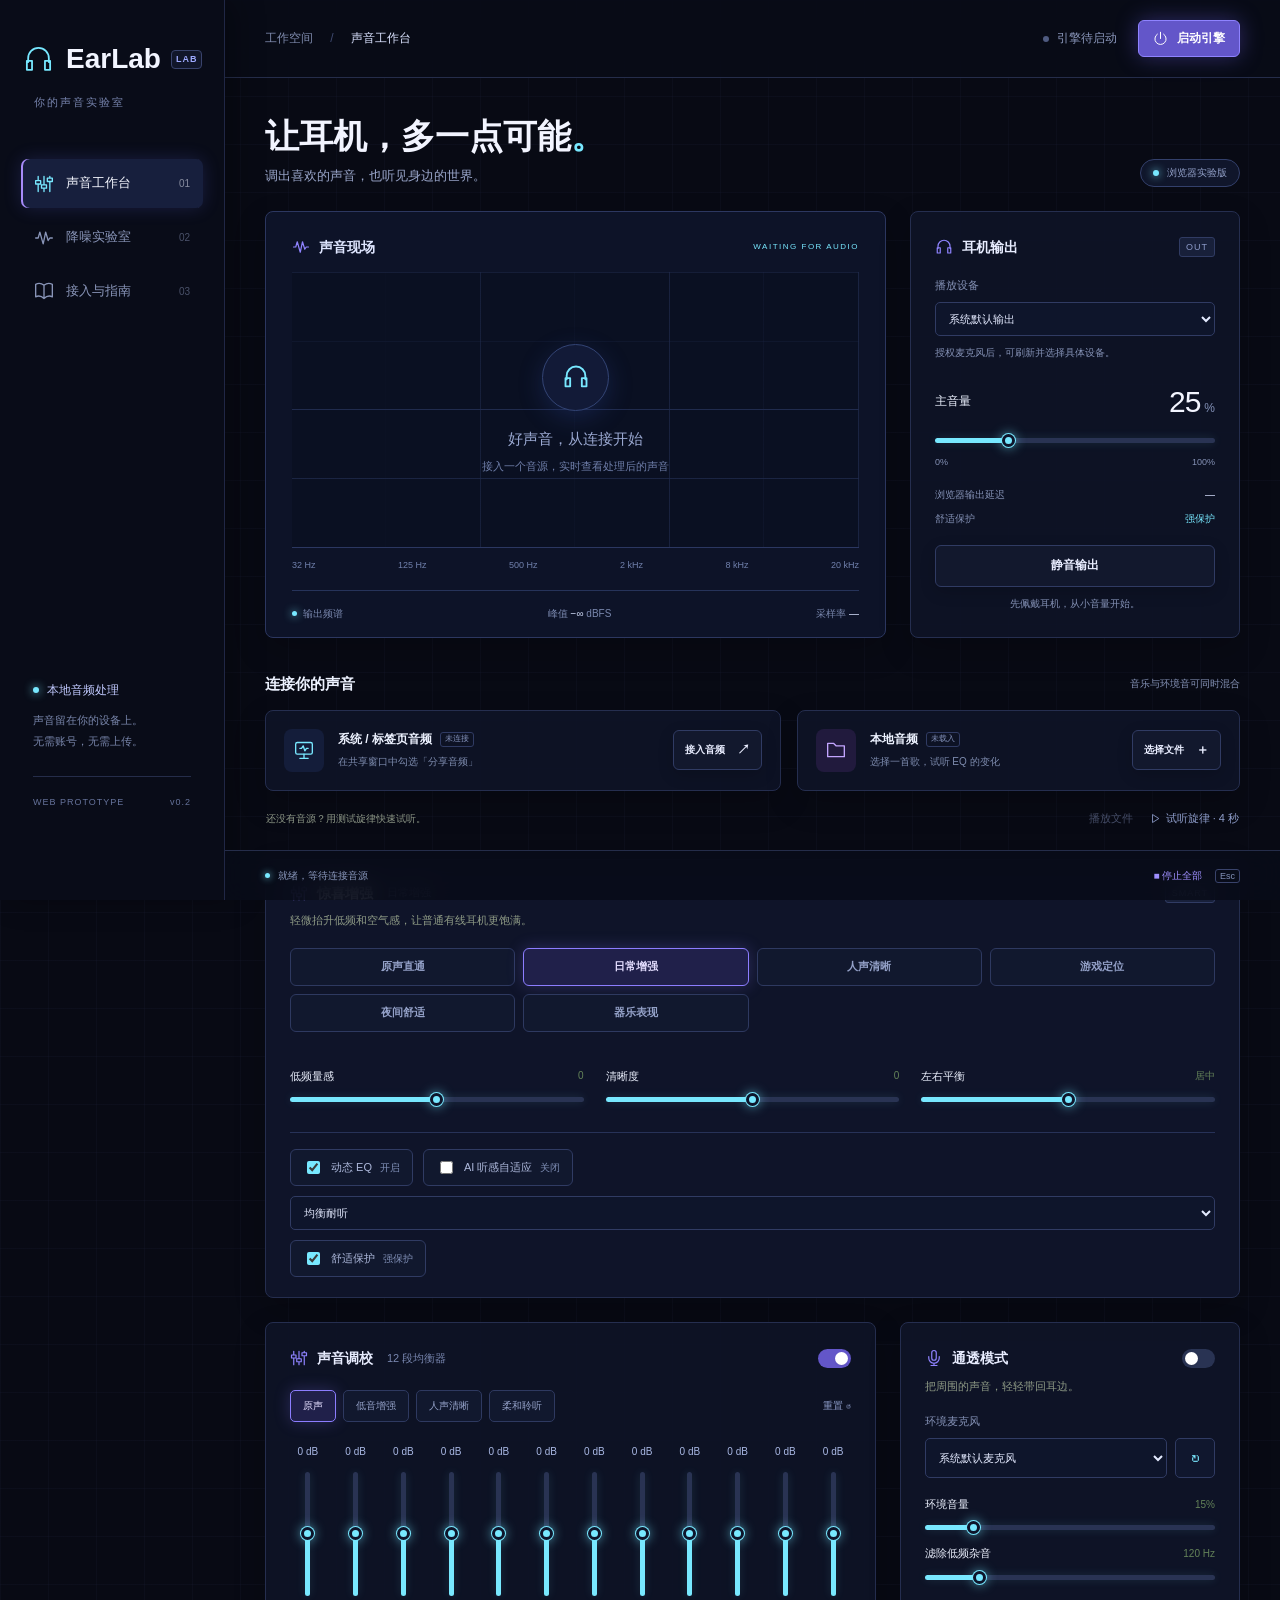
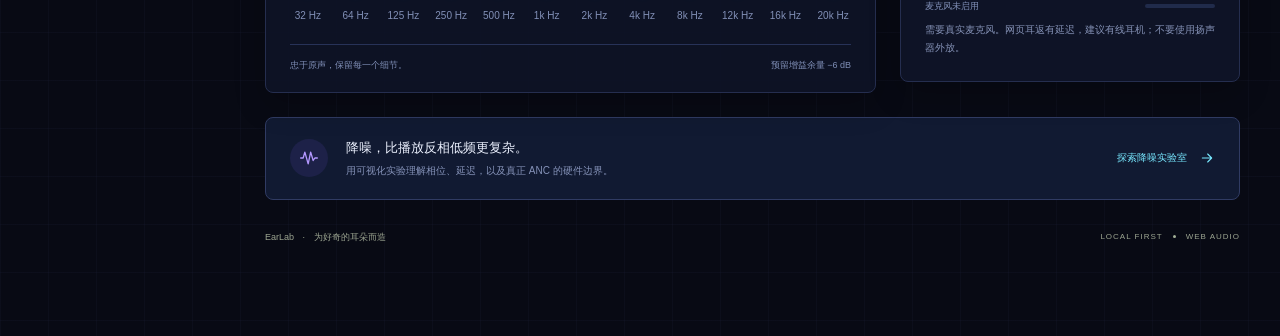
<file: index.html>
<!doctype html>
<html lang="zh-CN">
<head>
  <meta charset="utf-8">
  <meta name="viewport" content="width=device-width,initial-scale=1">
  <meta name="theme-color" content="#f5f6f2">
  <title>EarLab — 让耳机，多一点可能</title>
  <link rel="stylesheet" href="styles.css?v=0.4">
  <script src="app.js?v=0.4" defer></script>
</head>
<body>
<svg class="icon-defs" xmlns="http://www.w3.org/2000/svg" aria-hidden="true"><defs>
  <symbol id="i-headphone" viewBox="0 0 24 24"><path d="M4 14v-3a8 8 0 0 1 16 0v3M4 13H3v7h4v-7H4Zm16 0h1v7h-4v-7h3Z"/></symbol>
  <symbol id="i-sliders" viewBox="0 0 24 24"><path d="M5 3v5m0 4v9M12 3v10m0 4v4M19 3v2m0 4v12M2 8h6v4H2zM9 13h6v4H9zM16 5h6v4h-6z"/></symbol>
  <symbol id="i-wave" viewBox="0 0 24 24"><path d="M2 12h3l2-7 4 14 3-14 3 10 2-3h3"/></symbol>
  <symbol id="i-book" viewBox="0 0 24 24"><path d="M12 5v16M12 5C8 2 4 3 2 4v15c4-2 7-1 10 2 3-3 6-4 10-2V4c-2-1-6-2-10 1Z"/></symbol>
  <symbol id="i-mic" viewBox="0 0 24 24"><rect x="9" y="2" width="6" height="13" rx="3"/><path d="M5 10v2a7 7 0 0 0 14 0v-2M12 19v3m-4 0h8"/></symbol>
  <symbol id="i-screen" viewBox="0 0 24 24"><rect x="2" y="3" width="20" height="14" rx="2"/><path d="M12 17v5m-5 0h10M7 10h2l2-3 2 6 2-3h2"/></symbol>
  <symbol id="i-arrow" viewBox="0 0 24 24"><path d="M5 12h14m-6-6 6 6-6 6"/></symbol>
  <symbol id="i-play" viewBox="0 0 24 24"><path d="m9 5 11 7-11 7Z"/></symbol>
  <symbol id="i-folder" viewBox="0 0 24 24"><path d="M2 7V4h7l3 3h10v13H2V7Z"/></symbol>
  <symbol id="i-power" viewBox="0 0 24 24"><path d="M12 2v10m-5-7a9 9 0 1 0 10 0"/></symbol>
</defs></svg>
<aside class="sidebar">
  <a class="brand" href="#studio"><span class="brand-mark"><svg><use href="#i-headphone"/></svg></span>EarLab<span class="version">LAB</span></a>
  <div class="sidebar-caption">你的声音实验室</div>
  <nav aria-label="主导航">
    <a href="#studio" class="nav-item active" data-page="studio"><svg><use href="#i-sliders"/></svg>声音工作台<span>01</span></a>
    <a href="#anc" class="nav-item" data-page="anc"><svg><use href="#i-wave"/></svg>降噪实验室<span>02</span></a>
    <a href="#guide" class="nav-item" data-page="guide"><svg><use href="#i-book"/></svg>接入与指南<span>03</span></a>
  </nav>
  <div class="sidebar-bottom"><div class="local-indicator"><i></i>本地音频处理</div><p>声音留在你的设备上。<br>无需账号，无需上传。</p><div class="build">WEB PROTOTYPE <span>v0.2</span></div></div>
</aside>
<div class="main-shell">
  <header class="topbar"><div class="breadcrumb">工作空间 <span>/</span> <b id="page-label">声音工作台</b></div><div class="engine-status"><i id="engine-dot"></i><span id="engine-status">引擎待启动</span></div><button id="power" class="button primary small"><svg><use href="#i-power"/></svg>启动引擎</button></header>
  <main>
    <section id="page-studio" class="page">
      <div class="page-heading"><div><div class="eyebrow">A LITTLE MORE FROM YOUR HEADPHONES</div><h1>让耳机，多一点可能<span>。</span></h1><p>调出喜欢的声音，也听见身边的世界。</p></div><span class="outline-pill"><i></i>浏览器实验版</span></div>
      <div id="compat-banner" class="notice" hidden></div>
      <div class="hero-grid">
        <section class="monitor card">
          <div class="panel-heading"><span><svg><use href="#i-wave"/></svg>声音现场</span><span class="tiny-label" id="monitor-state">WAITING FOR AUDIO</span></div>
          <div class="monitor-plot"><canvas id="spectrum" aria-label="实时输出频谱，等待音源"></canvas><div class="monitor-empty" id="monitor-empty"><span class="pulse-ring"><svg><use href="#i-headphone"/></svg></span><b>好声音，从连接开始</b><span>接入一个音源，实时查看处理后的声音</span></div></div>
          <div class="plot-labels"><span>32 Hz</span><span>125 Hz</span><span>500 Hz</span><span>2 kHz</span><span>8 kHz</span><span>20 kHz</span></div>
          <div class="monitor-footer"><span><i class="legend-dot"></i>输出频谱</span><span>峰值 <b id="peak-value">−∞</b> dBFS</span><span>采样率 <b id="sample-rate">—</b></span></div>
        </section>
        <section class="output card">
          <div class="panel-heading"><span><svg><use href="#i-headphone"/></svg>耳机输出</span><span class="tag">OUT</span></div>
          <label class="field-label" for="output-device">播放设备</label><select id="output-device"><option value="">系统默认输出</option></select>
          <p class="field-hint" id="output-hint">请先把系统播放设备设为耳机。</p>
          <div class="volume-heading"><label for="master">主音量</label><strong id="master-value">25<span>%</span></strong></div><input id="master" type="range" min="0" max="100" value="25" aria-label="主音量百分比"><div class="range-ends"><span>0%</span><span>100%</span></div>
          <div class="output-stats"><span>浏览器输出延迟 <b id="latency">—</b></span><span>舒适保护 <b class="green" id="limiter-output-state">强保护</b></span></div>
          <button id="mute" class="button full" aria-pressed="false">静音输出</button>
          <p class="field-hint center">先佩戴耳机，从小音量开始。</p>
        </section>
      </div>
      <div class="section-title"><h2>连接你的声音</h2><span>音乐与环境音可同时混合</span></div>
      <div class="sources-grid">
        <section class="card source-card"><div class="source-icon"><svg><use href="#i-screen"/></svg></div><div class="source-copy"><div class="source-title"><h3>系统 / 标签页音频</h3><span class="status-tag" id="system-state">未连接</span></div><p id="system-description">在共享窗口中勾选「分享音频」</p></div><button id="system-connect" class="button">接入音频 <span>↗</span></button></section>
        <section class="card source-card"><div class="source-icon beige"><svg><use href="#i-folder"/></svg></div><div class="source-copy"><div class="source-title"><h3>本地音频</h3><span class="status-tag" id="file-state">未载入</span></div><p id="file-name">选择一首歌，试听 EQ 的变化</p></div><button id="choose-file" class="button">选择文件 <span>＋</span></button><input type="file" id="audio-file" accept="audio/*,.mp3,.wav,.ogg,.m4a,.flac" hidden></section>
      </div>
      <div class="playback-strip"><span id="source-summary">还没有音源？用测试旋律快速试听。</span><div><button id="file-play" class="text-button" disabled>播放文件</button><button id="test-sound" class="text-button"><svg><use href="#i-play"/></svg>试听旋律 · 4 秒</button></div></div>
      <section class="card enhancement-card" aria-label="惊喜增强组合">
        <div class="panel-heading"><span><svg><use href="#i-sliders"/></svg>惊喜增强 <small id="enhancement-mode">日常增强</small></span><span class="tag">SMART</span></div>
        <p class="section-description" id="enhancement-description">轻微抬升低频和空气感，让普通有线耳机更饱满。</p>
        <div class="scene-row" role="group" aria-label="场景增强模式"><button class="scene" data-scene="raw" aria-pressed="false">原声直通</button><button class="scene active" data-scene="daily" aria-pressed="true">日常增强</button><button class="scene" data-scene="voice" aria-pressed="false">人声清晰</button><button class="scene" data-scene="game" aria-pressed="false">游戏定位</button><button class="scene" data-scene="night" aria-pressed="false">夜间舒适</button><button class="scene" data-scene="instrumental" aria-pressed="false">器乐表现</button></div>
        <div class="enhancement-grid">
          <div><div class="slider-heading"><label for="taste-bass">低频量感</label><b id="taste-bass-value">0</b></div><input id="taste-bass" type="range" min="-3" max="3" value="0" step="1"></div>
          <div><div class="slider-heading"><label for="taste-clarity">清晰度</label><b id="taste-clarity-value">0</b></div><input id="taste-clarity" type="range" min="-3" max="3" value="0" step="1"></div>
          <div><div class="slider-heading"><label for="balance">左右平衡</label><b id="balance-value">居中</b></div><input id="balance" type="range" min="-50" max="50" value="0" step="5"></div>
        </div>
        <div class="enhancement-switches"><label><input type="checkbox" id="dynamic-eq" checked>动态 EQ <span id="dynamic-state">开启</span></label><label><input type="checkbox" id="ai-adaptive">AI 听感自适应 <span id="ai-state">关闭</span></label><select id="ai-mode" aria-label="AI 听感目标"><option value="balanced">均衡耐听</option><option value="vocal">人声优先</option><option value="immersive">沉浸增强</option></select><label><input type="checkbox" id="safe-limit" checked>舒适保护 <span id="protection-state">强保护</span></label></div>
      </section>
      <div class="processing-grid">
        <section class="card eq-card"><div class="panel-heading"><span><svg><use href="#i-sliders"/></svg>声音调校 <small>12 段均衡器</small></span><label class="switch"><input type="checkbox" id="eq-enabled" checked aria-label="启用均衡器"><span></span></label></div><div class="preset-row" role="group" aria-label="均衡器预设"><button class="preset active" data-preset="flat" aria-pressed="true">原声</button><button class="preset" data-preset="bass" aria-pressed="false">低音增强</button><button class="preset" data-preset="vocal" aria-pressed="false">人声清晰</button><button class="preset" data-preset="soft" aria-pressed="false">柔和聆听</button><button id="eq-reset" class="text-button reset">重置 ↺</button></div><div class="equalizer" id="equalizer"></div><div class="eq-footer"><span id="eq-description">忠于原声，保留每一个细节。</span><span>预留增益余量 −6 dB</span></div></section>
        <section class="card transparency"><div class="panel-heading"><span><svg><use href="#i-mic"/></svg>通透模式</span><label class="switch"><input type="checkbox" id="transparency" aria-label="开启通透模式"><span></span></label></div><p class="section-description">把周围的声音，轻轻带回耳边。</p><label for="mic-device" class="field-label">环境麦克风</label><div class="device-row"><select id="mic-device"><option value="">系统默认麦克风</option></select><button id="refresh-devices" class="icon-button" title="刷新音频设备" aria-label="刷新音频设备">↻</button></div><div class="slider-heading"><label for="ambient">环境音量</label><b id="ambient-value">15%</b></div><input id="ambient" type="range" min="0" max="100" value="15"><div class="slider-heading filter-heading"><label for="highpass">滤除低频杂音</label><b id="highpass-value">120 Hz</b></div><input id="highpass" type="range" min="40" max="500" value="120" step="10"><div class="mic-meter"><span id="mic-state">麦克风未启用</span><div><i id="mic-level"></i></div></div><p class="field-hint">需要真实麦克风。网页耳返有延迟，建议有线耳机；不要使用扬声器外放。</p></section>
      </div>
      <a class="anc-teaser" href="#anc"><span class="teaser-icon"><svg><use href="#i-wave"/></svg></span><div><h3>降噪，比播放反相低频更复杂。</h3><p>用可视化实验理解相位、延迟，以及真正 ANC 的硬件边界。</p></div><span class="teaser-link">探索降噪实验室 <svg><use href="#i-arrow"/></svg></span></a>
    </section>
    <section id="page-anc" class="page" hidden>
      <div class="page-heading"><div><div class="eyebrow">THE SCIENCE OF QUIET</div><h1>安静，需要恰好相反<span>。</span></h1><p>调整延迟，看看一次理想的抵消如何失效。</p></div><span class="outline-pill">反相耳返试听 + 数学演示</span></div>
      <div class="notice">可启用下面的反相耳返测试试听。普通麦克风 + 浏览器无法保证耳内降噪，声音也可能增强；请佩戴有线耳机、保持低音量，出现啸叫或不适立即关闭或按 Esc。</div>
      <section class="card guide-card" aria-label="实际反相耳返测试">
        <div class="panel-heading"><span><svg><use href="#i-mic"/></svg>反相耳返测试 · 实际输出</span><button id="anc-live-toggle" class="button primary" aria-pressed="false">启用测试</button></div>
        <p id="anc-live-status" role="status">测试已关闭 · 不输出反相信号</p>
        <p>开启后，采集工作台所选麦克风，将约 40–400 Hz 的低频成分反相送入耳机；再次点击关闭，立即断开测试并释放这一路麦克风。测试与通透模式互斥，音乐可继续播放。</p>
        <div class="sim-result" style="margin-top:14px;padding-top:14px"><div><span>更容易听出差异</span><strong id="anc-tone-state" style="font-size:20px">对比音已停止</strong></div><p>播放固定 160 Hz 测试音。打开反相测试后，会在数字混音中叠加等幅反相信号，理想情况下明显变安静。</p><button id="anc-tone-toggle" class="button">播放对比音</button></div>
        <div class="slider-heading"><label for="anc-live-volume">测试音量</label><b id="anc-live-volume-value">5%</b></div>
        <input id="anc-live-volume" type="range" min="0" max="20" value="5" step="1">
        <p class="field-hint">默认关闭，不自动恢复。下方相位、延迟与幅度控件只控制数学演示，不改变实际测试声音；这里的 5% 是数字增益，不代表降噪强度或实际声压。</p>
      </section>
      <section class="card simulation"><div class="panel-heading"><span><svg><use href="#i-wave"/></svg>相位与延迟实验</span><span class="tag">SIMULATION</span></div><canvas id="anc-canvas" aria-label="外部噪声、反相信号与合成残余的数学曲线"></canvas><div class="sim-legend"><span><i style="background:#819690"></i>原始噪声</span><span><i style="background:#bb9355"></i>延迟后的反相信号</span><span><i style="background:#277c5e"></i>合成残余</span></div><div class="sim-controls"><div><div class="slider-heading"><label for="anc-frequency">噪声频率</label><b id="anc-frequency-value">200 Hz</b></div><input type="range" id="anc-frequency" min="50" max="1000" step="10" value="200"></div><div><div class="slider-heading"><label for="anc-delay">处理延迟</label><b id="anc-delay-value">0.0 ms</b></div><input type="range" id="anc-delay" min="0" max="10" step="0.1" value="0"></div><div><div class="slider-heading"><label for="anc-strength">反相信号幅度</label><b id="anc-strength-value">100%</b></div><input type="range" id="anc-strength" min="0" max="150" step="1" value="100"></div></div><div class="sim-result"><div><span>理想模型中的残余幅度</span><strong id="anc-residual">0%</strong></div><p id="anc-explanation">零延迟、等幅反相时，单频信号在数学模型中完全抵消。</p><button id="anc-reset" class="button">恢复理想条件</button></div><p class="field-hint">模型假设单一纯音、同一测量点与理想声学路径。周期性的“再次抵消”只适用于这个纯音，不代表真实环境降噪有效。</p></section>
      <div class="explain-grid"><article class="card"><span class="step-number">01 / 原理</span><h3>不是任意一束低频</h3><p>抵消需要让反噪声到达耳膜时，与当时的噪声幅度相同、相位相反。延迟、耳塞密封性和耳道形状都会改变结果，甚至使噪声增强。</p></article><article class="card"><span class="step-number">02 / 硬件</span><h3>麦克风的位置很重要</h3><p>真正的 ANC 通常使用耳机外部参考麦克风、耳内误差麦克风和专用低延迟 DSP。电脑或线控麦克风无法直接测量耳膜处的残余噪声。</p></article><article class="card"><span class="step-number">03 / 下一版</span><h3>先软件，再硬件</h3><p>先用桌面音频引擎实现系统路由、EQ 与通透。要实现有效 ANC，需要另行开发带麦克风与 DSP 的耳机或 USB 音频硬件。</p></article></div>
    </section>
    <section id="page-guide" class="page" hidden>
      <div class="page-heading"><div><div class="eyebrow">PLUG IN. TUNE IN.</div><h1>从这里，开始聆听<span>。</span></h1><p>三分钟接入，了解每一段声音的去向。</p></div></div>
      <section class="card guide-card"><h2>快速开始</h2><ol class="steps"><li><b>连接有线耳机</b><p>在 Windows 声音设置中选它作为输出设备，降低系统音量，再点击「启动引擎」。网页音量不是实际声压级。</p></li><li><b>选择一个音乐输入</b><p>优先使用本地文件或测试旋律检查链路。共享音频时，选择其他标签页并勾选「分享标签页音频」。Windows 上的 Chrome / Edge 还可能提供整个屏幕的系统音频共享。</p></li><li><b>调节 EQ，混入环境音</b><p>选择预设或拖动 12 段均衡器。打开通透开关并允许麦克风访问，从较低环境音量开始。切换麦克风会重新请求该设备。</p></li></ol><div class="notice">共享整个系统的声音可能重新捕获 EarLab 自己的输出而产生回路。建议先共享单个其他标签页；不要共享本页。出现重复声或啸叫时按 Esc 停止全部音频。</div></section>
      <section class="card guide-card"><h2>声音如何流动</h2><div class="route"><span>标签页 / 文件 / 测试音</span><b>→</b><span>余量 + 6 段 EQ</span><b>→</b><span>混音 + 峰值压缩</span><b>→</b><span>耳机</span></div><div class="route"><span>环境麦克风</span><b>→</b><span>高通 + 低通 + 环境音量</span><b>↗</b><span>同一混音输出</span></div><p>音乐输入一次启用一种，通透可叠加。EQ 只调节音乐输入；环境监听有独立滤波与音量。电平显示为数字信号 dBFS，输出延迟为浏览器估计，不包含完整麦克风输入、声学路径与硬件延迟。峰值压缩不等于听力保护。</p></section>
      <section class="card guide-card"><h2>HTML 版能做到什么</h2><div class="table-wrap"><table><thead><tr><th>能力</th><th>这一版</th><th>进一步实现</th></tr></thead><tbody><tr><td>音频调节</td><td><span class="green">可用</span> · Web Audio 均衡器与混音</td><td>桌面 DSP 可提供更稳定的后台处理</td></tr><tr><td>系统音频接入</td><td><span class="green">部分可用</span> · 浏览器授权共享</td><td>Windows 虚拟音频驱动 + WASAPI</td></tr><tr><td>虚拟声卡设备</td><td>网页无法安装或注册</td><td>驱动、签名、安装器与设备路由</td></tr><tr><td>通透模式</td><td><span class="green">可用</span> · 麦克风实时耳返</td><td>耳机专用麦克风与低延迟音频引擎</td></tr><tr><td>主动降噪 ANC</td><td>数学演示 + 反相耳返试听，未实现有效 ANC</td><td>声学校准、参考 / 误差麦克风、专用 DSP</td></tr></tbody></table></div></section>
      <section class="card guide-card"><h2>部署与常见问题</h2><details open><summary>如何在本机测试或部署？</summary><p>推荐在项目目录运行 <code>python -m http.server 8765 --bind 127.0.0.1</code>，再访问 <code>http://localhost:8765</code>。远程部署使用 HTTPS 静态托管，保留 index.html、styles.css 和 app.js 的同级关系。直接打开 HTML 可尝试本地播放，但采集权限依浏览器而异。</p></details><details><summary>共享后无声，或者听见两份声音？</summary><p>确认共享对话框勾选音频，且所选来源正在播放。部分系统 / 浏览器不支持系统音频捕获。来源原声可能继续播放，网页无法保证替代原播放路径；需在来源端或系统中正确路由，勿只调低整个系统音量来做处理前后比较。</p></details><details><summary>为什么没有输出设备，或者有蓝牙延迟？</summary><p>设备名称通常在麦克风授权后才显示。输出切换还需要浏览器支持 AudioContext.setSinkId；不支持时请从系统设置切换。蓝牙协议自身引入额外延迟，开启蓝牙麦克风还可能切换到较低音质模式。</p></details><details><summary>网页关闭后会继续录音吗？</summary><p>不会。停止引擎、按 Esc 或离开本页会释放所有采集轨道。音频只在本地内存中处理，本项目没有录制、上传或后台服务。普通网页不是全系统常驻音频驱动，后台运行可能被浏览器暂停。</p></details></section>
    </section>
    <footer><span>EarLab <b>·</b> 为好奇的耳朵而造</span><span>LOCAL FIRST <i></i> WEB AUDIO</span></footer>
  </main>
</div>
<div class="safety-bar"><span><i></i><span id="session-state">就绪，等待连接音源</span></span><button id="stop-all">■ 停止全部 <kbd>Esc</kbd></button></div>
<div id="toast" role="status" aria-live="polite" hidden></div>
</body>
</html>
</file>
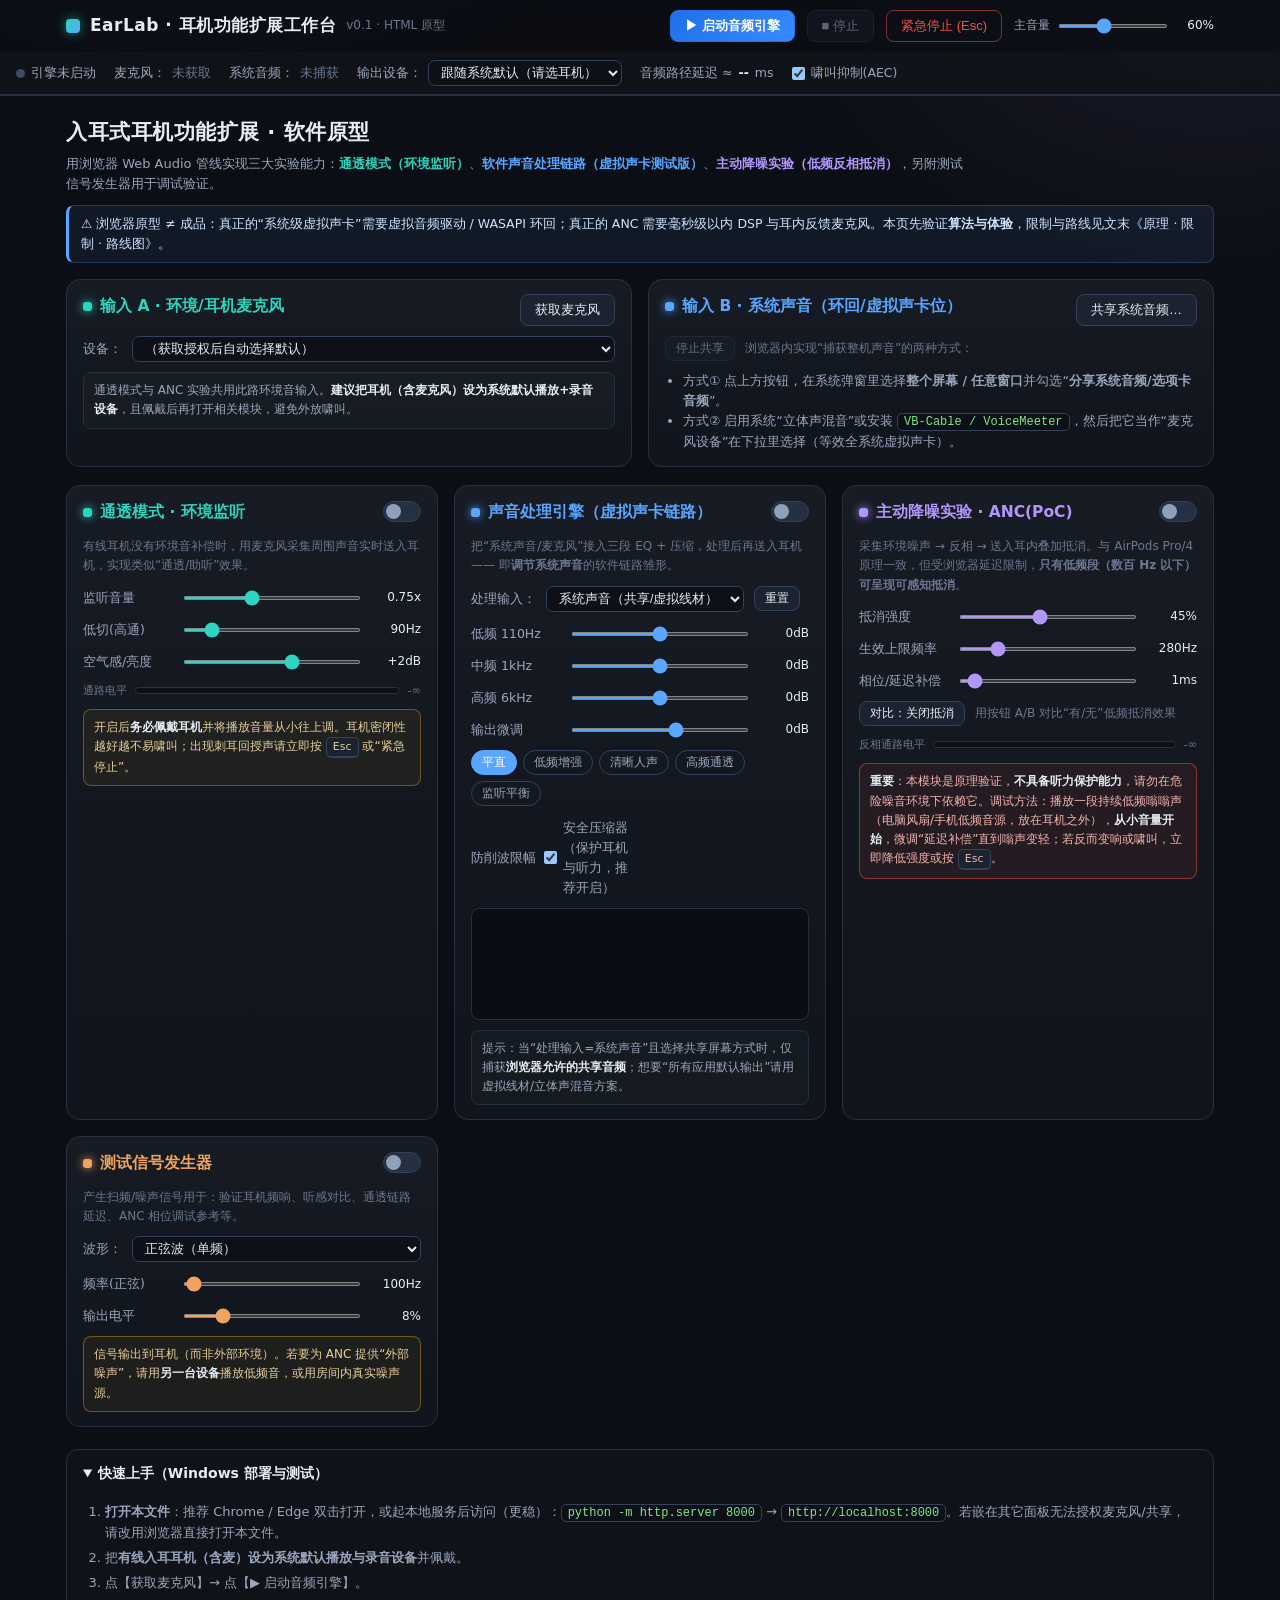
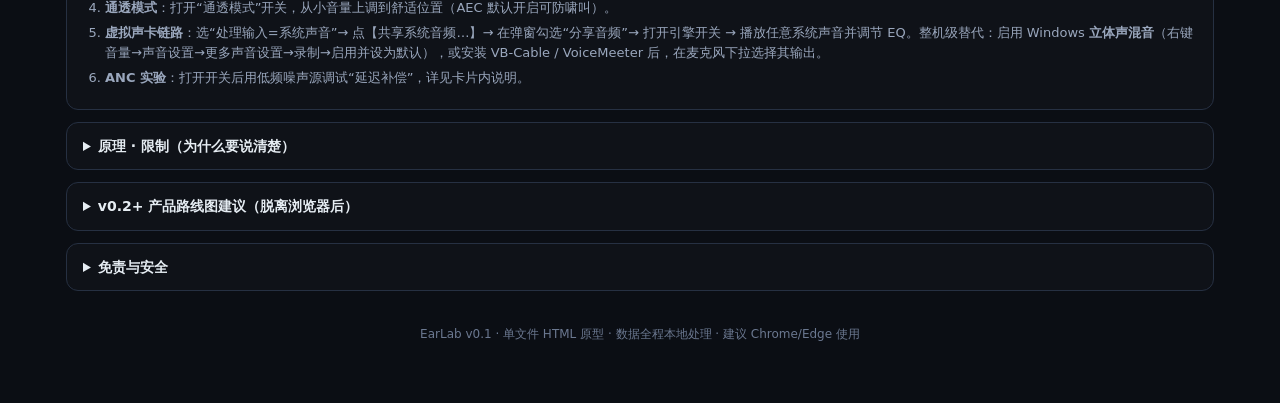
<file: EarLab_v0.1.html>
<!DOCTYPE html>
<html lang="zh-CN">
<head>
<meta charset="UTF-8">
<meta name="viewport" content="width=device-width, initial-scale=1">
<meta name="color-scheme" content="dark">
<title>EarLab · 入耳式耳机功能扩展工作台 v0.1</title>
<style>
:root{
  --bg0:#0b0e14; --bg1:#10141c; --panel:#161b24; --panel2:#1b2230;
  --line:#263042; --line2:#33415a;
  --tx:#e6edf3; --tx2:#9aa7bd; --tx3:#6b7890;
  --ac:#58a6ff; --a2:#2dd4bf; --b2:#58a6ff; --c2:#b197fc; --d2:#f0a35e;
  --ok:#3fb950; --warn:#d29922; --danger:#f85149;
}
*{box-sizing:border-box; margin:0; padding:0;}
html,body{background:var(--bg0); color:var(--tx);
  font-family:"PingFang SC","Microsoft YaHei","Segoe UI",system-ui,sans-serif;
  font-size:14px; line-height:1.6;}
body{background:
  radial-gradient(900px 500px at 15% -10%, rgba(88,166,255,.10), transparent 60%),
  radial-gradient(800px 500px at 95% 0%, rgba(177,151,252,.09), transparent 55%),
  var(--bg0);
  min-height:100vh; padding-bottom:60px;}
.wrap{max-width:1180px; margin:0 auto; padding:0 16px;}

/* ---------- header ---------- */
header{position:sticky; top:0; z-index:20; backdrop-filter:blur(10px);
  background:rgba(11,14,20,.82); border-bottom:1px solid var(--line);}
.hbar{display:flex; align-items:center; gap:12px; flex-wrap:wrap; padding:10px 16px; max-width:1180px; margin:0 auto;}
.logo{display:flex; align-items:center; gap:10px; margin-right:auto;}
.logo .dot{width:14px;height:14px;border-radius:4px;background:linear-gradient(135deg,#2dd4bf,#58a6ff); box-shadow:0 0 12px rgba(45,212,191,.6);}
.logo b{font-size:17px; letter-spacing:.5px;}
.logo span{color:var(--tx3); font-size:12px;}

.btn{border:1px solid var(--line2); background:var(--panel2); color:var(--tx);
  padding:6px 14px; border-radius:8px; cursor:pointer; font-size:13px; transition:.15s;}
.btn:hover{border-color:var(--ac); color:var(--ac);}
.btn:active{transform:translateY(1px);}
.btn.primary{background:linear-gradient(135deg,#1f6feb,#388bfd); border-color:#1f6feb; color:#fff; font-weight:600;}
.btn.primary:hover{filter:brightness(1.1); color:#fff;}
.btn.danger{background:transparent; border-color:rgba(248,81,73,.5); color:var(--danger);}
.btn.danger:hover{background:rgba(248,81,73,.12); border-color:var(--danger);}
.btn:disabled{opacity:.4; cursor:not-allowed;}
.btn small{opacity:.75; font-weight:400;}

/* status strip */
.status{display:flex; gap:10px 18px; flex-wrap:wrap; align-items:center; padding:8px 16px;
  background:rgba(255,255,255,.02); border-bottom:1px solid var(--line); font-size:12.5px; color:var(--tx2);}
.status b{color:var(--tx); font-weight:600;}
.st{display:inline-flex; align-items:center; gap:6px; white-space:nowrap;}
.led{width:9px;height:9px;border-radius:50%; background:#3d4a63; display:inline-block;}
.led.on{background:var(--ok); box-shadow:0 0 8px var(--ok);}
.led.err{background:var(--danger); box-shadow:0 0 8px var(--danger);}
.led.warn{background:var(--warn);}

/* ---------- layout ---------- */
.hero{margin:20px 0 6px;}
.hero h1{font-size:21px; letter-spacing:.5px;}
.hero p{color:var(--tx2); font-size:13px; margin-top:4px; max-width:900px;}
.tip{background:rgba(88,166,255,.08); border:1px solid rgba(88,166,255,.25); border-left:3px solid var(--ac);
  padding:8px 12px; border-radius:8px; font-size:12.5px; color:#cfe4ff; margin-top:10px;}

.grid{display:grid; grid-template-columns:repeat(auto-fit,minmax(330px,1fr)); gap:16px; margin:18px 0 8px;}
.card{background:linear-gradient(180deg,var(--panel),var(--bg1)); border:1px solid var(--line);
  border-radius:14px; padding:14px 16px; display:flex; flex-direction:column; gap:10px;}
.card .ch{display:flex; align-items:flex-start; gap:10px;}
.card h3{font-size:15.5px; display:flex; align-items:center; gap:8px;}
.card h3 .tick{width:9px;height:9px;border-radius:3px;display:inline-block;box-shadow:0 0 10px currentColor;}
.card .desc{color:var(--tx3); font-size:12px; margin-top:2px;}
.c-a h3{color:var(--a2);} .c-a{--ac:var(--a2);}
.c-b h3{color:var(--b2);} .c-b{--ac:var(--b2);}
.c-c h3{color:var(--c2);} .c-c{--ac:var(--c2);}
.c-d h3{color:var(--d2);} .c-d{--ac:var(--d2);}

/* switch */
.sw{position:relative; width:38px; height:21px; flex:0 0 auto; margin-top:1px;}
.sw input{opacity:0; width:0; height:0;}
.sw i{position:absolute; inset:0; border-radius:20px; background:#263043; cursor:pointer; transition:.18s; border:1px solid var(--line2);}
.sw i::after{content:""; position:absolute; width:15px;height:15px; border-radius:50%;
  background:#8fa0bb; top:2px; left:2px; transition:.18s;}
.sw input:checked + i{background:var(--ac); border-color:var(--ac);}
.sw input:checked + i::after{left:18px; background:#fff;}

.row{display:flex; align-items:center; gap:10px; flex-wrap:wrap;}
.rctl{display:flex; align-items:center; gap:8px; width:100%; margin-top:2px;}
.rctl label{width:92px; color:var(--tx2); font-size:12.5px; flex:0 0 auto;}
.rctl input[type=range]{flex:1; min-width:0;}
.rctl .val{width:52px; text-align:right; color:var(--tx); font-size:12px; font-variant-numeric:tabular-nums;}
input[type=range]{accent-color:var(--ac); height:4px; cursor:pointer;}
select,input[type=text]{background:#0d1117; color:var(--tx); border:1px solid var(--line2); border-radius:7px; padding:4px 8px; font-size:12.5px; max-width:100%;}
select:focus{outline:1px solid var(--ac);}
.chips{display:flex; gap:6px; flex-wrap:wrap;}
.chip{font-size:12px; padding:3px 10px; border-radius:20px; border:1px solid var(--line2); background:transparent; color:var(--tx2); cursor:pointer;}
.chip:hover{border-color:var(--ac); color:var(--ac);}
.chip.on{background:var(--ac); border-color:var(--ac); color:#fff;}

.meter{height:7px; background:#0d1117; border:1px solid var(--line); border-radius:6px; overflow:hidden;}
.meter i{display:block; height:100%; width:0%; background:linear-gradient(90deg,#3fb950,#d29922,#f85149); transition:none;}
.mrow{display:flex; align-items:center; gap:8px; font-size:11px; color:var(--tx3);}
.mrow .meter{flex:1;}
.note{font-size:12px; padding:8px 10px; border-radius:8px; border:1px solid var(--line); background:rgba(255,255,255,.02); color:var(--tx2);}
.note.warn{border-color:rgba(210,153,34,.45); background:rgba(210,153,34,.07); color:#e8cf9a;}
.note.danger{border-color:rgba(248,81,73,.5); background:rgba(248,81,73,.08); color:#f4b5b1;}
.note b{color:var(--tx);}

canvas.spec{width:100%; height:112px; background:#0a0e14; border:1px solid var(--line); border-radius:8px; display:block;}
.kbd{display:inline-block; border:1px solid var(--line2); border-bottom-width:2px; padding:0 6px; border-radius:5px; font-size:11px; background:var(--panel2);}

/* details */
.sec{margin-top:22px;}
details{border:1px solid var(--line); border-radius:12px; background:rgba(255,255,255,.015); margin-bottom:12px; overflow:hidden;}
summary{cursor:pointer; padding:12px 16px; font-weight:600; color:var(--tx); user-select:none;}
summary:hover{color:var(--ac);}
details .bd{padding:2px 18px 16px; color:var(--tx2); font-size:13px;}
details .bd h4{color:var(--tx); margin:12px 0 6px; font-size:13.5px;}
details .bd ul{margin-left:20px;}
details .bd li{margin:4px 0;}
details table{border-collapse:collapse; width:100%; margin:8px 0; font-size:12.5px;}
details th,details td{border:1px solid var(--line); padding:6px 10px; text-align:left;}
details th{background:var(--panel2); color:var(--tx);}
code{background:#0d1117; border:1px solid var(--line2); padding:1px 6px; border-radius:5px; font-size:12px; color:#7ee787;}
footer{color:var(--tx3); font-size:12px; text-align:center; margin-top:34px;}

#toast{position:fixed; left:50%; bottom:22px; transform:translateX(-50%); z-index:99;
  background:#1b2230; border:1px solid var(--ac); color:var(--tx); padding:9px 18px; border-radius:10px;
  font-size:13px; box-shadow:0 8px 30px rgba(0,0,0,.5); opacity:0; transition:.25s; pointer-events:none; max-width:80vw;}
#toast.show{opacity:1; transform:translateX(-50%) translateY(-4px);}
#toast.err{border-color:var(--danger); color:#ffc9c7;}

.grow{flex:1;}
.hr{height:1px;background:var(--line); margin:2px 0;}
@media (max-width:760px){ .grid{grid-template-columns:1fr;} }
</style>
</head>
<body>

<header>
  <div class="hbar">
    <div class="logo"><span class="dot"></span><b>EarLab · 耳机功能扩展工作台</b><span>v0.1 · HTML 原型</span></div>
    <button id="btnEngine" class="btn primary">▶ 启动音频引擎</button>
    <button id="btnStop" class="btn" disabled>■ 停止</button>
    <button id="btnPanic" class="btn danger" title="立即静音并断开所有音频链路（Esc）">紧急停止 (Esc)</button>
    <div style="display:flex;align-items:center;gap:8px;font-size:12px;color:var(--tx2);">
      <span style="white-space:nowrap">主音量</span>
      <input id="masterVol" type="range" min="0" max="1.5" step="0.01" value="0.6" style="width:110px;accent-color:var(--ac)">
      <span id="masterVolV" style="width:38px;color:var(--tx);text-align:right">60%</span>
    </div>
  </div>
  <div class="status">
    <span class="st"><span id="ledEngine" class="led"></span><span id="stEngine">引擎未启动</span></span>
    <span class="st">麦克风：<span id="stMic" class="" style="color:var(--tx3)">未获取</span></span>
    <span class="st">系统音频：<span id="stSys" style="color:var(--tx3)">未捕获</span></span>
    <span class="st">输出设备：
      <select id="outDeviceSel" style="width:auto;max-width:200px"><option value="">跟随系统默认（请选耳机）</option></select>
    </span>
    <span class="st">音频路径延迟 ≈ <b id="latLabel">--</b> ms</span>
    <label class="st" style="cursor:pointer" title="浏览器级回音消除，可减少耳返/通透模式啸叫，需重新获取麦克风后生效">
      <input type="checkbox" id="chkAec" checked> 啸叫抑制(AEC)
    </label>
  </div>
</header>

<div class="wrap">

  <div class="hero">
    <h1>入耳式耳机功能扩展 · 软件原型</h1>
    <p>用浏览器 Web Audio 管线实现三大实验能力：<b style="color:var(--a2)">通透模式（环境监听）</b>、<b style="color:var(--b2)">软件声音处理链路（虚拟声卡测试版）</b>、<b style="color:var(--c2)">主动降噪实验（低频反相抵消）</b>，另附测试信号发生器用于调试验证。</p>
    <div class="tip">⚠ 浏览器原型 ≠ 成品：真正的“系统级虚拟声卡”需要虚拟音频驱动 / WASAPI 环回；真正的 ANC 需要毫秒级以内 DSP 与耳内反馈麦克风。本页先验证<b>算法与体验</b>，限制与路线见文末《原理 · 限制 · 路线图》。</div>
  </div>

  <!-- 输入源 -->
  <div class="grid" style="grid-template-columns:1fr 1fr;margin-top:16px">
    <div class="card c-a">
      <div class="ch"><h3><span class="tick" style="background:var(--a2);color:var(--a2)"></span>输入 A · 环境/耳机麦克风</h3><div class="grow"></div><button id="btnMic" class="btn">获取麦克风</button></div>
      <div class="row" style="align-items:center">
        <label style="font-size:12.5px;color:var(--tx2)">设备：</label>
        <select id="micDeviceSel" style="flex:1"><option value="">（获取授权后自动选择默认）</option></select>
      </div>
      <div class="note">通透模式与 ANC 实验共用此路环境音输入。<b>建议把耳机（含麦克风）设为系统默认播放+录音设备</b>，且佩戴后再打开相关模块，避免外放啸叫。</div>
    </div>
    <div class="card c-b">
      <div class="ch"><h3><span class="tick" style="background:var(--b2);color:var(--b2)"></span>输入 B · 系统声音（环回/虚拟声卡位）</h3><div class="grow"></div><button id="btnSys" class="btn">共享系统音频…</button></div>
      <div class="row">
        <button id="btnSysStop" class="btn" style="font-size:12px;padding:3px 10px" disabled>停止共享</button>
        <span style="font-size:12px;color:var(--tx3)">浏览器内实现“捕获整机声音”的两种方式：</span>
      </div>
      <ul style="margin-left:18px;color:var(--tx2);font-size:12.5px">
        <li>方式① 点上方按钮，在系统弹窗里选择<b>整个屏幕 / 任意窗口</b>并勾选“<b>分享系统音频/选项卡音频</b>”。</li>
        <li>方式② 启用系统“立体声混音”或安装 <code>VB-Cable / VoiceMeeter</code>，然后把它当作“麦克风设备”在下拉里选择（等效全系统虚拟声卡）。</li>
      </ul>
    </div>
  </div>

  <!-- 模块卡片 -->
  <div class="grid">
    <!-- A 通透模式 -->
    <div class="card c-a">
      <div class="ch">
        <h3><span class="tick" style="background:var(--a2);color:var(--a2)"></span>通透模式 · 环境监听</h3>
        <div class="grow"></div>
        <label class="sw"><input type="checkbox" id="chkA"><i></i></label>
      </div>
      <div class="desc">有线耳机没有环境音补偿时，用麦克风采集周围声音实时送入耳机，实现类似“通透/助听”效果。</div>
      <div class="rctl"><label>监听音量</label><input id="aVol" type="range" min="0" max="2" step="0.01" value="0.75"><span class="val" id="aVolV">0.75x</span></div>
      <div class="rctl"><label>低切(高通)</label><input id="aLow" type="range" min="30" max="500" step="5" value="90"><span class="val" id="aLowV">90Hz</span></div>
      <div class="rctl"><label>空气感/亮度</label><input id="aBright" type="range" min="-8" max="8" step="0.5" value="2"><span class="val" id="aBrightV">+2dB</span></div>
      <div class="mrow"><span>通路电平</span><span class="meter"><i id="meterA"></i></span><span id="dBA">-∞</span></div>
      <div class="note warn">开启后<b>务必佩戴耳机</b>并将播放音量从小往上调。耳机密闭性越好越不易啸叫；出现刺耳回授声请立即按 <span class="kbd">Esc</span> 或“紧急停止”。</div>
    </div>

    <!-- B 声音处理引擎 -->
    <div class="card c-b">
      <div class="ch">
        <h3><span class="tick" style="background:var(--b2);color:var(--b2)"></span>声音处理引擎（虚拟声卡链路）</h3>
        <div class="grow"></div>
        <label class="sw"><input type="checkbox" id="chkB"><i></i></label>
      </div>
      <div class="desc">把“系统声音/麦克风”接入三段 EQ + 压缩，处理后再送入耳机 —— 即<b>调节系统声音</b>的软件链路雏形。</div>
      <div class="row">
        <label style="font-size:12.5px;color:var(--tx2)">处理输入：</label>
        <select id="selBIn">
          <option value="sys">系统声音（共享/虚拟线材）</option>
          <option value="mic">环境麦克风</option>
        </select>
        <button id="btnBReset" class="btn" style="font-size:12px;padding:3px 10px">重置</button>
      </div>
      <div class="rctl"><label>低频 110Hz</label><input id="bLow" type="range" min="-12" max="12" step="0.5" value="0"><span class="val" id="bLowV">0dB</span></div>
      <div class="rctl"><label>中频 1kHz</label><input id="bMid" type="range" min="-12" max="12" step="0.5" value="0"><span class="val" id="bMidV">0dB</span></div>
      <div class="rctl"><label>高频 6kHz</label><input id="bHigh" type="range" min="-12" max="12" step="0.5" value="0"><span class="val" id="bHighV">0dB</span></div>
      <div class="rctl"><label>输出微调</label><input id="bTrim" type="range" min="-18" max="12" step="0.5" value="0"><span class="val" id="bTrimV">0dB</span></div>
      <div class="chips" id="bPresets">
        <button class="chip on" data-p="flat">平直</button>
        <button class="chip" data-p="bass">低频增强</button>
        <button class="chip" data-p="vocal">清晰人声</button>
        <button class="chip" data-p="bright">高频通透</button>
        <button class="chip" data-p="mon">监听平衡</button>
      </div>
      <div class="rctl" style="margin-top:2px"><label style="width:auto">防削波限幅</label>
        <label style="display:flex;align-items:center;gap:6px;font-size:12.5px;color:var(--tx2);cursor:pointer">
          <input type="checkbox" id="chkLim" checked> 安全压缩器（保护耳机与听力，推荐开启）
        </label></div>
      <canvas class="spec" id="cvSpec"></canvas>
      <div class="note">提示：当“处理输入=系统声音”且选择共享屏幕方式时，仅捕获<b>浏览器允许的共享音频</b>；想要“所有应用默认输出”请用虚拟线材/立体声混音方案。</div>
    </div>

    <!-- C ANC -->
    <div class="card c-c">
      <div class="ch">
        <h3><span class="tick" style="background:var(--c2);color:var(--c2)"></span>主动降噪实验 · ANC(PoC)</h3>
        <div class="grow"></div>
        <label class="sw"><input type="checkbox" id="chkC"><i></i></label>
      </div>
      <div class="desc">采集环境噪声 → 反相 → 送入耳内叠加抵消。与 AirPods Pro/4 原理一致，但受浏览器延迟限制，<b>只有低频段（数百 Hz 以下）可呈现可感知抵消</b>。</div>
      <div class="rctl"><label>抵消强度</label><input id="cStr" type="range" min="0" max="100" step="1" value="45"><span class="val" id="cStrV">45%</span></div>
      <div class="rctl"><label>生效上限频率</label><input id="cCut" type="range" min="60" max="1200" step="10" value="280"><span class="val" id="cCutV">280Hz</span></div>
      <div class="rctl"><label>相位/延迟补偿</label><input id="cDel" type="range" min="0" max="20" step="0.5" value="1"><span class="val" id="cDelV">1ms</span></div>
      <div class="row" style="align-items:center">
        <button id="btnCBypass" class="btn" style="font-size:12px;padding:3px 10px">对比：关闭抵消</button>
        <span style="font-size:12px;color:var(--tx3)">用按钮 A/B 对比“有/无”低频抵消效果</span>
      </div>
      <div class="mrow"><span>反相通路电平</span><span class="meter"><i id="meterC"></i></span><span id="dBC">-∞</span></div>
      <div class="note danger"><b>重要</b>：本模块是原理验证，<b>不具备听力保护能力</b>，请勿在危险噪音环境下依赖它。调试方法：播放一段持续低频嗡嗡声（电脑风扇/手机低频音源，放在耳机之外），<b>从小音量开始</b>，微调“延迟补偿”直到嗡声变轻；若反而变响或啸叫，立即降低强度或按 <span class="kbd">Esc</span>。</div>
    </div>

    <!-- D 信号发生器 -->
    <div class="card c-d">
      <div class="ch">
        <h3><span class="tick" style="background:var(--d2);color:var(--d2)"></span>测试信号发生器</h3>
        <div class="grow"></div>
        <label class="sw"><input type="checkbox" id="chkD"><i></i></label>
      </div>
      <div class="desc">产生扫频/噪声信号用于：验证耳机频响、听感对比、通透链路延迟、ANC 相位调试参考等。</div>
      <div class="row">
        <label style="font-size:12.5px;color:var(--tx2)">波形：</label>
        <select id="selDWave" style="flex:1">
          <option value="sine">正弦波（单频）</option>
          <option value="square">方波（奇数谐波多）</option>
          <option value="sawtooth">锯齿波（全谐波）</option>
          <option value="noise">白噪声（全频测试）</option>
          <option value="pink">粉红噪声（听感平坦）</option>
        </select>
      </div>
      <div class="rctl"><label>频率(正弦)</label><input id="dFreq" type="range" min="20" max="4000" step="5" value="100"><span class="val" id="dFreqV">100Hz</span></div>
      <div class="rctl"><label>输出电平</label><input id="dVol" type="range" min="0" max="0.4" step="0.005" value="0.08"><span class="val" id="dVolV">8%</span></div>
      <div class="note warn">信号输出到耳机（而非外部环境）。若要为 ANC 提供“外部噪声”，请用<b>另一台设备</b>播放低频音，或用房间内真实噪声源。</div>
    </div>
  </div>

  <!-- 说明 -->
  <div class="sec">
    <details open>
      <summary>快速上手（Windows 部署与测试）</summary>
      <div class="bd">
        <ol style="margin-left:20px">
          <li><b>打开本文件</b>：推荐 Chrome / Edge 双击打开，或起本地服务后访问（更稳）：<code>python -m http.server 8000</code> → <code>http://localhost:8000</code>。若嵌在其它面板无法授权麦克风/共享，请改用浏览器直接打开本文件。</li>
          <li>把<b>有线入耳耳机（含麦）设为系统默认播放与录音设备</b>并佩戴。</li>
          <li>点【获取麦克风】→ 点【▶ 启动音频引擎】。</li>
          <li><b>通透模式</b>：打开“通透模式”开关，从小音量上调到舒适位置（AEC 默认开启可防啸叫）。</li>
          <li><b>虚拟声卡链路</b>：选“处理输入=系统声音”→ 点【共享系统音频…】→ 在弹窗勾选“分享音频”→ 打开引擎开关 → 播放任意系统声音并调节 EQ。整机级替代：启用 Windows <b>立体声混音</b>（右键音量→声音设置→更多声音设置→录制→启用并设为默认），或安装 VB-Cable / VoiceMeeter 后，在麦克风下拉选择其输出。</li>
          <li><b>ANC 实验</b>：打开开关后用低频噪声源调试“延迟补偿”，详见卡片内说明。</li>
        </ol>
      </div>
    </details>

    <details>
      <summary>原理 · 限制（为什么要说清楚）</summary>
      <div class="bd">
        <h4>1) 虚拟声卡：页面里能做到什么</h4>
        <p>网页无法注册操作系统级音频设备。真正的虚拟声卡 = 一个“虚拟播放设备”，让所有应用默认输出到它，再由程序处理后转发给物理耳机。浏览器只能通过两条近似路线：</p>
        <ul>
          <li>屏幕共享回环（本页已实现，需每次授权）；</li>
          <li>系统“立体声混音”/ VB-Cable 之类<b>虚拟线材</b>把整机声音呈现为一个麦克风（本页可直接选用，最接近虚拟声卡体验）。</li>
        </ul>
        <h4>2) ANC：浏览器为何做不出完整版</h4>
        <p>噪声抵消要求在噪声到达鼓膜前，发出精确反相的声波。关键指标是<b>端到端延迟</b>：</p>
        <table>
          <tr><th>频率</th><th>波长</th><th>浏览器链路 ~30ms 造成的相位误差</th><th>能否抵消</th></tr>
          <tr><td>100 Hz</td><td>3.4 m</td><td>≈3 个周期内约 11% 相位差</td><td>可部分抵消（低频嗡嗡声变轻）</td></tr>
          <tr><td>1 kHz</td><td>0.34 m</td><td>≈30 个周期，相位基本随机</td><td>不能，可能反而增强</td></tr>
        </table>
        <p>因此本模块把反相信号限制在 <b>300Hz 以下</b>做演示。AirPods 级 ANC 之所以可行，是因为专用 DSP（<b>亚毫秒</b>延迟）+ 耳内反馈麦克风 + 密闭腔体，三者缺一不可——那是硬件方案，不是软件可以替代的。</p>
        <h4>3) 通透模式：最适合网页实现</h4>
        <p>麦克风→耳机直通，几十毫秒延迟在人声/环境监听中可接受，配合低切、压缩与 AEC 即得到可用的监听链路。这正是本原型里最“成品化”的一个模块。</p>
      </div>
    </details>

    <details>
      <summary>v0.2+ 产品路线图建议（脱离浏览器后）</summary>
      <div class="bd">
        <ul>
          <li><b>v0.2 · Electron 桌面版</b>：Windows 用 <code>WASAPI Loopback</code> 直捕整机声音（免共享弹窗、免虚拟线材），打包成常驻托盘应用，实现真正的“开机即用的软件虚拟声卡 + 全局 EQ”；麦克风侧增加低延迟 ASIO/WASAPI Exclusive 模式。</li>
          <li><b>v0.3 · 专用 DSP 硬件（ANC 真正的路）</b>：有线耳机线控盒里集成低延迟降噪 DSP（如支持 ANC 的音频 Codec/DSP 芯片），做<b>前馈+反馈双麦克风闭环</b>；或用带 DSP 的 USB 音频方案（XMOS 类）承载 ANC、通透、EQ 三种模式并支持手机直插。</li>
          <li><b>模式统一入口</b>：通透 / 降噪 / EQ 三种处理在硬件上共享同一条 DSP 管线，用户按场景切换或混合。</li>
        </ul>
      </div>
    </details>

    <details>
      <summary>免责与安全</summary>
      <div class="bd">
        <p>本页为实验性软件原型，不构成助听器、听力保护或医疗设备。请始终保持合理音量（建议不超过 85dB 长时间听音），佩戴耳机调试 ANC/通透时从小音量开始，出现不适或啸叫立即停止。麦克风权限与屏幕共享均在本地处理，不上传任何音频数据。</p>
      </div>
    </details>
  </div>

  <footer>EarLab v0.1 · 单文件 HTML 原型 · 数据全程本地处理 · 建议 Chrome/Edge 使用</footer>
</div>

<div id="toast"></div>

<script>
"use strict";
function g(id){ return document.getElementById(id); }
function toast(msg, isErr){ const t=g('toast'); t.textContent=msg; t.className=isErr?'err show':'show';
  clearTimeout(t._tm); t._tm=setTimeout(()=>{ t.className=''; }, 3200); }

var state={ ctx:null, master:null, running:false,
  micStream:null, micSrc:null, micDeviceId:'',
  sysStream:null, sysSrc:null,
  aec:true,
  A:null, B:null, C:null, D:null, raf:0 };

/* ---------- 工具 ---------- */
function setBtn(id,on,txt){ const b=g(id); b.disabled=!on; if(txt!==undefined) b.textContent=txt; }
function led(id,cls){ g(id).className='led '+cls; }
function toDb(v){ return v>1e-8 ? (20*Math.log10(v)).toFixed(1) : '-∞'; }
function smoothSet(p,v,t){ t=t||0.02; p.setTargetAtTime(v, state.ctx.currentTime, t); }

/* ---------- 引擎 ---------- */
async function bootEngine(){
  if(state.ctx) return;
  try{
    var AC=window.AudioContext||window.webkitAudioContext;
    var ctx=new AC({ latencyHint:'interactive' });
    await ctx.resume();
    state.ctx=ctx;
    var m={};
    m.head=ctx.createGain(); m.head.gain.value=1;
    m.comp=ctx.createDynamicsCompressor();
    m.comp.threshold.value=-6; m.comp.knee.value=0; m.comp.ratio.value=20;
    m.comp.attack.value=0.003; m.comp.release.value=0.12;
    m.gain=ctx.createGain(); m.gain.gain.value=parseFloat(g('masterVol').value);
    m.ana=ctx.createAnalyser(); m.ana.fftSize=2048; m.ana.smoothingTimeConstant=0.65;
    m.rms=ctx.createAnalyser(); m.rms.fftSize=2048; m.rms.smoothingTimeConstant=0.4;
    m.head.connect(m.comp); m.comp.connect(m.gain); m.gain.connect(ctx.destination);
    m.head.connect(m.ana); m.gain.connect(m.rms);
    state.master=m;
    state.running=true;
    led('ledEngine','on'); g('stEngine').textContent='引擎运行中';
    setBtn('btnEngine',false,'● 引擎已启动');
    setBtn('btnStop',true); setBtn('btnPanic',true);
    refreshOutputList();
    startLoop();
    toast('音频引擎已启动');
  }catch(e){ console.error(e); toast('引擎启动失败：'+e.message, true); }
}
async function fullStop(quiet){
  stopA(); stopB(); stopC(); stopD();
  releaseMicCapture(false); releaseSysCapture(false);
  if(state.ctx){ try{ await state.ctx.close(); }catch(e){} }
  state.ctx=null; state.master=null; state.running=false;
  cancelAnimationFrame(state.raf);
  clearMeters();
  led('ledEngine',''); g('stEngine').textContent='引擎未启动';
  setBtn('btnEngine',true,'▶ 启动音频引擎'); setBtn('btnStop',false); setBtn('btnPanic',false);
  g('latLabel').textContent='--';
  g('btnMic').textContent='获取麦克风'; g('stMic').textContent='未获取'; g('stMic').style.color='var(--tx3)';
  g('btnSys').disabled=false; g('btnSys').textContent='共享系统音频…'; g('btnSysStop').disabled=true;
  g('stSys').textContent='未捕获'; g('stSys').style.color='var(--tx3)';
  g('chkA').checked=false; g('chkB').checked=false; g('chkC').checked=false; g('chkD').checked=false;
  if(!quiet) toast('已全部停止');
}

/* ---------- 主电平 / 频谱循环 ---------- */
function levelFrom(ana){
  var d=new Float32Array(ana.fftSize);
  ana.getFloatTimeDomainData(d);
  var s=0; for(var i=0;i<d.length;i++) s+=d[i]*d[i];
  return Math.sqrt(s/d.length);
}
function paintMeter(el, dbEl, rms){
  var pct=Math.max(0, Math.min(100, (rms+66)/66*100 ));
  if(el) el.style.width=pct+'%';
  if(dbEl) dbEl.textContent=toDb(rms);
}
function clearMeters(){ ['meterA','meterC'].forEach(function(id){ g(id).style.width='0%'; }); g('dBA').textContent='-∞'; g('dBC').textContent='-∞'; }
function startLoop(){
  cancelAnimationFrame(state.raf);
  function loop(){
    if(!state.ctx||!state.master){ return; }
    var m=state.master;
    var lat=(ctxOut()*1000);
    g('latLabel').textContent=lat.toFixed(0);
    if(state.A) paintMeter(g('meterA'), g('dBA'), levelFrom(state.A.ana));
    if(state.C) paintMeter(g('meterC'), g('dBC'), levelFrom(state.C.ana));
    if(state.B) drawSpec();
    else if(!state.B && state._specCleared!==true){ drawSpecEmpty(); }
    state.raf=requestAnimationFrame(loop);
  }
  state.raf=requestAnimationFrame(loop);
}
function ctxOut(){ var c=state.ctx; if(!c) return 0;
  return (c.baseLatency||0)+(c.outputLatency||0)+(c.mozAudioFrames?c.mozAudioFrames/48000:0); }
function drawSpecEmpty(){ var c=g('cvSpec'); var cc=c.getContext('2d'); c.width=c.clientWidth||640; c.height=112; cc.fillStyle='#0a0e14'; cc.fillRect(0,0,c.width,c.height); }
function drawSpec(){
  var c=g('cvSpec'); var cc=c.getContext('2d');
  var W=c.width=c.clientWidth||640; c.height=112; var H=c.height;
  cc.clearRect(0,0,W,H);
  var bins=new Uint8Array(state.master.ana.frequencyBinCount);
  state.master.ana.getByteFrequencyData(bins);
  var N=Math.min(bins.length, Math.floor(W/2));
  var maxFreq=state.ctx.sampleRate/2;
  var grad=cc.createLinearGradient(0,0,W,0);
  grad.addColorStop(0,'#58a6ff'); grad.addColorStop(.55,'#2dd4bf'); grad.addColorStop(1,'#b197fc');
  cc.strokeStyle=grad; cc.lineWidth=1.4; cc.beginPath();
  var x0=0, freqStep=maxFreq/bins.length;
  for(var i=0;i<N;i++){
    var f=i*freqStep;
    var x=Math.log10(1+f/20)/Math.log10(maxFreq/20)*W;
    var y=H-(bins[i]/255)*H;
    if(i===0) cc.moveTo(x,y); else cc.lineTo(x,y);
  }
  cc.stroke();
  cc.fillStyle='rgba(154,167,189,.5)'; cc.font='9px sans-serif';
  [100,1000,10000].forEach(function(f){
    var x=Math.log10(1+f/20)/Math.log10(maxFreq/20)*W;
    cc.fillText((f>=1000?(f/1000)+'k':f), x+2, H-3);
  });
}

/* ---------- 设备列表 / 输出 ---------- */
async function refreshOutputList(){
  try{
    var devs=await navigator.mediaDevices.enumerateDevices();
    var outs=devs.filter(function(d){ return d.kind==='audiooutput'; });
    var sel=g('outDeviceSel'); var cur=sel.value;
    sel.innerHTML='<option value="">跟随系统默认（请选耳机）</option>';
    outs.forEach(function(d){ if(d.deviceId){ var o=document.createElement('option'); o.value=d.deviceId; o.textContent=d.label||('输出 '+outs.indexOf(d)); sel.appendChild(o); } });
    if(cur) sel.value=cur;
  }catch(e){}
}
function bindOutput(){
  var sel=g('outDeviceSel');
  sel.onchange=function(){
    if(state.ctx && state.ctx.setSinkId && sel.value){
      state.ctx.setSinkId(sel.value).then(function(){ toast('输出已切到所选设备'); })
        .catch(function(e){ toast('切换输出失败（继续用系统默认）', true); });
    } else { toast('此浏览器不支持热切输出设备，请在系统里把默认播放设备设为耳机'); }
  };
}

/* ---------- 麦克风捕获 ---------- */
async function grabMic(autoFirst){
  if(state.micStream) return true;
  if(!state.ctx) await bootEngine();
  var audio={ echoCancellation:state.aec, noiseSuppression:false, autoGainControl:false };
  if(state.micDeviceId) audio.deviceId={ exact:state.micDeviceId };
  try{
    var st=await navigator.mediaDevices.getUserMedia({ audio:audio });
    state.micStream=st;
    state.micSrc=state.ctx.createMediaStreamSource(st);
    var tr=st.getAudioTracks()[0];
    if(tr) tr.onended=function(){ releaseMicCapture(true); };
    g('stMic').textContent=tr?tr.label:'已获取'; g('stMic').style.color='var(--ok)';
    setBtn('btnMic',true,'释放麦克风');
    await fillMicList(st);
    if(autoFirst){ enableA(true); enableC(true); } else { rebuildAllUsing('mic'); }
    toast('麦克风已就绪：'+(tr?tr.label:''));
    return true;
  }catch(e){
    console.error(e);
    uncheckMicMods();
    toast('获取麦克风失败：'+(e&&e.message?e.message:e), true);
    return false;
  }
}
async function fillMicList(st){
  try{
    var devs=await navigator.mediaDevices.enumerateDevices();
    var ins=devs.filter(function(d){ return d.kind==='audioinput'; });
    var sel=g('micDeviceSel'); var cur=state.micDeviceId;
    sel.innerHTML='';
    ins.forEach(function(d){ var o=document.createElement('option'); o.value=d.deviceId; o.textContent=d.label||'麦克风'; sel.appendChild(o); });
    if(cur && sel.querySelector('option[value="'+cur+'"]')) sel.value=cur;
  }catch(e){}
}
function uncheckMicMods(){
  g('chkA').checked=false; g('chkC').checked=false;
  if(g('selBIn').value==='mic') g('chkB').checked=false;
}
function releaseMicCapture(notify){
  stopUsing('mic');
  if(state.micStream){ state.micStream.getTracks().forEach(function(t){ t.stop(); }); }
  state.micStream=null; state.micSrc=null;
  if(notify){ g('stMic').textContent='未获取'; g('stMic').style.color='var(--tx3)'; setBtn('btnMic',true,'获取麦克风'); uncheckMicMods(); toast('麦克风已释放'); }
}
function regrabMic(){
  var oldAEC=state.aec;
  releaseMicCapture(false);
  state.aec=oldAEC;
  grabMic(false).then(function(ok){ if(!ok) toast('重新获取麦克风失败', true); });
}

/* ---------- 系统声音捕获 ---------- */
async function grabSys(){
  if(state.sysStream) return true;
  if(!state.ctx) await bootEngine();
  try{
    var st=await navigator.mediaDevices.getDisplayMedia({
      video:{ frameRate:{ ideal:1 } }, audio:{ echoCancellation:false, noiseSuppression:false }
    });
    var vt=st.getVideoTracks();
    vt.forEach(function(t){ t.enabled=false; }); // 仅留音频，避免画面采集
    var at=st.getAudioTracks()[0];
    if(!at){ toast('未能获得系统音频（请勾选“分享音频”）', true); return false; }
    state.sysStream=st;
    state.sysSrc=state.ctx.createMediaStreamSource(st);
    at.onended=function(){ releaseSysCapture(true); };
    g('stSys').textContent=at.label||'已捕获'; g('stSys').style.color='var(--ok)';
    g('btnSys').disabled=true; g('btnSys').textContent='共享中…';
    g('btnSysStop').disabled=false;
    toast('系统声音已接入（若无声请确认共享弹窗勾选了音频）');
    rebuildUsing('sys');
    return true;
  }catch(e){
    if(e && e.name!=='NotAllowedError') toast('共享失败：'+e.message, true);
    return false;
  }
}
function releaseSysCapture(notify){
  if(state.B && state.B.from==='sys') stopB();
  if(state.sysStream){ state.sysStream.getTracks().forEach(function(t){ t.stop(); }); }
  state.sysStream=null; state.sysSrc=null;
  if(notify){ g('stSys').textContent='未捕获'; g('stSys').style.color='var(--tx3)'; g('btnSys').disabled=false; g('btnSys').textContent='共享系统音频…'; g('btnSysStop').disabled=true; if(g('selBIn').value==='sys') g('chkB').checked=false; }
}

/* ---------- 模块 A 通透 ---------- */
function stopA(){ if(state.A){ var a=state.A;
  if(state.micSrc){ try{ state.micSrc.disconnect(a.head); }catch(e){} }
  try{ a.head.disconnect(); }catch(e){}
  state.A=null; g('meterA').style.width='0%'; g('dBA').textContent='-∞';
} }
function buildA(){
  if(!state.micSrc){ toast('请先获取麦克风', true); g('chkA').checked=false; return false; }
  var ctx=state.ctx;
  var hp=ctx.createBiquadFilter(); hp.type='highpass'; hp.Q.value=0.9;
  hp.frequency.value=parseFloat(g('aLow').value);
  var hs=ctx.createBiquadFilter(); hs.type='highshelf'; hs.frequency.value=5200;
  hs.gain.value=parseFloat(g('aBright').value);
  var vol=ctx.createGain(); vol.gain.value=parseFloat(g('aVol').value);
  var lim=ctx.createDynamicsCompressor(); lim.threshold.value=-9; lim.knee.value=4;
  lim.ratio.value=14; lim.attack.value=0.004; lim.release.value=0.18;
  var ana=ctx.createAnalyser(); ana.fftSize=2048; ana.smoothingTimeConstant=0.35;
  state.micSrc.connect(hp); hp.connect(hs); hs.connect(vol); vol.connect(lim);
  lim.connect(state.master.head); lim.connect(ana);
  state.A={ head:hp, ana:ana };
  toast('通透模式已开启：先从小音量试听');
  return true;
}
function enableA(on){
  if(on){ if(!state.ctx){ bootEngine().then(function(){ enableA(true); }); return; }
    grabMic(false).then(function(ok){ if(!ok) return;
      if(buildA()){ g('chkA').checked=true; } });
  } else { stopA(); g('chkA').checked=false; }
}
function rebuildA(){ if(g('chkA').checked){ stopA(); buildA(); } }

/* ---------- 模块 B EQ ---------- */
var BPRESETS={ flat:[0,0,0], bass:[9,0,0], vocal:[-2,6,2], bright:[0,-1,7], mon:[3,0,2] };
function stopB(){ if(state.B){ var b=state.B;
  if(b.src){ try{ b.src.disconnect(b.head); }catch(e){} }
  try{ b.head.disconnect(); }catch(e){}
  state.B=null; drawSpecEmpty();
} }
function buildB(){
  var useSys=(g('selBIn').value==='sys');
  var src=useSys?state.sysSrc:state.micSrc;
  if(!src){ toast(useSys?'请先捕获系统声音（共享或虚拟线材）':'请先获取麦克风', true); g('chkB').checked=false; return false; }
  var ctx=state.ctx;
  var hp=ctx.createBiquadFilter(); hp.type='highpass'; hp.frequency.value=18; hp.Q.value=0.7;
  var ls=ctx.createBiquadFilter(); ls.type='lowshelf'; ls.frequency.value=110;
  ls.gain.value=parseFloat(g('bLow').value);
  var pk=ctx.createBiquadFilter(); pk.type='peaking'; pk.frequency.value=1000; pk.Q.value=1.0;
  pk.gain.value=parseFloat(g('bMid').value);
  var hs=ctx.createBiquadFilter(); hs.type='highshelf'; hs.frequency.value=6000;
  hs.gain.value=parseFloat(g('bHigh').value);
  var trim=ctx.createGain(); trim.gain.value=db2lin(parseFloat(g('bTrim').value));
  var nodes=[hp,ls,pk,hs,trim];
  var tail=nodes[nodes.length-1];
  if(g('chkLim').checked){
    var lim=ctx.createDynamicsCompressor(); lim.threshold.value=-4; lim.knee.value=2;
    lim.ratio.value=18; lim.attack.value=0.003; lim.release.value=0.14;
    nodes.push(lim); tail=lim;
  }
  src.connect(nodes[0]);
  for(var i=0;i<nodes.length-1;i++) nodes[i].connect(nodes[i+1]);
  tail.connect(state.master.head);
  state.B={ head:nodes[0], tail:tail, from:useSys?'sys':'mic', src:src };
  return true;
}
function db2lin(db){ return Math.pow(10, db/20); }
function enableB(on){
  if(on){ if(!state.ctx){ bootEngine().then(function(){ enableB(true); }); return; }
    var useSys=(g('selBIn').value==='sys');
    var need = useSys ? grabSys() : grabMic(false);
    Promise.resolve(need).then(function(ok){ if(!ok) return;
      if(buildB()){ g('chkB').checked=true; } });
  } else { stopB(); g('chkB').checked=false; }
}
function rebuildB(){ if(g('chkB').checked){ stopB(); buildB(); } }

/* ---------- 模块 C ANC ---------- */
var cBypass=false;
function stopC(){ if(state.C){ var c=state.C;
  if(state.micSrc){ try{ state.micSrc.disconnect(c.head); }catch(e){} }
  try{ c.head.disconnect(); }catch(e){}
  state.C=null; g('meterC').style.width='0%'; g('dBC').textContent='-∞';
  g('btnCBypass').textContent='对比：关闭抵消'; cBypass=false;
} }
function buildC(){
  if(!state.micSrc){ toast('请先获取麦克风', true); g('chkC').checked=false; return false; }
  var ctx=state.ctx;
  var hp=ctx.createBiquadFilter(); hp.type='highpass'; hp.frequency.value=24; hp.Q.value=0.7;
  var lp=ctx.createBiquadFilter(); lp.type='lowpass'; lp.Q.value=0.9;
  lp.frequency.value=parseFloat(g('cCut').value);
  var dl=ctx.createDelay(0.05); dl.delayTime.value=parseFloat(g('cDel').value)/1000;
  var inv=ctx.createGain();
  var out=ctx.createGain(); out.gain.value=1;
  var ana=ctx.createAnalyser(); ana.fftSize=2048; ana.smoothingTimeConstant=0.35;
  state.micSrc.connect(hp); hp.connect(lp); lp.connect(dl); dl.connect(inv);
  inv.connect(out); out.connect(state.master.head); out.connect(ana);
  var nodes=[hp,lp,dl,inv,out];
  var c={ head:hp, inv:inv, ana:ana };
  state.C=c;
  applyCStrength();
  return true;
}
function applyCStrength(){
  if(!state.C) return;
  var mag=(parseFloat(g('cStr').value)/100)*0.6;
  var val=cBypass?0:-mag;
  smoothSet(state.C.inv.gain, val, 0.03);
}
function enableC(on){
  if(on){ if(!state.ctx){ bootEngine().then(function(){ enableC(true); }); return; }
    grabMic(false).then(function(ok){ if(!ok) return;
      if(buildC()){ g('chkC').checked=true; toast('ANC 实验开启：请小音量开始，用低频噪声调试'); } });
  } else { stopC(); g('chkC').checked=false; }
}
function rebuildC(){ if(g('chkC').checked){ stopC(); buildC(); } }

/* ---------- 模块 D 发生器 ---------- */
var noiseBuf=null;
function buildNoiseBuf(ctx,type){
  var len=ctx.sampleRate*2;
  var buf=ctx.createBuffer(1,len,ctx.sampleRate);
  var d=buf.getChannelData(0);
  var b0=0,b1=0,b2=0,b3=0,b4=0,b5=0,b6=0;
  for(var i=0;i<len;i++){
    var w=Math.random()*2-1;
    if(type==='pink'){
      b0=0.99886*b0+w*0.0555179; b1=0.99332*b1+w*0.0750759;
      b2=0.96900*b2+w*0.1538520; b3=0.86650*b3+w*0.3104856;
      b4=0.55000*b4+w*0.5329522; b5=-0.7616*b5-w*0.0168980;
      d[i]=(b0+b1+b2+b3+b4+b5+b6+w*0.5362)*0.11; b6=w*0.115926;
    } else {
      d[i]=w;
    }
  }
  return buf;
}
function stopD(){ if(state.D){ var d=state.D;
  try{ d.gain.disconnect(); }catch(e){}
  if(d.osc){ try{ d.osc.stop(); }catch(e){} }
  if(d.noise){ try{ d.noise.stop(); }catch(e){} }
  state.D=null;
} }
function buildD(){
  var ctx=state.ctx;
  var gd=ctx.createGain(); gd.gain.value=parseFloat(g('dVol').value);
  gd.connect(state.master.head);
  var wave=g('selDWave').value;
  var D={ gain:gd, osc:null, noise:null };
  if(wave==='noise'||wave==='pink'){
    if(!noiseBuf) noiseBuf=buildNoiseBuf(ctx,wave);
    else if(state._noiseType!==wave){ noiseBuf=buildNoiseBuf(ctx,wave); }
    state._noiseType=wave;
    var ns=ctx.createBufferSource(); ns.buffer=noiseBuf; ns.loop=true;
    ns.connect(gd); ns.start();
    D.noise=ns;
  } else {
    var osc=ctx.createOscillator(); osc.type=wave;
    osc.frequency.value=parseFloat(g('dFreq').value);
    osc.connect(gd); osc.start();
    D.osc=osc;
  }
  state.D=D;
  return true;
}
function enableD(on){
  if(on){ if(!state.ctx){ bootEngine().then(function(){ enableD(true); }); return; }
    if(buildD()){ g('chkD').checked=true; } }
  else { stopD(); g('chkD').checked=false; }
}
function rebuildD(){ if(g('chkD').checked){ stopD(); buildD(); } }

/* ---------- 依赖管理 ---------- */
function stopUsing(kind){
  if(state.A && kind==='mic') stopA();
  if(state.C && kind==='mic') stopC();
  if(state.B && ((kind==='mic'&&state.B.from==='mic')||(kind==='sys'&&state.B.from==='sys'))) stopB();
}
function rebuildAllUsing(kind){
  if(state.B && state.B.from===kind && g('chkB').checked){ stopB(); buildB(); }
  if(kind==='mic'){ rebuildA(); rebuildC(); }
}
function rebuildUsing(kind){
  if(state.B && state.B.from===kind && g('chkB').checked){ stopB(); buildB(); }
}

/* ---------- UI 事件 ---------- */
function bindUI(){
  g('btnEngine').onclick=function(){ bootEngine(); };
  g('btnStop').onclick=function(){ fullStop(false); };
  g('btnPanic').onclick=function(){ panic(); };
  document.addEventListener('keydown',function(e){ if(e.key==='Escape') panic(); });

  g('masterVol').oninput=function(){
    var v=parseFloat(this.value); g('masterVolV').textContent=Math.round(v*100)+'%';
    if(state.master) smoothSet(state.master.gain.gain, v, 0.01);
  };
  bindOutput();

  g('btnMic').onclick=function(){
    if(state.micStream){ releaseMicCapture(true); }
    else { grabMic(false); }
  };
  g('micDeviceSel').onchange=function(){
    state.micDeviceId=this.value||'';
    if(state.micStream){ regrabMic(); }
  };
  g('chkAec').onchange=function(){
    state.aec=this.checked;
    if(state.micStream){ regrabMic(); toast('AEC 设置已生效（麦克风已重启）'); }
  };

  g('btnSys').onclick=function(){ grabSys(); };
  g('btnSysStop').onclick=function(){ releaseSysCapture(true); };

  g('chkA').onchange=function(){ enableA(this.checked); };
  ['aVol','aLow','aBright'].forEach(function(id){
    g(id).oninput=function(){
      g(id+'V').textContent= id==='aVol' ? parseFloat(this.value).toFixed(2)+'x'
        : id==='aLow' ? Math.round(this.value)+'Hz' : (this.value>0?'+':'')+this.value+'dB';
      if(state.A) rebuildA();
    };
  });

  g('chkB').onchange=function(){ enableB(this.checked); };
  g('selBIn').onchange=function(){
    if(g('chkB').checked){ stopB(); var useSys=this.value==='sys';
      var need=useSys?grabSys():grabMic(false);
      Promise.resolve(need).then(function(ok){ if(ok) buildB(); else g('chkB').checked=false; });
    }
  };
  g('chkLim').onchange=function(){ if(g('chkB').checked) rebuildB(); };
  ['bLow','bMid','bHigh','bTrim'].forEach(function(id){
    g(id).oninput=function(){
      var v=parseFloat(this.value);
      g(id+'V').textContent=(v>0?'+':'')+v.toFixed(1)+(id==='bTrim'?'dB':'dB');
      if(state.B) rebuildB();
    };
  });
  g('btnBReset').onclick=function(){
    g('bLow').value=0; g('bMid').value=0; g('bHigh').value=0; g('bTrim').value=0;
    g('bLowV').textContent='0dB'; g('bMidV').textContent='0dB'; g('bHighV').textContent='0dB'; g('bTrimV').textContent='0dB';
    g('chkLim').checked=true;
    markPreset('flat');
    if(state.B) rebuildB();
  };
  var chips=g('bPresets').querySelectorAll('.chip');
  chips.forEach(function(ch){
    ch.onclick=function(){
      var p=ch.getAttribute('data-p'); var v=BPRESETS[p]; if(!v) return;
      g('bLow').value=v[0]; g('bMid').value=v[1]; g('bHigh').value=v[2];
      g('bLowV').textContent=v[0]+'dB'; g('bMidV').textContent=v[1]+'dB'; g('bHighV').textContent=v[2]+'dB';
      markPreset(p);
      if(state.B) rebuildB();
    };
  });
  function markPreset(p){ chips.forEach(function(c){ c.classList.toggle('on', c.getAttribute('data-p')===p); }); }

  g('chkC').onchange=function(){ enableC(this.checked); };
  g('cStr').oninput=function(){ g('cStrV').textContent=this.value+'%'; if(state.C) applyCStrength(); };
  g('cCut').oninput=function(){ g('cCutV').textContent=this.value+'Hz'; if(state.C) rebuildC(); };
  g('cDel').oninput=function(){ g('cDelV').textContent=this.value+'ms'; if(state.C) rebuildC(); };
  g('btnCBypass').onclick=function(){
    if(!state.C){ toast('请先开启 ANC 实验', true); return; }
    cBypass=!cBypass;
    g('btnCBypass').textContent=cBypass?'对比：启用抵消':'对比：关闭抵消';
    applyCStrength();
  };

  g('chkD').onchange=function(){ enableD(this.checked); };
  g('selDWave').onchange=function(){
    var v=this.value;
    g('dFreq').disabled=(v==='noise'||v==='pink');
    if(state.D) rebuildD();
  };
  g('dFreq').oninput=function(){ g('dFreqV').textContent=this.value+'Hz'; if(state.D) rebuildD(); };
  g('dVol').oninput=function(){ g('dVolV').textContent=Math.round(this.value/0.4*100)+'%'; if(state.D) rebuildD(); };
  g('dFreq').disabled=false;

  refreshOutputList();
}
function panic(){
  fullStop(false);
  toast('紧急停止：已静音并断开所有链路', true);
}
document.addEventListener('DOMContentLoaded', bindUI);
</script>
</body>
</html>
</file>
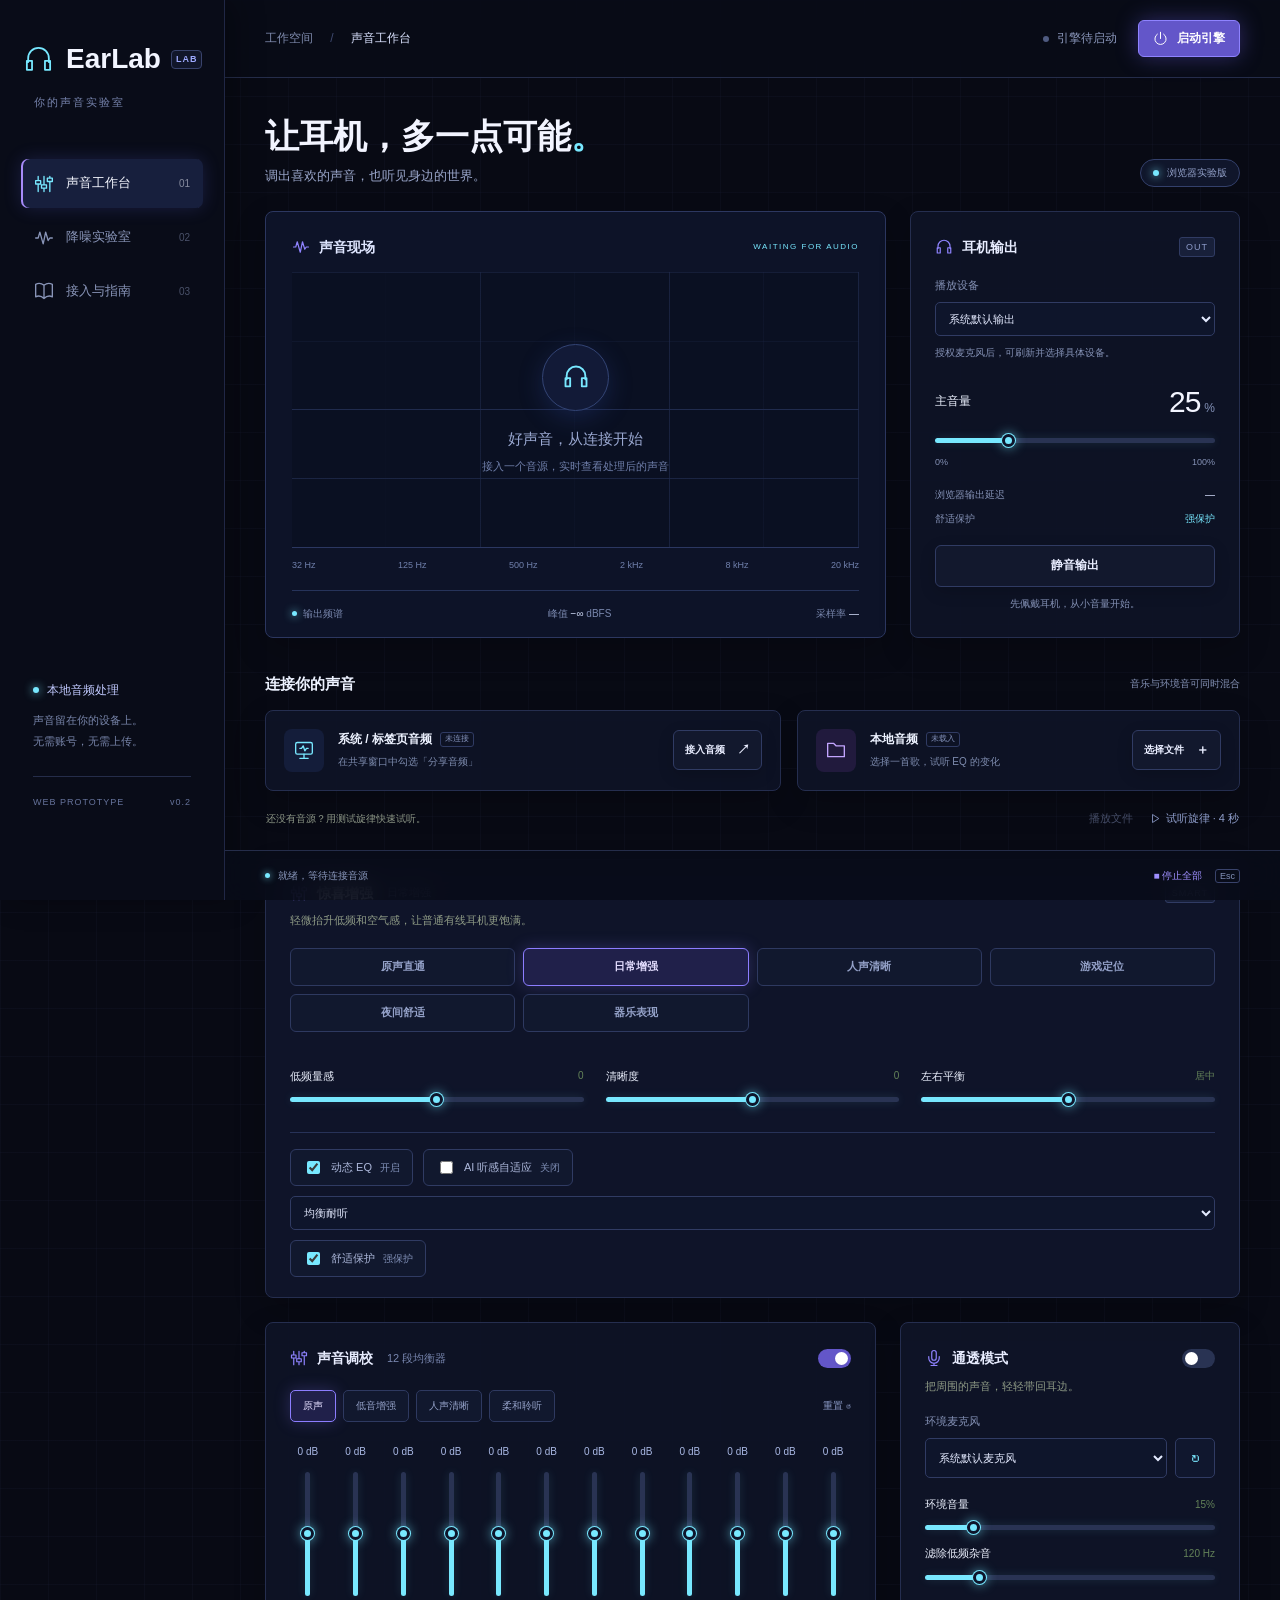
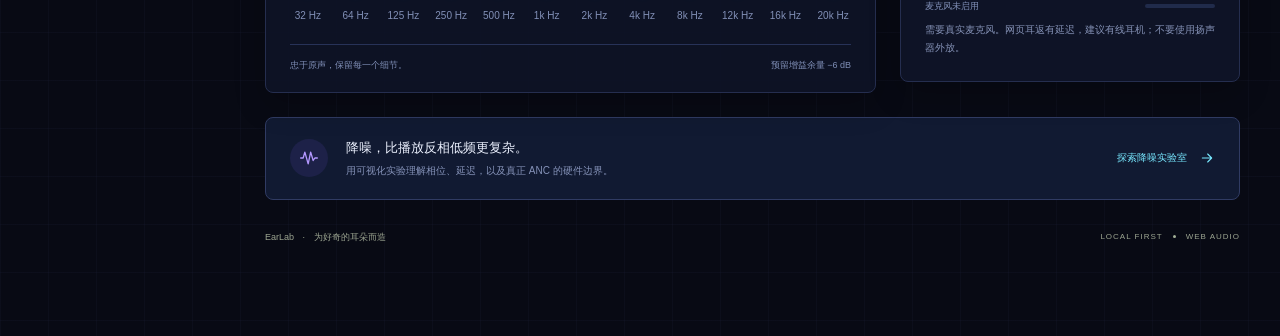
<file: EarLab_v0.2.html>
<!doctype html>
<html lang="zh-CN">
<head>
  <meta charset="utf-8">
  <meta name="viewport" content="width=device-width,initial-scale=1">
  <meta name="theme-color" content="#f5f6f2">
  <title>EarLab — 让耳机，多一点可能</title>
  <style>
@charset "UTF-8";
:root{--bg:#f5f6f2;--paper:#fff;--ink:#202f2b;--muted:#7a837d;--line:#e6eae3;--green:#277b5d;--mint:#e9f2ec;--sidebar:#182c25;--radius:8px;--serif:Georgia,'Songti SC','SimSun',serif;--sans:'Segoe UI','Microsoft YaHei',sans-serif}
*{box-sizing:border-box}body{margin:0;background:var(--bg);color:var(--ink);font:14px/1.6 var(--sans)}button,input,select{font:inherit}button,a,input,select{-webkit-tap-highlight-color:transparent}button,a{touch-action:manipulation}button{cursor:pointer}button:disabled{cursor:not-allowed;opacity:.45}a{color:inherit;text-decoration:none}svg{width:20px;height:20px;fill:none;stroke:currentColor;stroke-width:1.6;stroke-linecap:round;stroke-linejoin:round;flex-shrink:0}.icon-defs{position:absolute;width:0;height:0;overflow:hidden}button:focus-visible,a:focus-visible,summary:focus-visible,input:focus-visible,select:focus-visible{outline:3px solid #9fcbb4;outline-offset:4px}[hidden]{display:none!important}.sidebar{width:225px;position:fixed;inset:0 auto 0 0;background:var(--sidebar);color:#e9f0e9;padding:37px 21px;z-index:10;display:flex;flex-direction:column}.brand{display:flex;align-items:center;gap:10px;font-size:28px;font-weight:650;letter-spacing:-1.3px}.brand-mark{display:grid;place-items:center;width:35px;height:39px;color:#bee2cb}.brand-mark svg{width:31px;height:31px;stroke-width:1.4}.version{font-size:9px;letter-spacing:1px;color:#a0b4a7;border:1px solid #40554b;border-radius:4px;padding:1px 4px;align-self:center}.sidebar-caption{font-size:11px;color:#8da297;margin:12px 0 43px 13px;letter-spacing:2px}.nav-item{display:flex;align-items:center;gap:12px;padding:14px 13px;margin:5px 0;border-radius:7px;color:#a5b6ac;font-size:13px}.nav-item:hover{background:#263c31;color:#fff}.nav-item.active{color:#eff9ef;background:#344a3d}.nav-item.active svg{color:#c3e3bd}.nav-item span{margin-left:auto;font:10px var(--sans);opacity:.5}.sidebar-bottom{margin-top:auto;padding:25px 12px 54px}.local-indicator{display:flex;align-items:center;gap:8px;font-size:12px;color:#d1e1d5}.local-indicator i,.outline-pill i{width:6px;height:6px;background:#9dca98;border-radius:50%}.sidebar-bottom p{color:#849d8d;font-size:11px;line-height:1.9;margin:10px 0 24px}.build{border-top:1px solid #35483c;padding-top:18px;font-size:9px;letter-spacing:1px;color:#859789;display:flex;justify-content:space-between}.main-shell{margin-left:225px}.topbar{height:78px;display:flex;align-items:center;border-bottom:1px solid var(--line);padding:0 40px;gap:21px;background:#fafbf8}.breadcrumb{margin-right:auto;color:var(--muted);font-size:12px}.breadcrumb span{margin:0 14px;color:#bbc2ba}.breadcrumb b{font-weight:500;color:var(--ink)}.engine-status{display:flex;gap:8px;align-items:center;color:var(--muted);font-size:12px}.engine-status i{width:6px;height:6px;border-radius:50%;background:#adb5ad}.engine-status i.on{background:#3c9a6a;box-shadow:0 0 0 3px #e3f0e4}.button{min-height:40px;display:inline-flex;align-items:center;justify-content:center;gap:9px;padding:10px 16px;border:1px solid #dce3d9;border-radius:6px;background:#fff;color:var(--ink);font-size:12px;font-weight:600;white-space:nowrap;transition:background .15s,transform .15s}.button:hover:not(:disabled){background:#f0f5ec;border-color:#b9cab9}.button:active:not(:disabled){transform:translateY(1px)}.button.primary{background:var(--green);color:white;border-color:var(--green)}.button.primary:hover{background:#1d6449}.button.small{min-height:36px;padding:8px 14px;font-size:12px}.button svg{width:15px;height:15px}.full{width:100%}main{max-width:1360px;padding:36px 40px 92px;margin:auto}.page-heading{display:flex;align-items:flex-end;justify-content:space-between;gap:24px;margin:0 0 24px}.eyebrow{display:none}h1{font-family:var(--serif);font-size:34px;line-height:1.3;font-weight:500;letter-spacing:0;margin:0}h1 span{color:var(--green)}.page-heading p{color:var(--muted);font-size:13px;margin:8px 0 0}.outline-pill{border:1px solid #dce3d6;border-radius:30px;display:inline-flex;align-items:center;gap:8px;padding:5px 12px;font-size:10px;color:#72816e;white-space:nowrap}.outline-pill i{background:#779769}.hero-grid{display:grid;grid-template-columns:minmax(0,1fr) 330px;gap:24px;align-items:stretch}.card{background:var(--paper);border:1px solid var(--line);border-radius:var(--radius);min-width:0}.panel-heading{display:flex;align-items:center;justify-content:space-between;gap:12px;font-size:14px;font-weight:600}.panel-heading>span:first-child{display:flex;align-items:center;gap:9px}.panel-heading svg{width:18px;height:18px}.panel-heading small{font-weight:400;font-size:11px;margin-left:5px;color:#98a096}.monitor{background:#edf2e9;padding:24px 26px 0;display:flex;flex-direction:column;overflow:hidden}.monitor .panel-heading{color:#3d5946}.tiny-label{font-size:8px;letter-spacing:1.5px;font-weight:500;color:#79917a}.monitor-plot{min-height:232px;flex:1;position:relative;margin-top:14px;border-bottom:1px solid #d9e2d5;background:repeating-linear-gradient(0deg,transparent,transparent calc(25% - 1px),#dfe6d9 25%),repeating-linear-gradient(90deg,transparent,transparent calc(16.66% - 1px),#dfe6d9 16.66%)}#spectrum{width:100%;height:100%;position:absolute;inset:0}.monitor-empty{position:absolute;inset:0;display:flex;align-items:center;justify-content:center;flex-direction:column;color:#647c63;gap:7px}.monitor-empty b{font-size:15px;font-weight:500}.monitor-empty>span:last-child{font-size:11px;color:#91a28a}.pulse-ring{width:67px;height:67px;border:1px solid #cddac7;border-radius:50%;display:grid;place-items:center;background:#e8efdf;margin-bottom:9px;box-shadow:0 7px 22px #4c6a4d1f}.pulse-ring svg{width:28px;height:28px;color:#75916e}.plot-labels{display:flex;justify-content:space-between;font:9px var(--sans);color:#8d9c85;margin:12px 0 20px}.monitor-footer{border-top:1px solid #dce4d6;padding:15px 0;display:flex;justify-content:space-between;gap:12px;color:#7f8f78;font-size:10px}.monitor-footer b{font-weight:500;color:#4d644b}.monitor-footer>span:first-child{display:flex;align-items:center;gap:6px}.legend-dot{width:5px;height:5px;background:var(--green);border-radius:50%}.output{padding:24px;display:flex;flex-direction:column}.tag{font-size:9px;letter-spacing:1px;padding:2px 6px;background:#f4f6f0;color:#8a9483;font-weight:500;border-radius:3px}.field-label{font-size:11px;color:#7c877d;display:block;margin:19px 0 7px}select{width:100%;min-width:0;background:#fafbf8;border:1px solid #e2e7dc;border-radius:5px;padding:9px;color:#465146;font-size:11px;text-overflow:ellipsis}.field-hint{font-size:10px;color:#909889;line-height:1.8;margin:8px 0 0}.center{text-align:center}.volume-heading,.slider-heading{display:flex;justify-content:space-between;align-items:center}.volume-heading{margin-top:16px;font-size:12px}.volume-heading strong{font-size:30px;font-weight:450;font-variant-numeric:tabular-nums;letter-spacing:-1px}.volume-heading strong span{font-size:12px;margin-left:4px;color:#8f9a86;letter-spacing:0}input[type=range]{width:100%;height:5px;display:block;margin:12px 0;accent-color:var(--green);cursor:pointer;--fill:25%;appearance:none;border-radius:5px;background:linear-gradient(to right,var(--green) 0 var(--fill),#e5eadd var(--fill) 100%)}input[type=range]::-webkit-slider-thumb{appearance:none;width:13px;height:13px;border:3px solid #fff;border-radius:50%;background:var(--green);box-shadow:0 0 0 1px #83a18a,0 1px 4px #142d2722}input[type=range]::-moz-range-thumb{width:9px;height:9px;border:2px solid white;border-radius:50%;background:var(--green);box-shadow:0 0 0 1px #83a18a}.range-ends{display:flex;justify-content:space-between;font-size:9px;color:#99a18f}.output-stats{display:flex;flex-direction:column;gap:8px;margin:18px 0}.output-stats span{display:flex;justify-content:space-between;color:#8a9383;font-size:10px}.output-stats b{font-weight:500;color:#5e6b57}.green{color:var(--green)!important}.section-title{display:flex;justify-content:space-between;align-items:center;margin:34px 0 14px}.section-title h2{font-size:15px;font-weight:600;margin:0}.section-title>span{color:#99a18f;font-size:10px}.sources-grid{display:grid;grid-template-columns:minmax(0,1fr) minmax(300px,.86fr);gap:16px}.source-card{display:flex;align-items:center;padding:18px;gap:14px}.source-icon{width:40px;height:43px;border-radius:var(--radius);background:#edf3ea;color:#648363;display:grid;place-items:center;flex-shrink:0}.source-icon.beige{background:#f6f1e7;color:#ac9367}.source-copy{min-width:0;flex:1}.source-title{display:flex;align-items:center;gap:8px;flex-wrap:wrap}.source-title h3{font-size:12px;font-weight:600;margin:0}.status-tag{font-size:8px;color:#96a08e;border:1px solid #e6eade;border-radius:3px;padding:0 4px;white-space:nowrap}.status-tag.connected{color:var(--green);background:#eaf5eb;border-color:#d3e5d3}.source-copy p{margin:5px 0 0;font-size:10px;color:#9a9f92;overflow:hidden;text-overflow:ellipsis;white-space:nowrap}.source-card .button{font-size:10px;padding:8px 11px}.source-card .button span{font-size:13px;margin-left:3px}.playback-strip{display:flex;justify-content:space-between;align-items:center;gap:12px;padding:12px 1px 24px;font-size:10px;color:#8d9786}.playback-strip>div{display:flex;align-items:center;gap:15px;flex-shrink:0}.text-button{min-height:32px;border:0;background:none;color:#6a8864;font-size:11px;display:inline-flex;align-items:center;justify-content:center;gap:5px;padding:4px 0}.text-button:hover:not(:disabled){color:#195d3c}.text-button svg{width:13px;height:13px}.processing-grid{display:grid;grid-template-columns:minmax(0,1fr) 340px;gap:24px;align-items:start}.eq-card{padding:24px 24px 20px}.switch{display:inline-flex;position:relative;width:33px;height:19px;cursor:pointer;flex-shrink:0}.switch input{position:absolute;inset:0;opacity:0;width:100%;height:100%;margin:0;z-index:1;cursor:pointer}.switch span{display:block;width:33px;height:19px;border-radius:20px;background:#d7dfd2;transition:background .2s}.switch span:after{content:'';position:absolute;top:3px;left:3px;width:13px;height:13px;border-radius:50%;background:white;box-shadow:0 1px 2px #0001;transition:transform .2s}.switch input:checked+span{background:var(--green)}.switch input:checked+span:after{transform:translateX(14px)}.switch input:focus-visible+span{outline:3px solid #9fcbb4;outline-offset:4px}.switch input:disabled+span{opacity:.5}.preset-row{display:flex;align-items:center;gap:7px;flex-wrap:wrap;margin-top:20px}.preset{min-height:32px;border:1px solid transparent;border-radius:5px;background:#f6f7f3;color:#818b7a;font-size:10px;padding:5px 12px}.preset:hover{background:#edf2e8}.preset.active{background:#e8f0e5;color:#3d7449;border-color:#dce8d7}.reset{margin-left:auto;font-size:10px}.equalizer{display:flex;justify-content:space-around;gap:12px;padding:22px 0 20px;min-height:205px}.eq-band{display:flex;flex-direction:column;align-items:center;gap:12px;min-width:0;flex:1}.eq-band output{font-size:10px;font-variant-numeric:tabular-nums;color:#4f694c}.eq-band label{font-size:10px;color:#849179}.eq-band input[type=range]{writing-mode:vertical-lr;direction:rtl;width:5px;height:124px;margin:0;background:linear-gradient(to top,#6e9671 0 var(--fill),#e7ebdf var(--fill) 100%)}.eq-card.bypassed .equalizer{opacity:.45}.eq-footer{border-top:1px solid var(--line);padding-top:13px;display:flex;justify-content:space-between;gap:12px;color:#95a08c;font-size:9px}.transparency{padding:24px}.section-description{font-size:11px;color:#8e9a85;margin:8px 0 0}.transparency .field-label{margin-top:18px}.device-row{display:flex;gap:8px}.icon-button{min-height:40px;border:1px solid #e2e7dc;background:#fafbf8;border-radius:5px;color:#738a68;width:40px;flex-shrink:0;font-size:18px}.slider-heading{font-size:11px;margin-top:18px}.slider-heading b{font-weight:500;color:#648359;font-size:10px;font-variant-numeric:tabular-nums}.filter-heading{margin-top:15px}.mic-meter{display:flex;justify-content:space-between;align-items:center;gap:12px;margin-top:19px;font-size:9px;color:#8f9e82}.mic-meter>div{width:70px;height:4px;background:#edf0e7;border-radius:10px;overflow:hidden}.mic-meter i{display:block;width:0;height:100%;background:#6b9e6c}.anc-teaser{display:flex;align-items:center;gap:18px;border:1px solid #e0e7d8;border-radius:var(--radius);padding:20px 24px;background:#f0f3ea;margin-top:24px}.teaser-icon{width:38px;height:38px;display:grid;place-items:center;color:#76916b;background:#e5ecdc;border-radius:50%;flex-shrink:0}.anc-teaser h3{font-size:13px;font-weight:500;margin:0}.anc-teaser p{font-size:10px;color:#8c987f;margin:4px 0 0}.teaser-link{display:flex;align-items:center;gap:12px;margin-left:auto;color:#6d8560;font-size:10px;white-space:nowrap}.teaser-link svg{width:16px;height:16px}.anc-teaser:hover{border-color:#b8c9aa}.notice{background:#f2f0e5;border:1px solid #e5dfc9;border-radius:7px;color:#8d7950;font-size:12px;padding:14px 18px;line-height:1.9;margin-bottom:22px}.simulation{padding:28px}#anc-canvas{display:block;width:100%;height:280px;margin-top:20px;background:#fafbf8;border:1px solid var(--line);border-radius:7px}.sim-legend{display:flex;gap:24px;justify-content:center;font-size:11px;color:var(--muted);margin:17px 0}.sim-legend span{display:flex;align-items:center;gap:7px}.sim-legend i{display:inline-block;width:16px;height:2px}.sim-controls{display:grid;grid-template-columns:1fr 1fr 1fr;gap:40px;margin-top:16px}.sim-result{display:flex;align-items:center;gap:28px;border-top:1px solid var(--line);margin-top:25px;padding-top:24px}.sim-result>div{min-width:150px}.sim-result span{font-size:10px;color:var(--muted)}.sim-result strong{display:block;color:var(--green);font-size:35px;line-height:1.4;font-weight:400}.sim-result p{font-size:12px;color:#78866f;flex:1}.explain-grid{display:grid;grid-template-columns:repeat(3,1fr);gap:20px;margin-top:22px}.explain-grid article{padding:25px}.step-number{font-size:10px;color:#95a08b;letter-spacing:1px}.explain-grid h3{font-size:15px;font-weight:500;margin:15px 0 9px}.explain-grid p,.guide-card p{font-size:12px;color:#829078;line-height:1.95;margin:7px 0}.guide-card{padding:28px;margin-bottom:20px}.guide-card h2{font-size:17px;font-weight:500;margin:0 0 20px}.steps{list-style:none;counter-reset:steps;padding:0;margin:0}.steps li{counter-increment:steps;position:relative;padding-left:44px;margin:23px 0}.steps li:before{content:counter(steps,decimal-leading-zero);position:absolute;left:0;top:0;border:1px solid #dde6d6;background:#eff4e8;border-radius:50%;width:27px;height:27px;display:grid;place-items:center;font-size:10px;color:#759368}.steps b{font-size:13px;font-weight:500}.guide-card .notice{margin:20px 0 0}.route{display:flex;align-items:center;flex-wrap:wrap;gap:10px;margin-bottom:16px}.route span{font-size:11px;padding:12px 18px;border:1px solid #e3e9dc;background:#f7f9f2;border-radius:6px}.route b{font-size:14px;color:#91a482}.table-wrap{overflow-x:auto}table{border-collapse:collapse;width:100%;font-size:12px;text-align:left}th{background:#f6f8f1;color:#809473;font-size:11px;font-weight:500}td,th{padding:15px;border-bottom:1px solid var(--line)}td{color:#74816b}td:first-child{color:var(--ink);white-space:nowrap}details{padding:15px 0;border-bottom:1px solid var(--line)}details:last-child{border:0}summary{cursor:pointer;font-size:13px;color:#536b49}code{font-size:11px;background:#f0f3e9;padding:3px 6px;border-radius:4px;overflow-wrap:anywhere}footer{display:flex;justify-content:space-between;margin-top:30px;font-size:9px;color:#9ca591}footer b{font-weight:400;margin:0 6px}footer>span:last-child{display:flex;align-items:center;gap:10px;letter-spacing:1px;font-size:8px}footer i{width:3px;height:3px;border-radius:50%;background:#a2b097}.safety-bar{position:fixed;bottom:0;left:225px;right:0;z-index:15;background:#fcfdf9ef;backdrop-filter:blur(12px);border-top:1px solid #e4e9dc;min-height:50px;padding:0 40px;display:flex;align-items:center;justify-content:space-between;font-size:10px;color:#7e8e71}.safety-bar>span{display:flex;align-items:center;gap:8px;min-width:0}.safety-bar i{width:5px;height:5px;background:#93a788;border-radius:50%;flex-shrink:0}.safety-bar button{min-height:40px;color:#987e69;border:0;background:none;font-size:10px;padding:8px 0 8px 14px;white-space:nowrap}.safety-bar kbd{font:9px var(--sans);border:1px solid #dfdfd3;border-radius:3px;padding:1px 4px;margin-left:10px;color:#9c9e8d}#toast{position:fixed;bottom:68px;left:calc(50% + 110px);transform:translateX(-50%);padding:14px 22px;border-radius:8px;background:#233c2f;color:#f1f7ed;font-size:12px;box-shadow:0 6px 25px #1b332125;max-width:min(600px,85vw);z-index:100}#toast.error{background:#755344}@media(min-width:1550px){main{padding-top:44px}.monitor-plot{min-height:260px}.hero-grid{grid-template-columns:minmax(0,1fr) 360px}.processing-grid{grid-template-columns:minmax(0,1fr) 360px}}
@media(max-width:1180px){.sidebar{width:195px;padding:33px 14px}.main-shell{margin-left:195px}.safety-bar{left:195px}main{padding:30px 26px 92px}.topbar{padding:0 26px}.hero-grid{grid-template-columns:minmax(0,1fr) 310px;gap:18px}.processing-grid{grid-template-columns:minmax(0,1fr) 310px;gap:18px}.source-card{flex-wrap:wrap;padding:16px}.source-card .button{margin-left:54px;width:calc(100% - 54px)}.sources-grid{gap:14px}.eq-card{padding:22px 18px}.preset{padding:5px 8px}.eq-footer{flex-direction:column;gap:4px}.tiny-label{font-size:7px;letter-spacing:.7px}.teaser-link{font-size:0;gap:0}.explain-grid{gap:12px}.sim-result{gap:18px}}
@media(max-width:930px){.sidebar{width:76px;padding:25px 12px}.brand{font-size:0;gap:0;justify-content:center}.brand-mark{width:38px}.version,.sidebar-caption,.nav-item span,.sidebar-bottom{display:none}.sidebar nav{margin-top:40px}.nav-item{font-size:0;justify-content:center;padding:15px;gap:0}.nav-item svg{width:21px;height:21px}.main-shell{margin-left:76px}.safety-bar{left:76px}.page-heading h1{font-size:29px}.outline-pill{font-size:9px}.sources-grid{grid-template-columns:1fr}.source-card{flex-wrap:nowrap}.source-card .button{width:auto;margin:0}.explain-grid{grid-template-columns:1fr}.explain-grid article{padding:22px}.explain-grid h3{margin-top:8px}#toast{left:calc(50% + 38px)}}
@media(max-width:700px){.sidebar{position:static;width:100%;height:auto;padding:14px 18px;flex-direction:row;align-items:center;gap:18px}.brand{font-size:23px;gap:5px}.brand-mark svg{width:25px;height:25px}.sidebar nav{display:flex;margin:0 0 0 auto;gap:3px}.nav-item{margin:0;padding:10px}.main-shell{margin-left:0}.topbar{height:62px;padding:0 18px;gap:12px}.breadcrumb{font-size:10px}.breadcrumb span{margin:0 6px}.engine-status{font-size:0;gap:0}.button.small{min-height:38px;font-size:10px;padding:7px 10px}main{padding:26px 18px 84px}.page-heading{margin-bottom:22px;align-items:flex-start}.page-heading h1{font-size:26px;letter-spacing:0}.page-heading p{font-size:11px}.page-heading .outline-pill{display:none}.hero-grid,.processing-grid{grid-template-columns:1fr}.monitor{padding:20px 18px 0}.monitor-plot{min-height:215px}.monitor-footer{flex-wrap:wrap}.output{padding:20px}.output-stats{margin-top:17px}.sources-grid{grid-template-columns:1fr;gap:10px}.source-card{flex-wrap:nowrap}.source-card .button{width:auto;margin:0;min-height:40px}.source-icon{width:33px;height:36px}.source-card{gap:10px}.source-title h3{font-size:11px}.source-copy p{font-size:9px}.source-card .button{font-size:9px;padding:7px 8px}.playback-strip{align-items:flex-start;flex-direction:column;gap:7px;padding:12px 0 20px}.playback-strip>div{width:100%;justify-content:space-between}.section-title>span{font-size:9px}.eq-footer{flex-direction:row;gap:6px;font-size:8px}.preset{font-size:10px}.anc-teaser{padding:17px 14px;gap:12px}.anc-teaser h3{font-size:11px}.anc-teaser p{font-size:9px}.teaser-icon{width:30px;height:30px}.safety-bar{left:0;min-height:50px;padding:0 18px;font-size:9px}.safety-bar button{min-height:40px;padding-left:10px}#toast{left:50%;width:max-content;font-size:11px}.simulation,.guide-card{padding:20px}.sim-controls{grid-template-columns:1fr;gap:7px}.sim-result{flex-wrap:wrap;gap:10px}.sim-result p{min-width:150px}.sim-result .button{width:100%;margin-bottom:8px}.sim-legend{gap:10px;font-size:9px}.sim-legend i{width:10px}#anc-canvas{height:210px}.route{gap:7px}.route span{font-size:10px;padding:8px}.notice{font-size:11px;padding:12px 14px}footer{font-size:8px}footer>span:last-child{font-size:7px;gap:6px}}
.enhancement-card{padding:22px 24px 20px;margin-bottom:24px;background:#fbfcf7}.enhancement-card .section-description{max-width:68ch}.scene-row{display:grid;grid-template-columns:repeat(4,minmax(0,1fr));gap:8px;margin-top:18px}.scene{min-height:38px;border:1px solid #e1e8dc;border-radius:6px;background:#fff;color:#6f7e6c;font-size:11px;font-weight:600;padding:8px 10px}.scene:hover{background:#f0f5ec;border-color:#bfd0b9}.scene.active{background:#e7f0e7;border-color:#b7d0b9;color:#246b4f}.enhancement-grid{display:grid;grid-template-columns:repeat(3,minmax(0,1fr));gap:22px;margin-top:18px}.enhancement-switches{display:flex;gap:10px;flex-wrap:wrap;border-top:1px solid var(--line);margin-top:18px;padding-top:16px}.enhancement-switches label{min-height:36px;display:inline-flex;align-items:center;gap:8px;border:1px solid #e3e9dc;border-radius:6px;background:#fff;padding:8px 12px;font-size:11px;color:#5f6e5b}.enhancement-switches input{accent-color:var(--green)}.enhancement-switches span{color:#809076;font-size:10px}
@media(max-width:930px){.enhancement-grid{grid-template-columns:1fr}.scene-row{grid-template-columns:repeat(2,minmax(0,1fr))}}
@media(max-width:700px){.enhancement-card{padding:20px 18px}.scene-row{gap:7px}.scene{font-size:10px;padding:8px 6px}.enhancement-switches{display:grid;grid-template-columns:1fr 1fr}.enhancement-switches label{justify-content:center;padding:8px 6px}}
@media(prefers-reduced-motion:reduce){*{scroll-behavior:auto!important;transition:none!important}}

/* Cyber audio workstation theme: restrained neon on a dark instrument surface. */
:root{--bg:#080a14;--paper:#101426;--ink:#edf2ff;--muted:#8f9abd;--line:#252d4a;--green:#78e8ff;--mint:#151d38;--sidebar:#090c18;--radius:8px;--serif:'Segoe UI', 'Microsoft YaHei', sans-serif;--sans:'Segoe UI','Microsoft YaHei',sans-serif}
html{background:var(--bg)}
body{background:var(--bg);color:var(--ink);font-family:var(--sans);background-image:linear-gradient(rgba(93,105,190,.045) 1px,transparent 1px),linear-gradient(90deg,rgba(93,105,190,.045) 1px,transparent 1px);background-size:48px 48px}
body:before{content:'';position:fixed;inset:0;pointer-events:none;background:linear-gradient(120deg,rgba(73,93,204,.08),transparent 36%,rgba(157,76,232,.07));mix-blend-mode:screen;z-index:-1}
.sidebar{background:#090c18;border-right:1px solid #202745;box-shadow:10px 0 28px rgba(0,0,0,.28);color:#e5eaff}
.brand{color:#f2f5ff;letter-spacing:0;font-weight:700}.brand-mark{color:#77e8ff}.version{color:#9eaaff;border-color:#39436c;background:#11162a}
.sidebar-caption{color:#7784ad}.nav-item{color:#8995b8}.nav-item:hover{background:#121a34;color:#fff}.nav-item.active{background:#171f3d;color:#f5f7ff;box-shadow:inset 2px 0 0 #a78bfa,0 0 18px rgba(105,111,255,.18)}.nav-item.active svg{color:#78e8ff}
.sidebar-bottom{color:#8792b7}.local-indicator{color:#c1caff}.local-indicator i{background:#78e8ff;box-shadow:0 0 10px #78e8ff}.sidebar-bottom p{color:#7885aa}.build{border-color:#252d4a;color:#66739b}
.main-shell{background:transparent}.topbar{background:rgba(9,12,24,.86);border-color:#252d4a;backdrop-filter:blur(14px)}.breadcrumb{color:#7f8bad}.breadcrumb span{color:#404b71}.breadcrumb b{color:#dbe3ff}.engine-status{color:#8c98bc}.engine-status i{background:#4f5b80}.engine-status i.on{background:#78e8ff;box-shadow:0 0 0 3px rgba(120,232,255,.14),0 0 13px rgba(120,232,255,.75)}
.button{background:#12182d;border-color:#303b63;color:#e9edff;box-shadow:0 5px 16px rgba(0,0,0,.16)}.button:hover:not(:disabled){background:#192342;border-color:#6875c5;box-shadow:0 0 20px rgba(104,117,220,.22)}.button.primary{background:#6356c9;border-color:#8f83ff;color:#fff;box-shadow:0 0 22px rgba(122,103,255,.34)}.button.primary:hover{background:#7969e6}
h1{font-family:var(--serif);color:#f2f4ff;font-weight:650}h1 span{color:#78e8ff}.page-heading p{color:#99a5c9}.outline-pill{border-color:#33406b;color:#92a0c8;background:#10162b}.outline-pill i{background:#78e8ff;box-shadow:0 0 8px #78e8ff}
.card{background:rgba(14,19,38,.9);border-color:#252e4f;box-shadow:0 12px 32px rgba(0,0,0,.2)}.panel-heading{color:#e8edff}.panel-heading svg{color:#8f83ff}.panel-heading small{color:#7987b0}.tag{background:#18203a;color:#8d9bca;border:1px solid #303b63}
.monitor{background:#0d1328;border-color:#2c3760}.monitor .panel-heading{color:#dfe6ff}.monitor-plot{background-color:#0a1022;border-color:#2b3761;background-image:repeating-linear-gradient(0deg,transparent,transparent calc(25% - 1px),#202b4d 25%),repeating-linear-gradient(90deg,transparent,transparent calc(16.66% - 1px),#202b4d 16.66%)}.monitor-empty{color:#9aa8d1}.monitor-empty>span:last-child{color:#6e7da8}.pulse-ring{border-color:#334474;background:#121a37;box-shadow:0 7px 24px rgba(44,68,145,.32)}.pulse-ring svg{color:#78e8ff}.tiny-label{color:#78e8ff}.plot-labels{color:#7181ad}.monitor-footer{border-color:#26335a;color:#7987ad}.monitor-footer b{color:#d9e3ff}.legend-dot{background:#78e8ff;box-shadow:0 0 8px #78e8ff}
.output-stats span,.field-label,.section-title>span,.field-hint,.range-ends{color:#8491b5}.output-stats b{color:#d3dcfa}.green{color:#78e8ff!important}select{background:#0e152b;border-color:#303b63;color:#e4eaff}.volume-heading strong{color:#f3f5ff}.volume-heading strong span{color:#8290b6}
input[type=range]{accent-color:#78e8ff;background:linear-gradient(to right,#78e8ff 0 var(--fill),#293353 var(--fill) 100%);box-shadow:0 0 10px rgba(120,232,255,.14)}input[type=range]::-webkit-slider-thumb{background:#78e8ff;border-color:#0e152b;box-shadow:0 0 0 1px #78e8ff,0 0 12px rgba(120,232,255,.75)}input[type=range]::-moz-range-thumb{background:#78e8ff;border-color:#0e152b;box-shadow:0 0 0 1px #78e8ff,0 0 12px rgba(120,232,255,.75)}
.source-icon{background:#141d3a;color:#78e8ff}.source-icon.beige{background:#211a3d;color:#c3a5ff}.status-tag{color:#8492bb;border-color:#303b63}.status-tag.connected{color:#78e8ff;background:#102d3d;border-color:#2f7892}.source-copy p{color:#7e8caf}.text-button{color:#8e9dca}.text-button:hover:not(:disabled){color:#78e8ff}.enhancement-card{background:rgba(16,21,43,.92)}.scene{background:#11182e;border-color:#2e3960;color:#94a1c8}.scene:hover{background:#182342;border-color:#6775c7}.scene.active{background:#20204a;border-color:#8c7dff;color:#e4deff;box-shadow:0 0 16px rgba(137,119,255,.25)}.enhancement-switches{border-color:#273258}.enhancement-switches label{background:#11182e;border-color:#303b63;color:#aeb9dc}.enhancement-switches span{color:#8291b9}.enhancement-switches input{accent-color:#78e8ff}
.eq-card.bypassed .equalizer{opacity:.45}.eq-band output{color:#a9b8e4}.eq-band label{color:#8290b7}.eq-footer{border-color:#273258;color:#7f8eb6}.transparency{background:rgba(15,20,40,.92)}.icon-button{background:#10172e;border-color:#303b63;color:#78e8ff}.mic-meter{color:#8291b9}.mic-meter>div{background:#202b4b}.mic-meter i{background:#78e8ff;box-shadow:0 0 8px #78e8ff}
.anc-teaser{background:#111a32;border-color:#303b63}.teaser-icon{background:#1d2148;color:#b398ff}.anc-teaser p{color:#8592b8}.teaser-link{color:#78e8ff}.anc-teaser:hover{border-color:#8c7dff;box-shadow:0 0 24px rgba(137,119,255,.2)}.notice{background:#211b3b;border-color:#51427e;color:#c5b8f4}.simulation{background:rgba(14,19,38,.92)}#anc-canvas{background:#0b1225;border-color:#2b3761}.sim-legend,.sim-result span{color:#8491b8}.sim-result{border-color:#273258}.sim-result strong{color:#78e8ff}.sim-result p{color:#96a4c7}.explain-grid article{background:#10162d}.step-number{color:#8b79e8}.explain-grid p,.guide-card p{color:#8997bc}.guide-card h2{color:#e8edff}.route span{background:#11182e;border-color:#303b63;color:#aeb9dc}.route b{color:#78e8ff}th{background:#151e3a;color:#9aa9d2}td{border-color:#273258;color:#8997bc}td:first-child{color:#e5eaff}summary{color:#a9b8e4}code{background:#1a2240;color:#b9c8f4}.safety-bar{background:rgba(9,12,24,.88);border-color:#252d4a;color:#8b99be}.safety-bar i{background:#78e8ff;box-shadow:0 0 7px #78e8ff}.safety-bar button{color:#9f8fff}.safety-bar kbd{border-color:#39436b;color:#8290b6}#toast{background:#151c3a;color:#ecf2ff;box-shadow:0 8px 30px rgba(0,0,0,.42);border:1px solid #3d4b82}#toast.error{background:#3b203d}
::selection{background:#735be8;color:#fff}::-webkit-scrollbar{width:10px;height:10px}::-webkit-scrollbar-track{background:#090d1b}::-webkit-scrollbar-thumb{background:#2d3962;border:2px solid #090d1b;border-radius:8px}::-webkit-scrollbar-thumb:hover{background:#5969ae}
.preset{background:#11182e;color:#94a1c8;border-color:#2e3960}.preset:hover{background:#182342;border-color:#6775c7}.preset.active{background:#20204a;color:#e4deff;border-color:#8c7dff;box-shadow:0 0 16px rgba(137,119,255,.25)}
.eq-band input[type=range]{background:linear-gradient(to top,#78e8ff 0 var(--fill),#293353 var(--fill) 100%)}
.switch span{background:#293353}.switch input:checked+span{background:#6356c9}.switch input:focus-visible+span{outline:3px solid #78e8ff;outline-offset:4px}
button:focus-visible,a:focus-visible,summary:focus-visible,input:focus-visible,select:focus-visible{outline-color:#78e8ff}


  </style>

</head>
<body>
<svg class="icon-defs" xmlns="http://www.w3.org/2000/svg" aria-hidden="true"><defs>
  <symbol id="i-headphone" viewBox="0 0 24 24"><path d="M4 14v-3a8 8 0 0 1 16 0v3M4 13H3v7h4v-7H4Zm16 0h1v7h-4v-7h3Z"/></symbol>
  <symbol id="i-sliders" viewBox="0 0 24 24"><path d="M5 3v5m0 4v9M12 3v10m0 4v4M19 3v2m0 4v12M2 8h6v4H2zM9 13h6v4H9zM16 5h6v4h-6z"/></symbol>
  <symbol id="i-wave" viewBox="0 0 24 24"><path d="M2 12h3l2-7 4 14 3-14 3 10 2-3h3"/></symbol>
  <symbol id="i-book" viewBox="0 0 24 24"><path d="M12 5v16M12 5C8 2 4 3 2 4v15c4-2 7-1 10 2 3-3 6-4 10-2V4c-2-1-6-2-10 1Z"/></symbol>
  <symbol id="i-mic" viewBox="0 0 24 24"><rect x="9" y="2" width="6" height="13" rx="3"/><path d="M5 10v2a7 7 0 0 0 14 0v-2M12 19v3m-4 0h8"/></symbol>
  <symbol id="i-screen" viewBox="0 0 24 24"><rect x="2" y="3" width="20" height="14" rx="2"/><path d="M12 17v5m-5 0h10M7 10h2l2-3 2 6 2-3h2"/></symbol>
  <symbol id="i-arrow" viewBox="0 0 24 24"><path d="M5 12h14m-6-6 6 6-6 6"/></symbol>
  <symbol id="i-play" viewBox="0 0 24 24"><path d="m9 5 11 7-11 7Z"/></symbol>
  <symbol id="i-folder" viewBox="0 0 24 24"><path d="M2 7V4h7l3 3h10v13H2V7Z"/></symbol>
  <symbol id="i-power" viewBox="0 0 24 24"><path d="M12 2v10m-5-7a9 9 0 1 0 10 0"/></symbol>
</defs></svg>
<aside class="sidebar">
  <a class="brand" href="#studio"><span class="brand-mark"><svg><use href="#i-headphone"/></svg></span>EarLab<span class="version">LAB</span></a>
  <div class="sidebar-caption">你的声音实验室</div>
  <nav aria-label="主导航">
    <a href="#studio" class="nav-item active" data-page="studio"><svg><use href="#i-sliders"/></svg>声音工作台<span>01</span></a>
    <a href="#anc" class="nav-item" data-page="anc"><svg><use href="#i-wave"/></svg>降噪实验室<span>02</span></a>
    <a href="#guide" class="nav-item" data-page="guide"><svg><use href="#i-book"/></svg>接入与指南<span>03</span></a>
  </nav>
  <div class="sidebar-bottom"><div class="local-indicator"><i></i>本地音频处理</div><p>声音留在你的设备上。<br>无需账号，无需上传。</p><div class="build">WEB PROTOTYPE <span>v0.2</span></div></div>
</aside>
<div class="main-shell">
  <header class="topbar"><div class="breadcrumb">工作空间 <span>/</span> <b id="page-label">声音工作台</b></div><div class="engine-status"><i id="engine-dot"></i><span id="engine-status">引擎待启动</span></div><button id="power" class="button primary small"><svg><use href="#i-power"/></svg>启动引擎</button></header>
  <main>
    <section id="page-studio" class="page">
      <div class="page-heading"><div><div class="eyebrow">A LITTLE MORE FROM YOUR HEADPHONES</div><h1>让耳机，多一点可能<span>。</span></h1><p>调出喜欢的声音，也听见身边的世界。</p></div><span class="outline-pill"><i></i>浏览器实验版</span></div>
      <div id="compat-banner" class="notice" hidden></div>
      <div class="hero-grid">
        <section class="monitor card">
          <div class="panel-heading"><span><svg><use href="#i-wave"/></svg>声音现场</span><span class="tiny-label" id="monitor-state">WAITING FOR AUDIO</span></div>
          <div class="monitor-plot"><canvas id="spectrum" aria-label="实时输出频谱，等待音源"></canvas><div class="monitor-empty" id="monitor-empty"><span class="pulse-ring"><svg><use href="#i-headphone"/></svg></span><b>好声音，从连接开始</b><span>接入一个音源，实时查看处理后的声音</span></div></div>
          <div class="plot-labels"><span>32 Hz</span><span>125 Hz</span><span>500 Hz</span><span>2 kHz</span><span>8 kHz</span><span>20 kHz</span></div>
          <div class="monitor-footer"><span><i class="legend-dot"></i>输出频谱</span><span>峰值 <b id="peak-value">−∞</b> dBFS</span><span>采样率 <b id="sample-rate">—</b></span></div>
        </section>
        <section class="output card">
          <div class="panel-heading"><span><svg><use href="#i-headphone"/></svg>耳机输出</span><span class="tag">OUT</span></div>
          <label class="field-label" for="output-device">播放设备</label><select id="output-device"><option value="">系统默认输出</option></select>
          <p class="field-hint" id="output-hint">请先把系统播放设备设为耳机。</p>
          <div class="volume-heading"><label for="master">主音量</label><strong id="master-value">25<span>%</span></strong></div><input id="master" type="range" min="0" max="100" value="25" aria-label="主音量百分比"><div class="range-ends"><span>0%</span><span>100%</span></div>
          <div class="output-stats"><span>浏览器输出延迟 <b id="latency">—</b></span><span>舒适保护 <b class="green" id="limiter-output-state">强保护</b></span></div>
          <button id="mute" class="button full" aria-pressed="false">静音输出</button>
          <p class="field-hint center">先佩戴耳机，从小音量开始。</p>
        </section>
      </div>
      <div class="section-title"><h2>连接你的声音</h2><span>音乐与环境音可同时混合</span></div>
      <div class="sources-grid">
        <section class="card source-card"><div class="source-icon"><svg><use href="#i-screen"/></svg></div><div class="source-copy"><div class="source-title"><h3>系统 / 标签页音频</h3><span class="status-tag" id="system-state">未连接</span></div><p id="system-description">在共享窗口中勾选「分享音频」</p></div><button id="system-connect" class="button">接入音频 <span>↗</span></button></section>
        <section class="card source-card"><div class="source-icon beige"><svg><use href="#i-folder"/></svg></div><div class="source-copy"><div class="source-title"><h3>本地音频</h3><span class="status-tag" id="file-state">未载入</span></div><p id="file-name">选择一首歌，试听 EQ 的变化</p></div><button id="choose-file" class="button">选择文件 <span>＋</span></button><input type="file" id="audio-file" accept="audio/*,.mp3,.wav,.ogg,.m4a,.flac" hidden></section>
      </div>
      <div class="playback-strip"><span id="source-summary">还没有音源？用测试旋律快速试听。</span><div><button id="file-play" class="text-button" disabled>播放文件</button><button id="test-sound" class="text-button"><svg><use href="#i-play"/></svg>试听旋律 · 4 秒</button></div></div>
      <section class="card enhancement-card" aria-label="惊喜增强组合">
        <div class="panel-heading"><span><svg><use href="#i-sliders"/></svg>惊喜增强 <small id="enhancement-mode">日常增强</small></span><span class="tag">SMART</span></div>
        <p class="section-description" id="enhancement-description">轻微抬升低频和空气感，让普通有线耳机更饱满。</p>
        <div class="scene-row" role="group" aria-label="场景增强模式"><button class="scene" data-scene="raw" aria-pressed="false">原声直通</button><button class="scene active" data-scene="daily" aria-pressed="true">日常增强</button><button class="scene" data-scene="voice" aria-pressed="false">人声清晰</button><button class="scene" data-scene="game" aria-pressed="false">游戏定位</button><button class="scene" data-scene="night" aria-pressed="false">夜间舒适</button><button class="scene" data-scene="instrumental" aria-pressed="false">器乐表现</button></div>
        <div class="enhancement-grid">
          <div><div class="slider-heading"><label for="taste-bass">低频量感</label><b id="taste-bass-value">0</b></div><input id="taste-bass" type="range" min="-3" max="3" value="0" step="1"></div>
          <div><div class="slider-heading"><label for="taste-clarity">清晰度</label><b id="taste-clarity-value">0</b></div><input id="taste-clarity" type="range" min="-3" max="3" value="0" step="1"></div>
          <div><div class="slider-heading"><label for="balance">左右平衡</label><b id="balance-value">居中</b></div><input id="balance" type="range" min="-50" max="50" value="0" step="5"></div>
        </div>
        <div class="enhancement-switches"><label><input type="checkbox" id="dynamic-eq" checked>动态 EQ <span id="dynamic-state">开启</span></label><label><input type="checkbox" id="ai-adaptive">AI 听感自适应 <span id="ai-state">关闭</span></label><select id="ai-mode" aria-label="AI 听感目标"><option value="balanced">均衡耐听</option><option value="vocal">人声优先</option><option value="immersive">沉浸增强</option></select><label><input type="checkbox" id="safe-limit" checked>舒适保护 <span id="protection-state">强保护</span></label></div>
      </section>
      <div class="processing-grid">
        <section class="card eq-card"><div class="panel-heading"><span><svg><use href="#i-sliders"/></svg>声音调校 <small>12 段均衡器</small></span><label class="switch"><input type="checkbox" id="eq-enabled" checked aria-label="启用均衡器"><span></span></label></div><div class="preset-row" role="group" aria-label="均衡器预设"><button class="preset active" data-preset="flat" aria-pressed="true">原声</button><button class="preset" data-preset="bass" aria-pressed="false">低音增强</button><button class="preset" data-preset="vocal" aria-pressed="false">人声清晰</button><button class="preset" data-preset="soft" aria-pressed="false">柔和聆听</button><button id="eq-reset" class="text-button reset">重置 ↺</button></div><div class="equalizer" id="equalizer"></div><div class="eq-footer"><span id="eq-description">忠于原声，保留每一个细节。</span><span>预留增益余量 −6 dB</span></div></section>
        <section class="card transparency"><div class="panel-heading"><span><svg><use href="#i-mic"/></svg>通透模式</span><label class="switch"><input type="checkbox" id="transparency" aria-label="开启通透模式"><span></span></label></div><p class="section-description">把周围的声音，轻轻带回耳边。</p><label for="mic-device" class="field-label">环境麦克风</label><div class="device-row"><select id="mic-device"><option value="">系统默认麦克风</option></select><button id="refresh-devices" class="icon-button" title="刷新音频设备" aria-label="刷新音频设备">↻</button></div><div class="slider-heading"><label for="ambient">环境音量</label><b id="ambient-value">15%</b></div><input id="ambient" type="range" min="0" max="100" value="15"><div class="slider-heading filter-heading"><label for="highpass">滤除低频杂音</label><b id="highpass-value">120 Hz</b></div><input id="highpass" type="range" min="40" max="500" value="120" step="10"><div class="mic-meter"><span id="mic-state">麦克风未启用</span><div><i id="mic-level"></i></div></div><p class="field-hint">需要真实麦克风。网页耳返有延迟，建议有线耳机；不要使用扬声器外放。</p></section>
      </div>
      <a class="anc-teaser" href="#anc"><span class="teaser-icon"><svg><use href="#i-wave"/></svg></span><div><h3>降噪，比播放反相低频更复杂。</h3><p>用可视化实验理解相位、延迟，以及真正 ANC 的硬件边界。</p></div><span class="teaser-link">探索降噪实验室 <svg><use href="#i-arrow"/></svg></span></a>
    </section>
    <section id="page-anc" class="page" hidden>
      <div class="page-heading"><div><div class="eyebrow">THE SCIENCE OF QUIET</div><h1>安静，需要恰好相反<span>。</span></h1><p>调整延迟，看看一次理想的抵消如何失效。</p></div><span class="outline-pill">反相耳返试听 + 数学演示</span></div>
      <div class="notice">可启用下面的反相耳返测试试听。普通麦克风 + 浏览器无法保证耳内降噪，声音也可能增强；请佩戴有线耳机、保持低音量，出现啸叫或不适立即关闭或按 Esc。</div>
      <section class="card guide-card" aria-label="实际反相耳返测试">
        <div class="panel-heading"><span><svg><use href="#i-mic"/></svg>反相耳返测试 · 实际输出</span><button id="anc-live-toggle" class="button primary" aria-pressed="false">启用测试</button></div>
        <p id="anc-live-status" role="status">测试已关闭 · 不输出反相信号</p>
        <p>开启后，采集工作台所选麦克风，将约 40–400 Hz 的低频成分反相送入耳机；再次点击关闭，立即断开测试并释放这一路麦克风。测试与通透模式互斥，音乐可继续播放。</p>
        <div class="sim-result" style="margin-top:14px;padding-top:14px"><div><span>更容易听出差异</span><strong id="anc-tone-state" style="font-size:20px">对比音已停止</strong></div><p>播放固定 160 Hz 测试音。打开反相测试后，会在数字混音中叠加等幅反相信号，理想情况下明显变安静。</p><button id="anc-tone-toggle" class="button">播放对比音</button></div>
        <div class="slider-heading"><label for="anc-live-volume">测试音量</label><b id="anc-live-volume-value">5%</b></div>
        <input id="anc-live-volume" type="range" min="0" max="20" value="5" step="1">
        <p class="field-hint">默认关闭，不自动恢复。下方相位、延迟与幅度控件只控制数学演示，不改变实际测试声音；这里的 5% 是数字增益，不代表降噪强度或实际声压。</p>
      </section>
      <section class="card simulation"><div class="panel-heading"><span><svg><use href="#i-wave"/></svg>相位与延迟实验</span><span class="tag">SIMULATION</span></div><canvas id="anc-canvas" aria-label="外部噪声、反相信号与合成残余的数学曲线"></canvas><div class="sim-legend"><span><i style="background:#819690"></i>原始噪声</span><span><i style="background:#bb9355"></i>延迟后的反相信号</span><span><i style="background:#277c5e"></i>合成残余</span></div><div class="sim-controls"><div><div class="slider-heading"><label for="anc-frequency">噪声频率</label><b id="anc-frequency-value">200 Hz</b></div><input type="range" id="anc-frequency" min="50" max="1000" step="10" value="200"></div><div><div class="slider-heading"><label for="anc-delay">处理延迟</label><b id="anc-delay-value">0.0 ms</b></div><input type="range" id="anc-delay" min="0" max="10" step="0.1" value="0"></div><div><div class="slider-heading"><label for="anc-strength">反相信号幅度</label><b id="anc-strength-value">100%</b></div><input type="range" id="anc-strength" min="0" max="150" step="1" value="100"></div></div><div class="sim-result"><div><span>理想模型中的残余幅度</span><strong id="anc-residual">0%</strong></div><p id="anc-explanation">零延迟、等幅反相时，单频信号在数学模型中完全抵消。</p><button id="anc-reset" class="button">恢复理想条件</button></div><p class="field-hint">模型假设单一纯音、同一测量点与理想声学路径。周期性的“再次抵消”只适用于这个纯音，不代表真实环境降噪有效。</p></section>
      <div class="explain-grid"><article class="card"><span class="step-number">01 / 原理</span><h3>不是任意一束低频</h3><p>抵消需要让反噪声到达耳膜时，与当时的噪声幅度相同、相位相反。延迟、耳塞密封性和耳道形状都会改变结果，甚至使噪声增强。</p></article><article class="card"><span class="step-number">02 / 硬件</span><h3>麦克风的位置很重要</h3><p>真正的 ANC 通常使用耳机外部参考麦克风、耳内误差麦克风和专用低延迟 DSP。电脑或线控麦克风无法直接测量耳膜处的残余噪声。</p></article><article class="card"><span class="step-number">03 / 下一版</span><h3>先软件，再硬件</h3><p>先用桌面音频引擎实现系统路由、EQ 与通透。要实现有效 ANC，需要另行开发带麦克风与 DSP 的耳机或 USB 音频硬件。</p></article></div>
    </section>
    <section id="page-guide" class="page" hidden>
      <div class="page-heading"><div><div class="eyebrow">PLUG IN. TUNE IN.</div><h1>从这里，开始聆听<span>。</span></h1><p>三分钟接入，了解每一段声音的去向。</p></div></div>
      <section class="card guide-card"><h2>快速开始</h2><ol class="steps"><li><b>连接有线耳机</b><p>在 Windows 声音设置中选它作为输出设备，降低系统音量，再点击「启动引擎」。网页音量不是实际声压级。</p></li><li><b>选择一个音乐输入</b><p>优先使用本地文件或测试旋律检查链路。共享音频时，选择其他标签页并勾选「分享标签页音频」。Windows 上的 Chrome / Edge 还可能提供整个屏幕的系统音频共享。</p></li><li><b>调节 EQ，混入环境音</b><p>选择预设或拖动 12 段均衡器。打开通透开关并允许麦克风访问，从较低环境音量开始。切换麦克风会重新请求该设备。</p></li></ol><div class="notice">共享整个系统的声音可能重新捕获 EarLab 自己的输出而产生回路。建议先共享单个其他标签页；不要共享本页。出现重复声或啸叫时按 Esc 停止全部音频。</div></section>
      <section class="card guide-card"><h2>声音如何流动</h2><div class="route"><span>标签页 / 文件 / 测试音</span><b>→</b><span>余量 + 6 段 EQ</span><b>→</b><span>混音 + 峰值压缩</span><b>→</b><span>耳机</span></div><div class="route"><span>环境麦克风</span><b>→</b><span>高通 + 低通 + 环境音量</span><b>↗</b><span>同一混音输出</span></div><p>音乐输入一次启用一种，通透可叠加。EQ 只调节音乐输入；环境监听有独立滤波与音量。电平显示为数字信号 dBFS，输出延迟为浏览器估计，不包含完整麦克风输入、声学路径与硬件延迟。峰值压缩不等于听力保护。</p></section>
      <section class="card guide-card"><h2>HTML 版能做到什么</h2><div class="table-wrap"><table><thead><tr><th>能力</th><th>这一版</th><th>进一步实现</th></tr></thead><tbody><tr><td>音频调节</td><td><span class="green">可用</span> · Web Audio 均衡器与混音</td><td>桌面 DSP 可提供更稳定的后台处理</td></tr><tr><td>系统音频接入</td><td><span class="green">部分可用</span> · 浏览器授权共享</td><td>Windows 虚拟音频驱动 + WASAPI</td></tr><tr><td>虚拟声卡设备</td><td>网页无法安装或注册</td><td>驱动、签名、安装器与设备路由</td></tr><tr><td>通透模式</td><td><span class="green">可用</span> · 麦克风实时耳返</td><td>耳机专用麦克风与低延迟音频引擎</td></tr><tr><td>主动降噪 ANC</td><td>数学演示 + 反相耳返试听，未实现有效 ANC</td><td>声学校准、参考 / 误差麦克风、专用 DSP</td></tr></tbody></table></div></section>
      <section class="card guide-card"><h2>部署与常见问题</h2><details open><summary>如何在本机测试或部署？</summary><p>推荐在项目目录运行 <code>python -m http.server 8765 --bind 127.0.0.1</code>，再访问 <code>http://localhost:8765</code>。远程部署使用 HTTPS 静态托管，保留 index.html、styles.css 和 app.js 的同级关系。直接打开 HTML 可尝试本地播放，但采集权限依浏览器而异。</p></details><details><summary>共享后无声，或者听见两份声音？</summary><p>确认共享对话框勾选音频，且所选来源正在播放。部分系统 / 浏览器不支持系统音频捕获。来源原声可能继续播放，网页无法保证替代原播放路径；需在来源端或系统中正确路由，勿只调低整个系统音量来做处理前后比较。</p></details><details><summary>为什么没有输出设备，或者有蓝牙延迟？</summary><p>设备名称通常在麦克风授权后才显示。输出切换还需要浏览器支持 AudioContext.setSinkId；不支持时请从系统设置切换。蓝牙协议自身引入额外延迟，开启蓝牙麦克风还可能切换到较低音质模式。</p></details><details><summary>网页关闭后会继续录音吗？</summary><p>不会。停止引擎、按 Esc 或离开本页会释放所有采集轨道。音频只在本地内存中处理，本项目没有录制、上传或后台服务。普通网页不是全系统常驻音频驱动，后台运行可能被浏览器暂停。</p></details></section>
    </section>
    <footer><span>EarLab <b>·</b> 为好奇的耳朵而造</span><span>LOCAL FIRST <i></i> WEB AUDIO</span></footer>
  </main>
</div>
<div class="safety-bar"><span><i></i><span id="session-state">就绪，等待连接音源</span></span><button id="stop-all">■ 停止全部 <kbd>Esc</kbd></button></div>
<div id="toast" role="status" aria-live="polite" hidden></div>
<script>
'use strict';

// No network requests, audio uploads, external libraries, or background workers.
const $ = id => document.getElementById(id);
const FREQUENCIES = [32, 64, 125, 250, 500, 1000, 2000, 4000, 8000, 12000, 16000, 20000];
const PRESETS = {
  flat: { gains: [0, 0, 0, 0, 0, 0], text: '忠于原声，保留每一个细节。' },
  bass: { gains: [5, 3, 0, -1, 0, 1], text: '多一点低频，保留清晰的轮廓。' },
  vocal: { gains: [-2, -1, 1, 3, 2, 0], text: '把人声拉近，让对白更清楚。' },
  soft: { gains: [1, 0, 0, -1, -3, -2], text: '收敛高频，适合轻松聆听。' }
};
const SCENES = {
  raw: { label: '原声直通', gains: [0, 0, 0, 0, 0, 0], text: '不额外改变网页音频的频响，保留原始听感。', protect: [-3, 1] },
  daily: { label: '日常增强', gains: [2, 1, 0, 0, 1, 1], text: '轻微抬升低频和空气感，让普通有线耳机更饱满。', protect: [-12, 8] },
  voice: { label: '人声清晰', gains: [-3, -2, 1, 3, 2, -1], text: '把对白和会议人声推到前面，压住浑浊低频。', protect: [-14, 10] },
  game: { label: '游戏定位', gains: [-2, -1, 1, 2, 4, 1], text: '收敛轰鸣，突出脚步、换弹和空间细节。', protect: [-10, 6] },
  night: { label: '夜间舒适', gains: [-1, 0, 1, 2, -1, -2], text: '缩小动态起伏，小音量也更容易听清。', protect: [-22, 12] },
  instrumental: { label: '器乐表现', gains: [-3, -2, -1, 1, 3, 3], text: '收敛低频浑浊，突出乐器的轮廓、层次与泛音。', protect: [-12, 8] }
};

const expandGains = gains => gains.length === 12 ? gains : gains.flatMap(v => [v, v]);
Object.values(PRESETS).forEach(preset => { preset.gains = expandGains(preset.gains); });
Object.values(SCENES).forEach(scene => { scene.gains = expandGains(scene.gains); });
const state = {
  ctx: null, ready: null, generation: 0, graph: null, muted: false,
  eq: Array(12).fill(0), preset: 'flat',
  scene: 'daily', bass: 0, clarity: 0, balance: 0, dynamic: true, protect: true, dynamicEQ: Array(12).fill(0), aiMode: 'balanced', aiEnabled: false,
  mic: null, micToken: 0, system: null, systemToken: 0,
  ancLive: null, ancLiveToken: 0, ancLivePending: false, ancTone: null,
  fileBuffer: null, fileName: '', fileSource: null, fileOffset: 0, fileStarted: 0, fileToken: 0,
  test: null, page: 'studio', outputToken: 0, outputId: '',
  lastFrame: 0, toastTimer: 0
};

function toast(message, error = false) {
  $('toast').textContent = message;
  $('toast').classList.toggle('error', error);
  $('toast').hidden = false;
  clearTimeout(state.toastTimer);
  state.toastTimer = setTimeout(() => { $('toast').hidden = true; }, error ? 8500 : 4500);
}
function report(error, action) {
  if (error?.name === 'AbortError') return;
  const messages = {
    NotAllowedError: '权限未授予或已取消。请检查浏览器权限，然后重试。',
    NotFoundError: '没有找到可用设备，请连接麦克风或耳机后刷新。',
    NotReadableError: '无法读取音频设备，可能被其他程序占用。',
    OverconstrainedError: '所选设备已不可用，请重新选择。',
    SecurityError: '请使用 localhost 或 HTTPS，并允许浏览器访问音频。',
    EncodingError: '音频格式无法解码，请尝试 MP3 或 WAV 文件。'
  };
  toast(`${action}：${messages[error?.name] || error?.message || '未知错误'}`, true);
}
function cancelled() { return new DOMException('操作已停止', 'AbortError'); }
function valid(ctx, generation) { return state.ctx === ctx && state.generation === generation && ctx.state !== 'closed'; }
function disconnect(node) { if (node) { try { node.disconnect(); } catch (_) { /* already detached */ } } }
function stopTracks(stream) {
  stream?.getTracks().forEach(track => { track.onended = null; track.stop(); });
}
function ramp(param, value, ctx = state.ctx) {
  if (!ctx || ctx.state === 'closed') return;
  param.cancelScheduledValues(ctx.currentTime);
  param.setTargetAtTime(value, ctx.currentTime, 0.025);
}
function fillRange(input) {
  const percent = (Number(input.value) - Number(input.min)) / (Number(input.max) - Number(input.min)) * 100;
  input.style.setProperty('--fill', `${percent}%`);
}
function setConnected(id, text, connected) {
  $(id).textContent = text;
  $(id).classList.toggle('connected', connected);
}
function clamp(value, min, max) { return Math.max(min, Math.min(max, value)); }
function effectiveGains() {
  const scene = SCENES[state.scene] || SCENES.daily;
  return state.eq.map((gain, index) => clamp(
    gain + scene.gains[index] + state.dynamicEQ[index]
      + (index < 2 ? state.bass : 0)
      + ([2, 3, 4].includes(index) ? state.clarity : index === 5 ? state.clarity * 0.5 : 0),
    -6, 6
  ));
}
function applyProtection() {
  const compressor = state.graph?.compressor;
  if (!compressor) return;
  const [threshold, ratio] = state.protect ? (SCENES[state.scene] || SCENES.daily).protect : [-3, 1];
  ramp(compressor.threshold, threshold); ramp(compressor.knee, state.protect ? 6 : 0);
  ramp(compressor.ratio, ratio); ramp(compressor.attack, state.protect ? 0.003 : 0.01);
  ramp(compressor.release, state.protect ? 0.18 : 0.08);
}
function applyBalance() {
  if (state.graph?.panner) ramp(state.graph.panner.pan, state.balance / 50);
}

function makeGraph(ctx) {
  const music = ctx.createGain();
  const preamp = ctx.createGain(); preamp.gain.value = Math.pow(10, -6 / 20);
  const filters = FREQUENCIES.map((frequency, index) => {
    const filter = ctx.createBiquadFilter();
    filter.type = index === 0 ? 'lowshelf' : index === FREQUENCIES.length - 1 ? 'highshelf' : 'peaking';
    filter.frequency.value = frequency; filter.Q.value = 1;
    filter.gain.value = $('eq-enabled').checked ? effectiveGains()[index] : 0;
    return filter;
  });
  const mix = ctx.createGain();
  const compressor = ctx.createDynamicsCompressor();
  const [threshold, ratio] = state.protect ? (SCENES[state.scene] || SCENES.daily).protect : [-3, 1];
  compressor.threshold.value = threshold; compressor.knee.value = state.protect ? 6 : 0; compressor.ratio.value = ratio;
  compressor.attack.value = 0.003; compressor.release.value = 0.18;
  const panner = ctx.createStereoPanner ? ctx.createStereoPanner() : null;
  if (panner) panner.pan.value = state.balance / 50;
  const master = ctx.createGain(); master.gain.value = state.muted ? 0 : Number($('master').value) / 100;
  const analyser = ctx.createAnalyser(); analyser.fftSize = 4096; analyser.smoothingTimeConstant = 0.78;
  analyser.minDecibels = -90; analyser.maxDecibels = -6;
  const nodes = [music, preamp, ...filters, mix, compressor, ...(panner ? [panner] : []), master, analyser, ctx.destination];
  nodes.forEach((node, i) => { if (i < nodes.length - 1) node.connect(nodes[i + 1]); });
  return { music, preamp, filters, mix, compressor, panner, master, analyser,
    spectrum: new Uint8Array(analyser.frequencyBinCount), samples: new Float32Array(analyser.fftSize) };
}

// Store the context synchronously so concurrent user actions share one engine.
function ensureEngine() {
  if (state.ready) return state.ready;
  if (state.ctx) {
    const ctx = state.ctx;
    return ctx.resume().then(() => {
      if (state.ctx !== ctx) throw cancelled();
      engineUI(); return ctx;
    });
  }
  const AC = window.AudioContext || window.webkitAudioContext;
  if (!AC) return Promise.reject(new Error('此浏览器不支持 Web Audio，请使用新版 Chrome 或 Edge。'));
  const generation = ++state.generation;
  let ctx;
  try {
    ctx = new AC({ latencyHint: 'interactive' });
    state.ctx = ctx;
    state.graph = makeGraph(ctx);
    ctx.onstatechange = () => { if (state.ctx === ctx) engineUI(); };
  } catch (error) {
    if (ctx) ctx.close().catch(() => {});
    state.ctx = null; state.graph = null;
    return Promise.reject(error);
  }
  state.ready = (async () => {
    try {
      await ctx.resume();
      if (!valid(ctx, generation)) throw cancelled();
      if (state.outputId && typeof ctx.setSinkId === 'function') {
        try { await ctx.setSinkId(state.outputId); }
        catch (error) { state.outputId = ''; $('output-device').value = ''; report(error, '恢复输出设备失败'); }
      }
      if (!valid(ctx, generation)) throw cancelled();
      engineUI();
      refreshDevices();
      return ctx;
    } catch (error) {
      if (state.ctx === ctx) stopAll(false);
      throw error;
    } finally {
      if (state.ctx === ctx) state.ready = null;
    }
  })();
  // Also observe the rejection if an independent permission dialog is still open.
  state.ready.catch(() => {});
  return state.ready;
}
function engineUI() {
  const running = state.ctx?.state === 'running';
  $('engine-dot').classList.toggle('on', running);
  $('engine-status').textContent = !state.ctx ? '引擎待启动' : running ? '音频引擎运行中' : '引擎已暂停';
  $('power').innerHTML = `<svg><use href="#i-power"/></svg>${!state.ctx ? '启动引擎' : running ? '停止引擎' : '恢复引擎'}`;
  $('sample-rate').textContent = state.ctx ? `${state.ctx.sampleRate / 1000} kHz` : '—';
  const parts = [];
  if (state.system) parts.push('共享音频');
  if (state.fileSource) parts.push('本地音频');
  if (state.test) parts.push('测试旋律');
  if (state.mic) parts.push('环境监听');
  if (state.ancLive) parts.push('反相耳返测试');
  $('session-state').textContent = parts.length ? `${parts.join(' + ')} → 耳机输出${state.muted ? '（已静音）' : ''}` : state.ctx ? '引擎就绪，等待连接音源' : '就绪，等待连接音源';
  $('monitor-state').textContent = parts.length && running ? 'LIVE OUTPUT' : 'WAITING FOR AUDIO';
  $('monitor-empty').hidden = parts.length > 0 && running;
  $('spectrum').setAttribute('aria-label', parts.length ? '实时输出频谱' : '实时输出频谱，等待音源');
}
function stopAll(notify = true) {
  // Invalidate every pending permission/decode request before releasing the graph.
  ++state.generation; ++state.fileToken; ++state.outputToken;
  const ctx = state.ctx;
  if (state.graph && ctx?.state !== 'closed') {
    state.graph.master.gain.cancelScheduledValues(ctx.currentTime);
    state.graph.master.gain.setValueAtTime(0, ctx.currentTime);
    disconnect(state.graph.master);
  }
  stopAncLive(); stopAncTone(); releaseMic(); releaseSystem(); stopTest(); stopFile(false);
  state.ctx = null; state.graph = null; state.ready = null;
  if (ctx && ctx.state !== 'closed') { ctx.onstatechange = null; ctx.close().catch(() => {}); }
  $('choose-file').disabled = false;
  $('choose-file').textContent = '选择文件 ＋';
  const AC = window.AudioContext || window.webkitAudioContext;
  $('output-device').disabled = !AC?.prototype?.setSinkId;
  $('latency').textContent = '—'; $('peak-value').textContent = '−∞';
  engineUI(); drawSpectrum();
  if (notify) toast('已停止全部播放，并释放麦克风和共享音频。');
}

async function refreshDevices() {
  if (!navigator.mediaDevices?.enumerateDevices) return;
  try {
    const devices = await navigator.mediaDevices.enumerateDevices();
    for (const [id, kind, defaultName] of [['mic-device', 'audioinput', '系统默认麦克风'], ['output-device', 'audiooutput', '系统默认输出']]) {
      const select = $(id), selected = select.value;
      select.replaceChildren(new Option(defaultName, ''));
      devices.filter(device => device.kind === kind && device.deviceId && device.deviceId !== 'default')
        .forEach((device, index) => select.add(new Option(device.label || `${kind === 'audioinput' ? '麦克风' : '输出设备'} ${index + 1}`, device.deviceId)));
      if ([...select.options].some(option => option.value === selected)) select.value = selected;
      // If an output disappeared, synchronize the actual sink with the default UI.
      else if (id === 'output-device' && state.outputId) await changeOutput('');
    }
  } catch (error) { report(error, '读取设备失败'); }
}
async function changeOutput(requestedId = $('output-device').value) {
  const token = ++state.outputToken;
  const previous = state.outputId;
  if (!state.ctx) {
    state.outputId = requestedId;
    $('output-device').value = requestedId;
    return;
  }
  const ctx = state.ctx;
  if (typeof ctx.setSinkId !== 'function') {
    $('output-device').value = previous;
    toast('此浏览器不支持输出切换，请在系统声音设置中选择耳机。', true); return;
  }
  $('output-device').disabled = true;
  try {
    // Empty string explicitly restores the system default output.
    await ctx.setSinkId(requestedId);
    if (token !== state.outputToken || ctx !== state.ctx) return;
    state.outputId = requestedId; $('output-device').value = requestedId;
    toast('输出设备已切换。');
  } catch (error) {
    if (token === state.outputToken) { $('output-device').value = previous; report(error, '切换输出失败'); }
  } finally { if (token === state.outputToken) $('output-device').disabled = false; }
}

function releaseMic() {
  ++state.micToken;
  if (state.mic) {
    stopTracks(state.mic.stream);
    state.mic.nodes.forEach(disconnect);
    state.mic = null;
  }
  $('transparency').checked = false;
  $('mic-state').textContent = '麦克风未启用'; $('mic-level').style.width = '0%';
  engineUI();
}
async function startMic() {
  stopAncLive();
  releaseMic();
  const token = ++state.micToken;
  $('transparency').checked = true;
  $('mic-state').textContent = '等待麦克风权限…';
  let stream;
  try {
    if (!navigator.mediaDevices?.getUserMedia) throw new Error('麦克风不可用，请用 Chrome / Edge 访问 localhost 或 HTTPS。');
    const ctx = await ensureEngine(), generation = state.generation;
    if (token !== state.micToken) return;
    const constraints = { echoCancellation: false, noiseSuppression: false, autoGainControl: false, channelCount: { ideal: 1 } };
    if ($('mic-device').value) constraints.deviceId = { exact: $('mic-device').value };
    stream = await navigator.mediaDevices.getUserMedia({ audio: constraints });
    if (token !== state.micToken || !valid(ctx, generation)) { stopTracks(stream); return; }
    const source = ctx.createMediaStreamSource(stream);
    const hp = ctx.createBiquadFilter(); hp.type = 'highpass'; hp.frequency.value = Number($('highpass').value); hp.Q.value = 0.707;
    const lp = ctx.createBiquadFilter(); lp.type = 'lowpass'; lp.frequency.value = 9000; lp.Q.value = 0.707;
    const gain = ctx.createGain(); gain.gain.value = 0;
    const analyser = ctx.createAnalyser(); analyser.fftSize = 1024;
    source.connect(hp); hp.connect(lp); lp.connect(analyser); analyser.connect(gain); gain.connect(state.graph.mix);
    state.mic = { stream, hp, gain, analyser, samples: new Float32Array(1024), nodes: [source, hp, lp, analyser, gain] };
    ramp(gain.gain, Number($('ambient').value) / 100);
    stream.getTracks().forEach(track => { track.onended = () => { if (state.mic?.stream === stream) { releaseMic(); toast('麦克风已断开。'); } }; });
    $('mic-state').textContent = '正在监听环境'; engineUI(); refreshDevices();
    toast('通透模式已开启。请用耳机监听，避免外放反馈。');
  } catch (error) {
    stopTracks(stream);
    if (token === state.micToken) { releaseMic(); report(error, '开启通透失败'); }
  }
}
// A separate, explicitly enabled experiment; this is not adaptive ANC.
function makeAncLiveGraph(ctx, destination) {
  const hp = ctx.createBiquadFilter(); hp.type = 'highpass'; hp.frequency.value = 40; hp.Q.value = 0.707;
  const lp = ctx.createBiquadFilter(); lp.type = 'lowpass'; lp.frequency.value = 400; lp.Q.value = 0.707;
  const inverse = ctx.createGain(); inverse.gain.value = -1;
  const level = ctx.createGain(); level.gain.value = 0;
  hp.connect(lp); lp.connect(inverse); inverse.connect(level); level.connect(destination);
  return { head: hp, level, nodes: [hp, lp, inverse, level] };
}
function stopAncLive() {
  ++state.ancLiveToken;
  state.ancLivePending = false;
  if (state.ancLive) {
    // Disconnect immediately, including when a fade-in is still scheduled.
    state.ancLive.nodes.forEach(disconnect);
    stopTracks(state.ancLive.stream);
    state.ancLive = null;
  }
  $('anc-live-toggle').setAttribute('aria-pressed', 'false');
  $('anc-live-toggle').textContent = '启用测试';
  $('anc-live-status').textContent = '测试已关闭 · 不输出反相信号';
  if (state.ancTone) { ramp(state.ancTone.inverseGain.gain, 0); $('anc-tone-state').textContent = '原始测试音'; }
  engineUI();
}
function stopAncTone() {
  if (state.ancTone) {
    state.ancTone.oscillators.forEach(disconnect);
    state.ancTone.gains.forEach(disconnect);
    state.ancTone.oscillators.forEach(o => { try { o.stop(); } catch (_) {} });
    state.ancTone = null;
  }
  if ($('anc-tone-toggle')) $('anc-tone-toggle').textContent = '播放对比音';
  if ($('anc-tone-state')) $('anc-tone-state').textContent = '对比音已停止';
}
async function toggleAncTone() {
  if (state.ancTone) { stopAncTone(); return; }
  try {
    const ctx = await ensureEngine();
    const frequency = 160, osc = ctx.createOscillator(), sourceGain = ctx.createGain(), inverseGain = ctx.createGain();
    osc.type = 'sine'; osc.frequency.value = frequency;
    sourceGain.gain.value = 0.07; inverseGain.gain.value = 0;
    osc.connect(sourceGain); sourceGain.connect(state.graph.mix);
    // Same oscillator, opposite branch: this isolates the audible A/B comparison.
    osc.connect(inverseGain); inverseGain.gain.value = state.ancLive ? -0.07 : 0;
    inverseGain.connect(state.graph.mix); osc.start();
    state.ancTone = { oscillators: [osc], gains: [sourceGain, inverseGain], inverseGain };
    $('anc-tone-toggle').textContent = '停止对比音'; $('anc-tone-state').textContent = state.ancLive ? '反相中 · 理想混音' : '原始测试音';
    toast('对比音已播放：先听原始音，再启用反相测试比较。');
  } catch (error) { report(error, '播放对比音失败'); }
}
async function startAncLive() {
  stopAncLive();
  // Positive ear-return would confound the comparison. Do not auto-restore it.
  releaseMic();
  const token = ++state.ancLiveToken;
  state.ancLivePending = true;
  $('anc-live-toggle').setAttribute('aria-pressed', 'true');
  $('anc-live-toggle').textContent = '取消测试';
  $('anc-live-status').textContent = '等待麦克风权限…再次点击可取消';
  let stream, graph, source;
  try {
    if (!navigator.mediaDevices?.getUserMedia) throw new Error('请使用 localhost 或 HTTPS，并允许麦克风访问。');
    const ctx = await ensureEngine(), generation = state.generation;
    if (token !== state.ancLiveToken) return;
    const audio = { echoCancellation: false, noiseSuppression: false, autoGainControl: false, channelCount: { ideal: 1 } };
    if ($('mic-device').value) audio.deviceId = { exact: $('mic-device').value };
    stream = await navigator.mediaDevices.getUserMedia({ audio });
    if (token !== state.ancLiveToken || !valid(ctx, generation)) { stopTracks(stream); return; }
    source = ctx.createMediaStreamSource(stream);
    graph = makeAncLiveGraph(ctx, state.graph.mix);
    source.connect(graph.head);
    state.ancLive = { stream, level: graph.level, nodes: [source, ...graph.nodes] };
    state.ancLivePending = false;
    ramp(graph.level.gain, Number($('anc-live-volume').value) / 100);
    stream.getTracks().forEach(track => { track.onended = () => {
      if (state.ancLive?.stream === stream) { stopAncLive(); toast('测试麦克风已断开。'); }
    }; });
    $('anc-live-toggle').textContent = '关闭测试';
    $('anc-live-status').textContent = '测试已启用 · 正在输出低频反相耳返';
    if (state.ancTone) { ramp(state.ancTone.inverseGain.gain, -0.07); $('anc-tone-state').textContent = '反相中 · 理想混音'; }
    engineUI(); refreshDevices();
  } catch (error) {
    disconnect(source); graph?.nodes.forEach(disconnect); stopTracks(stream);
    if (token === state.ancLiveToken) { stopAncLive(); report(error, '反相耳返测试失败'); }
  }
}
function releaseSystem() {
  ++state.systemToken;
  if (state.system) {
    stopTracks(state.system.stream); disconnect(state.system.source); state.system = null;
  }
  $('system-connect').disabled = false; $('system-connect').textContent = '接入音频 ↗';
  setConnected('system-state', '未连接', false);
  $('system-description').textContent = '在共享窗口中勾选「分享音频」';
  updateSourceSummary(); engineUI();
}
async function startSystem() {
  const token = ++state.systemToken;
  let stream;
  $('system-connect').disabled = true;
  $('system-connect').textContent = '等待共享…';
  try {
    if (!navigator.mediaDevices?.getDisplayMedia) throw new Error('此环境不支持音频共享。请使用桌面 Chrome / Edge 和 localhost / HTTPS。');
    const ready = ensureEngine();
    const generation = state.generation;
    // Invoke directly within the click's transient activation, before any await.
    const request = navigator.mediaDevices.getDisplayMedia({
      video: true, audio: { echoCancellation: false, noiseSuppression: false, autoGainControl: false, suppressLocalAudioPlayback: true },
      systemAudio: 'include', selfBrowserSurface: 'exclude', surfaceSwitching: 'exclude'
    });
    stream = await request;
    const ctx = await ready;
    if (token !== state.systemToken || !valid(ctx, generation)) { stopTracks(stream); return; }
    const audioTrack = stream.getAudioTracks()[0];
    if (!audioTrack) throw new Error('所选共享没有音频。请重试并勾选「分享音频」，或改为共享另一个有声音的标签页。');
    stopFile(true); stopTest();
    const source = ctx.createMediaStreamSource(stream);
    source.connect(state.graph.music);
    state.system = { stream, source };
    // The browser requires a video track for display capture; no frame is read or stored.
    stream.getVideoTracks().forEach(track => { track.enabled = false; });
    stream.getTracks().forEach(track => { track.onended = () => { if (state.system?.stream === stream) { releaseSystem(); toast('音频共享已结束。'); } }; });
    setConnected('system-state', '已连接', true);
    $('system-description').textContent = audioTrack.label || '正在接收共享音频';
    $('system-connect').textContent = '断开音频';
    engineUI(); updateSourceSummary();
    toast('共享音频已接入 EQ。若听到重复声，请检查来源播放与系统路由。');
  } catch (error) {
    stopTracks(stream);
    if (token === state.systemToken) { releaseSystem(); report(error, '接入音频失败'); }
  } finally {
    if (token === state.systemToken) $('system-connect').disabled = false;
  }
}

function updateSourceSummary() {
  $('source-summary').textContent = state.system ? '共享音频 → 6 段 EQ → 耳机' : state.test ? '测试旋律正在播放，4 秒后自动结束。' : state.fileSource ? `${state.fileName} → 6 段 EQ → 耳机` : state.fileBuffer ? `已载入 ${state.fileName}，点击播放试听。` : '还没有音源？用测试旋律快速试听。';
  $('file-play').disabled = !state.fileBuffer;
  $('file-play').textContent = state.fileSource ? '暂停文件' : '播放文件';
  $('test-sound').innerHTML = `<svg><use href="#i-play"/></svg>${state.test ? '停止试听' : '试听旋律 · 4 秒'}`;
  setConnected('file-state', state.fileSource ? '播放中' : state.fileBuffer ? '已载入' : '未载入', !!state.fileSource);
}
async function loadFile(file) {
  if (!file) return;
  if (file.size > 100 * 1024 * 1024) { toast('第一版支持 100 MB 以内的音频，请选择更小的文件。', true); return; }
  const token = ++state.fileToken;
  $('choose-file').disabled = true; $('choose-file').textContent = '正在载入…';
  try {
    const ctx = await ensureEngine(), generation = state.generation;
    const bytes = await file.arrayBuffer();
    if (token !== state.fileToken || !valid(ctx, generation)) return;
    const buffer = await ctx.decodeAudioData(bytes);
    if (token !== state.fileToken || !valid(ctx, generation)) return;
    stopFile(false);
    state.fileBuffer = buffer; state.fileName = file.name; state.fileOffset = 0;
    $('file-name').textContent = `${file.name} · ${Math.floor(buffer.duration / 60)}:${String(Math.floor(buffer.duration % 60)).padStart(2, '0')}`;
    updateSourceSummary(); toast('音频已载入，点击「播放文件」开始试听。');
  } catch (error) { if (token === state.fileToken) report(error, '载入音频失败'); }
  finally { if (token === state.fileToken) { $('choose-file').disabled = false; $('choose-file').textContent = '选择文件 ＋'; } }
}
function stopFile(preservePosition = true) {
  if (state.fileSource) {
    const source = state.fileSource;
    if (preservePosition && state.ctx) state.fileOffset = Math.min(state.fileBuffer.duration, state.fileOffset + state.ctx.currentTime - state.fileStarted);
    state.fileSource = null; source.onended = null;
    try { source.stop(); } catch (_) { /* already ended */ }
    disconnect(source);
  }
  if (!preservePosition) state.fileOffset = 0;
  updateSourceSummary(); engineUI();
}
async function playFile() {
  if (state.fileSource) { stopFile(true); return; }
  if (!state.fileBuffer) return;
  const token = state.fileToken;
  $('file-play').disabled = true;
  try {
    const ctx = await ensureEngine();
    if (token !== state.fileToken || state.fileSource) return;
    releaseSystem(); stopTest();
    const source = ctx.createBufferSource(); source.buffer = state.fileBuffer;
    source.connect(state.graph.music);
    if (state.fileOffset >= source.buffer.duration - 0.01) state.fileOffset = 0;
    state.fileSource = source; state.fileStarted = ctx.currentTime;
    source.onended = () => { if (state.fileSource === source) { disconnect(source); state.fileSource = null; state.fileOffset = 0; updateSourceSummary(); engineUI(); } };
    source.start(0, state.fileOffset);
    updateSourceSummary(); engineUI();
  } catch (error) { report(error, '播放失败'); }
  finally { updateSourceSummary(); }
}
function stopTest() {
  if (state.test) {
    const test = state.test; state.test = null;
    test.oscillators.forEach(oscillator => { oscillator.onended = null; try { oscillator.stop(); } catch (_) { /* already stopped */ } disconnect(oscillator); });
    test.gains.forEach(disconnect);
  }
  updateSourceSummary(); engineUI();
}
async function playTest() {
  if (state.test) { stopTest(); return; }
  $('test-sound').disabled = true;
  try {
    const ctx = await ensureEngine();
    releaseSystem(); stopFile(true);
    const test = { oscillators: [], gains: [] }; state.test = test;
    // Quiet finite melody with smooth envelopes; never used as anti-noise.
    [220, 277.18, 329.63, 440, 329.63, 277.18, 220, 164.81].forEach((frequency, index) => {
      const oscillator = ctx.createOscillator(), gain = ctx.createGain();
      oscillator.type = 'triangle'; oscillator.frequency.value = frequency;
      const start = ctx.currentTime + index * 0.5;
      gain.gain.value = 0;
      gain.gain.setValueAtTime(0, start); gain.gain.linearRampToValueAtTime(0.12, start + 0.035);
      gain.gain.exponentialRampToValueAtTime(0.0001, start + 0.46); gain.gain.setValueAtTime(0, start + 0.49);
      oscillator.connect(gain); gain.connect(state.graph.music);
      test.oscillators.push(oscillator); test.gains.push(gain);
      oscillator.start(start); oscillator.stop(start + 0.5);
      if (index === 7) oscillator.onended = () => { if (state.test === test) stopTest(); };
    });
    updateSourceSummary(); engineUI();
  } catch (error) { report(error, '试听失败'); }
  finally { $('test-sound').disabled = false; }
}

function saveEQ() {
  try { localStorage.setItem('earlab-eq-v2', JSON.stringify({ eq: state.eq, preset: state.preset })); } catch (_) { /* storage may be blocked */ }
}
function saveEnhancement() {
  try {
    localStorage.setItem('earlab-enhancement-v1', JSON.stringify({
      scene: state.scene, bass: state.bass, clarity: state.clarity,
      balance: state.balance, dynamic: state.dynamic, protect: state.protect
    }));
  } catch (_) { /* storage may be blocked */ }
}
function balanceText(value) {
  if (!value) return '居中';
  return `${Math.abs(value)} ${value < 0 ? '左' : '右'}`;
}
function applyEQ() {
  const gains = effectiveGains();
  state.graph?.filters.forEach((filter, index) => ramp(filter.gain, $('eq-enabled').checked ? gains[index] : 0));
  state.eq.forEach((gain, index) => {
    $(`eq-${index}`).value = gain; fillRange($(`eq-${index}`));
    $(`eq-value-${index}`).textContent = `${gain > 0 ? '+' : ''}${gain} dB`;
    $(`eq-${index}`).disabled = !$('eq-enabled').checked;
  });
  document.querySelector('.eq-card').classList.toggle('bypassed', !$('eq-enabled').checked);
  document.querySelectorAll('[data-preset]').forEach(button => {
    const active = button.dataset.preset === state.preset;
    button.classList.toggle('active', active); button.setAttribute('aria-pressed', String(active));
  });
  $('eq-description').textContent = !$('eq-enabled').checked ? 'EQ 已旁路，保留 −6 dB 增益余量。' : PRESETS[state.preset]?.text || '自定义调校，找到你的声音。';
}
function applyEnhancement(save = true) {
  const scene = SCENES[state.scene] || SCENES.daily;
  $('enhancement-mode').textContent = scene.label;
  $('enhancement-description').textContent = scene.text;
  $('taste-bass').value = state.bass; $('taste-clarity').value = state.clarity; $('balance').value = state.balance;
  ['taste-bass', 'taste-clarity', 'balance'].forEach(id => fillRange($(id)));
  $('taste-bass-value').textContent = state.bass > 0 ? `+${state.bass}` : String(state.bass);
  $('taste-clarity-value').textContent = state.clarity > 0 ? `+${state.clarity}` : String(state.clarity);
  $('balance-value').textContent = balanceText(state.balance);
  $('dynamic-eq').checked = state.dynamic; $('safe-limit').checked = state.protect;
  $('dynamic-state').textContent = state.dynamic ? '开启' : '关闭';
  $('protection-state').textContent = state.protect ? '强保护' : '轻量';
  $('limiter-output-state').textContent = state.protect ? '强保护' : '轻量';
  document.querySelectorAll('[data-scene]').forEach(button => {
    const active = button.dataset.scene === state.scene;
    button.classList.toggle('active', active); button.setAttribute('aria-pressed', String(active));
  });
  applyEQ(); applyBalance(); applyProtection();
  if (save) saveEnhancement();
}
function initEnhancement() {
  try {
    const stored = JSON.parse(localStorage.getItem('earlab-enhancement-v1'));
    if (SCENES[stored?.scene]) state.scene = stored.scene;
    if (Number.isFinite(stored?.bass)) state.bass = clamp(stored.bass, -3, 3);
    if (Number.isFinite(stored?.clarity)) state.clarity = clamp(stored.clarity, -3, 3);
    if (Number.isFinite(stored?.balance)) state.balance = clamp(stored.balance, -50, 50);
    if (typeof stored?.dynamic === 'boolean') state.dynamic = stored.dynamic;
    if (typeof stored?.protect === 'boolean') state.protect = stored.protect;
  } catch (_) { /* malformed or unavailable storage uses defaults */ }
  document.querySelectorAll('[data-scene]').forEach(button => button.addEventListener('click', () => {
    state.scene = button.dataset.scene; applyEnhancement();
  }));
  $('taste-bass').addEventListener('input', event => { state.bass = Number(event.target.value); applyEnhancement(); });
  $('taste-clarity').addEventListener('input', event => { state.clarity = Number(event.target.value); applyEnhancement(); });
  $('balance').addEventListener('input', event => { state.balance = Number(event.target.value); applyEnhancement(); });
  $('dynamic-eq').addEventListener('change', event => { state.dynamic = event.target.checked; if (!state.dynamic) state.dynamicEQ.fill(0); applyEnhancement(); });
  $('ai-adaptive').addEventListener('change', event => { state.aiEnabled = event.target.checked; if (!state.aiEnabled) state.dynamicEQ.fill(0); $('ai-state').textContent = state.aiEnabled ? '开启' : '关闭'; applyEQ(); });
  $('ai-mode').addEventListener('change', event => { state.aiMode = event.target.value; });
  $('safe-limit').addEventListener('change', event => { state.protect = event.target.checked; applyEnhancement(); });
  applyEnhancement(false);
}
function initEQ() {
  try {
    const stored = JSON.parse(localStorage.getItem('earlab-eq-v2'));
    if (Array.isArray(stored?.eq) && stored.eq.length === 6 && stored.eq.every(n => Number.isFinite(n) && n >= -6 && n <= 6)) {
      state.eq = stored.eq.length === 12 ? stored.eq : stored.eq.flatMap((v, i) => [v, v]);
      state.preset = Object.keys(PRESETS).find(key => PRESETS[key].gains.every((n, i) => n === state.eq[i])) || 'custom';
    }
  } catch (_) { /* malformed or unavailable storage uses defaults */ }
  FREQUENCIES.forEach((frequency, index) => {
    const band = document.createElement('div'); band.className = 'eq-band';
    const label = frequency >= 1000 ? `${frequency / 1000}k` : `${frequency}`;
    band.innerHTML = `<output id="eq-value-${index}" for="eq-${index}">0 dB</output><input id="eq-${index}" type="range" min="-6" max="6" value="0" step="0.5" aria-label="${frequency} Hz 增益 dB"><label for="eq-${index}">${label} Hz</label>`;
    $('equalizer').appendChild(band);
    $(`eq-${index}`).addEventListener('input', event => {
      state.eq[index] = Number(event.target.value); state.preset = 'custom'; applyEQ(); saveEQ();
    });
  });
  document.querySelectorAll('[data-preset]').forEach(button => button.addEventListener('click', () => {
    state.preset = button.dataset.preset; state.eq = [...PRESETS[state.preset].gains]; applyEQ(); saveEQ();
  }));
  $('eq-reset').addEventListener('click', () => { state.preset = 'flat'; state.eq = [...PRESETS.flat.gains]; applyEQ(); saveEQ(); });
  $('eq-enabled').addEventListener('change', applyEQ);
  applyEQ();
}

function canvasContext(id) {
  const canvas = $(id), rect = canvas.getBoundingClientRect();
  if (!rect.width || !rect.height) return null;
  const scale = Math.min(window.devicePixelRatio || 1, 2);
  const width = Math.round(rect.width * scale), height = Math.round(rect.height * scale);
  if (canvas.width !== width || canvas.height !== height) { canvas.width = width; canvas.height = height; }
  const context = canvas.getContext('2d'); context.setTransform(scale, 0, 0, scale, 0, 0);
  context.clearRect(0, 0, rect.width, rect.height);
  return { context, width: rect.width, height: rect.height };
}
function spectrumBandAverage(spectrum, analyser, fromHz, toHz) {
  if (!state.ctx) return 0;
  const from = Math.max(1, Math.floor(fromHz * analyser.fftSize / state.ctx.sampleRate));
  const to = Math.min(spectrum.length - 1, Math.ceil(toHz * analyser.fftSize / state.ctx.sampleRate));
  let total = 0, count = 0;
  for (let i = from; i <= to; i++) { total += spectrum[i]; count++; }
  return count ? total / count : 0;
}
function updateDynamicEQ(spectrum, analyser) {
  if (!state.dynamic && !state.aiEnabled) return;
  const band = (a,b) => spectrumBandAverage(spectrum, analyser, a, b);
  const low=band(35,180), body=band(180,900), vocal=band(900,3000), high=band(5000,16000);
  const next=Array(12).fill(0); let text='开启';
  if(state.aiEnabled){
    const target=state.aiMode;
    if(low>body+18){ next[0]=-1.2; next[1]=-1; next[2]=-.6; text='AI 正在收低频'; }
    if(body>vocal+10){ next[3]=-.7; next[4]=-.5; next[5]=.7; text='AI 正在减少闷感'; }
    if(vocal<low-8){ next[5]=.8; next[6]=1.0; next[7]= target==='vocal'?1.3:.6; text='AI 正在增强人声'; }
    if(high>vocal+25){ next[8]=-.6; next[9]=-.9; next[10]=-.8; text='AI 正在柔化高频'; }
    if(target==='immersive'){ next[1]+=0.4; next[2]+=0.3; next[8]+=0.3; }
    if(target==='vocal'){ next[5]+=0.4; next[6]+=0.5; }
  } else if(low>high+28){ next[0]=-1.2; next[1]=-.8; text='收低频'; }
  else if(high>low+35){ next[8]=-.8; next[9]=-1.2; text='柔高频'; }
  const smooth=next.map((v,i)=>state.dynamicEQ[i]*.82+v*.18);
  if(smooth.some((v,i)=>Math.abs(v-state.dynamicEQ[i])>.05)){ state.dynamicEQ=smooth; applyEQ(); }
  $('dynamic-state').textContent=text;
}
function drawSpectrum() {
  if (state.page !== 'studio') return;
  const plot = canvasContext('spectrum'); if (!plot || !state.graph) return;
  const { context: c, width: w, height: h } = plot;
  const { analyser, spectrum, samples } = state.graph;
  analyser.getByteFrequencyData(spectrum); analyser.getFloatTimeDomainData(samples);
  updateDynamicEQ(spectrum, analyser);
  let peak = 0; for (const sample of samples) peak = Math.max(peak, Math.abs(sample));
  $('peak-value').textContent = peak < 0.000001 ? '−∞' : (20 * Math.log10(peak)).toFixed(1);
  const maxFreq = Math.min(20000, state.ctx.sampleRate / 2);
  const bars = 88, gap = 3, barWidth = Math.max(1, w / bars - gap);
  c.fillStyle = '#72976a';
  for (let i = 0; i < bars; i++) {
    const low = 32 * Math.pow(maxFreq / 32, i / bars), high = 32 * Math.pow(maxFreq / 32, (i + 1) / bars);
    const from = Math.max(1, Math.floor(low * analyser.fftSize / state.ctx.sampleRate));
    const to = Math.min(spectrum.length - 1, Math.max(from, Math.ceil(high * analyser.fftSize / state.ctx.sampleRate)));
    let value = 0; for (let j = from; j <= to; j++) value = Math.max(value, spectrum[j]);
    const height = value / 255 * (h - 16);
    if (height > 0) c.fillRect(i * w / bars + gap / 2, h - height, barWidth, height);
  }
}
function drawANC() {
  if (state.page !== 'anc') return;
  const frequency = Number($('anc-frequency').value), delay = Number($('anc-delay').value), strength = Number($('anc-strength').value) / 100;
  $('anc-frequency-value').textContent = `${frequency} Hz`; $('anc-delay-value').textContent = `${delay.toFixed(1)} ms`; $('anc-strength-value').textContent = `${Math.round(strength * 100)}%`;
  const phase = 2 * Math.PI * frequency * delay / 1000;
  const residual = Math.sqrt(Math.max(0, 1 + strength * strength - 2 * strength * Math.cos(phase)));
  $('anc-residual').textContent = `${Math.round(residual * 100)}%`;
  $('anc-explanation').textContent = residual < 0.001 ? '此纯音在理想模型中完全抵消。真实环境包含多个频率，并且声学路径随佩戴变化。' : residual < 1 ? `当前残余幅度约为原声的 ${(residual * 100).toFixed(1)}%。这是单频数学结果，不是实测降噪性能。` : `残余幅度达到原声的 ${(residual * 100).toFixed(1)}%，反相信号在此延迟下${residual > 1.01 ? '增强了' : '未减小'}噪声。`;
  const plot = canvasContext('anc-canvas'); if (!plot) return;
  const { context: c, width: w, height: h } = plot;
  const left = 28, right = w - 18, mid = h / 2 - 7;
  c.strokeStyle = '#e7ecdf'; c.lineWidth = 1;
  for (let i = 0; i <= 8; i++) { const x = left + (right - left) * i / 8; c.beginPath(); c.moveTo(x, 15); c.lineTo(x, h - 29); c.stroke(); }
  [-1, 0, 1].forEach(n => { c.beginPath(); c.moveTo(left, mid + n * h / 6); c.lineTo(right, mid + n * h / 6); c.stroke(); });
  const signals = [angle => Math.sin(angle), angle => -strength * Math.sin(angle - phase), angle => Math.sin(angle) - strength * Math.sin(angle - phase)];
  signals.forEach((signal, index) => {
    c.strokeStyle = ['#819690', '#bb9355', '#277c5e'][index]; c.lineWidth = index === 2 ? 2.5 : 1.2;
    c.setLineDash(index === 1 ? [5, 4] : []); c.beginPath();
    for (let x = left; x <= right; x++) { const angle = 2 * Math.PI * frequency * 0.02 * (x - left) / (right - left); const y = mid - signal(angle) * h / 6; if (x === left) c.moveTo(x, y); else c.lineTo(x, y); }
    c.stroke();
  });
  c.setLineDash([]); c.font = '10px Segoe UI'; c.fillStyle = '#93a086'; c.fillText('0 ms', left, h - 10); c.fillText('20 ms', right - 32, h - 10);
}
function frame(now) {
  requestAnimationFrame(frame);
  if (now - state.lastFrame < 65 || document.hidden) return;
  state.lastFrame = now;
  if (!state.ctx) return;
  drawSpectrum();
  const ctx = state.ctx;
  // Browser-provided output estimates only, never label this end-to-end latency.
  const estimates = [ctx.baseLatency, ctx.outputLatency].filter(value => typeof value === 'number' && Number.isFinite(value));
  $('latency').textContent = estimates.length ? `≈ ${(estimates.reduce((a, b) => a + b, 0) * 1000).toFixed(1)} ms` : '浏览器未提供';
  if (state.mic) {
    state.mic.analyser.getFloatTimeDomainData(state.mic.samples);
    let sum = 0; for (const value of state.mic.samples) sum += value * value;
    const rms = Math.sqrt(sum / state.mic.samples.length);
    const db = rms > 0 ? 20 * Math.log10(rms) : -90;
    $('mic-level').style.width = `${Math.max(0, Math.min(100, (db + 60) / 60 * 100))}%`;
  }
}
function navigate() {
  const page = location.hash.slice(1);
  state.page = ['studio', 'anc', 'guide'].includes(page) ? page : 'studio';
  document.querySelectorAll('.page').forEach(section => { section.hidden = section.id !== `page-${state.page}`; });
  document.querySelectorAll('[data-page]').forEach(link => {
    const active = link.dataset.page === state.page;
    link.classList.toggle('active', active);
    if (active) { link.setAttribute('aria-current', 'page'); $('page-label').textContent = { studio: '声音工作台', anc: '降噪实验室', guide: '接入与指南' }[state.page]; }
    else link.removeAttribute('aria-current');
  });
  window.scrollTo(0, 0); drawSpectrum(); drawANC();
}

function init() {
  initEQ();
  initEnhancement();
  document.querySelectorAll('input[type=range]').forEach(input => { fillRange(input); input.addEventListener('input', () => fillRange(input)); });
  $('power').addEventListener('click', async () => {
    if (state.ctx?.state === 'running') { stopAll(); return; }
    try { await ensureEngine(); toast('音频引擎就绪。连接音源或播放测试旋律。'); } catch (error) { report(error, '启动引擎失败'); }
  });
  $('stop-all').addEventListener('click', () => stopAll());
  document.addEventListener('keydown', event => { if (event.key === 'Escape') stopAll(); });
  $('master').addEventListener('input', () => {
    $('master-value').innerHTML = `${$('master').value}<span>%</span>`;
    if (state.graph) ramp(state.graph.master.gain, state.muted ? 0 : Number($('master').value) / 100);
  });
  $('mute').addEventListener('click', () => {
    state.muted = !state.muted;
    $('mute').setAttribute('aria-pressed', String(state.muted)); $('mute').textContent = state.muted ? '取消静音' : '静音输出';
    if (state.graph) ramp(state.graph.master.gain, state.muted ? 0 : Number($('master').value) / 100);
    engineUI();
  });
  $('output-device').addEventListener('change', () => changeOutput());
  $('refresh-devices').addEventListener('click', async () => { await refreshDevices(); toast('设备列表已刷新。开启通透并授权后可显示设备名称。'); });
  navigator.mediaDevices?.addEventListener('devicechange', refreshDevices);
  $('transparency').addEventListener('change', () => { if ($('transparency').checked) startMic(); else releaseMic(); });
  $('mic-device').addEventListener('change', () => {
    if ($('transparency').checked) startMic();
    else if (state.ancLive || state.ancLivePending) startAncLive();
  });
  $('ambient').addEventListener('input', () => { $('ambient-value').textContent = `${$('ambient').value}%`; if (state.mic) ramp(state.mic.gain.gain, Number($('ambient').value) / 100); });
  $('highpass').addEventListener('input', () => { $('highpass-value').textContent = `${$('highpass').value} Hz`; if (state.mic) ramp(state.mic.hp.frequency, Number($('highpass').value)); });
  $('system-connect').addEventListener('click', () => { if (state.system) releaseSystem(); else startSystem(); });
  $('choose-file').addEventListener('click', () => $('audio-file').click());
  $('audio-file').addEventListener('change', () => { const file = $('audio-file').files[0]; $('audio-file').value = ''; loadFile(file); });
  $('file-play').addEventListener('click', playFile);
  $('test-sound').addEventListener('click', playTest);
  ['anc-frequency', 'anc-delay', 'anc-strength'].forEach(id => $(id).addEventListener('input', drawANC));
  $('anc-live-toggle').addEventListener('click', () => {
    if (state.ancLive || state.ancLivePending) stopAncLive();
    else startAncLive();
  });
  $('anc-tone-toggle').addEventListener('click', toggleAncTone);
  $('anc-live-volume').addEventListener('input', () => {
    $('anc-live-volume-value').textContent = `${$('anc-live-volume').value}%`;
    if (state.ancLive) ramp(state.ancLive.level.gain, Number($('anc-live-volume').value) / 100);
  });
  $('anc-reset').addEventListener('click', () => { $('anc-frequency').value = 200; $('anc-delay').value = 0; $('anc-strength').value = 100; ['anc-frequency', 'anc-delay', 'anc-strength'].forEach(id => fillRange($(id))); drawANC(); });
  const AC = window.AudioContext || window.webkitAudioContext;
  if (!window.isSecureContext || !navigator.mediaDevices) {
    $('compat-banner').hidden = false; $('compat-banner').textContent = '当前环境不支持音频采集权限。请通过 localhost 或 HTTPS 打开，推荐桌面 Chrome / Edge。本地文件试听仍可用于验证音效。';
  }
  if (!AC?.prototype?.setSinkId) {
    $('output-device').disabled = true;
    $('output-hint').textContent = '浏览器不支持设备切换，请在系统中选择耳机。';
  } else $('output-hint').textContent = '授权麦克风后，可刷新并选择具体设备。';
  window.addEventListener('hashchange', navigate);
  window.addEventListener('resize', () => { drawSpectrum(); drawANC(); });
  window.addEventListener('pagehide', () => stopAll(false));
  navigate(); refreshDevices(); engineUI(); requestAnimationFrame(frame);
}
init();

</script>
</body>
</html>
</file>
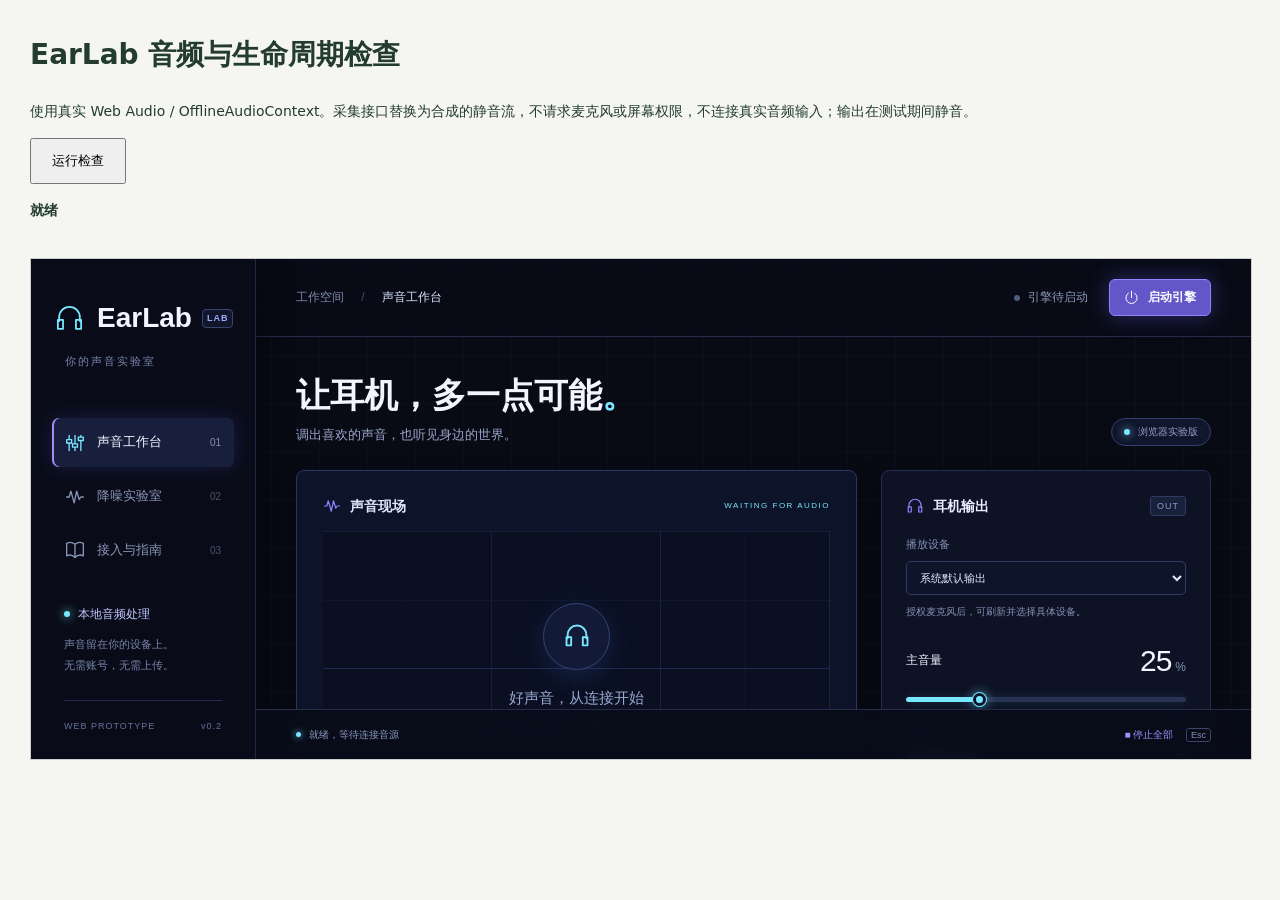
<file: tests/smoke.html>
<!doctype html>
<html lang="zh-CN"><head><meta charset="utf-8"><title>EarLab 自动检查</title><style>
body{font:14px/1.8 system-ui;background:#f5f6f2;color:#233c2f;margin:30px}button{padding:12px 20px;cursor:pointer}iframe{width:100%;height:500px;border:1px solid #ccc;margin-top:20px}li.pass{color:#277b5d}li.fail{color:#b33}#summary{font-weight:bold}pre{white-space:pre-wrap}
</style><script src="smoke.js" defer></script></head><body>
<h1>EarLab 音频与生命周期检查</h1><p>使用真实 Web Audio / OfflineAudioContext。采集接口替换为合成的静音流，不请求麦克风或屏幕权限，不连接真实音频输入；输出在测试期间静音。</p>
<button id="run" disabled>运行检查</button><p id="summary">等待工作台加载…</p><ol id="results"></ol>
<iframe id="app" src="../index.html?smoke=ui-layout" title="被测 EarLab 工作台"></iframe>
</body></html>
</file>
<file: styles.css>
@charset "UTF-8";
:root{--bg:#f5f6f2;--paper:#fff;--ink:#202f2b;--muted:#7a837d;--line:#e6eae3;--green:#277b5d;--mint:#e9f2ec;--sidebar:#182c25;--radius:8px;--serif:Georgia,'Songti SC','SimSun',serif;--sans:'Segoe UI','Microsoft YaHei',sans-serif}
*{box-sizing:border-box}body{margin:0;background:var(--bg);color:var(--ink);font:14px/1.6 var(--sans)}button,input,select{font:inherit}button,a,input,select{-webkit-tap-highlight-color:transparent}button,a{touch-action:manipulation}button{cursor:pointer}button:disabled{cursor:not-allowed;opacity:.45}a{color:inherit;text-decoration:none}svg{width:20px;height:20px;fill:none;stroke:currentColor;stroke-width:1.6;stroke-linecap:round;stroke-linejoin:round;flex-shrink:0}.icon-defs{position:absolute;width:0;height:0;overflow:hidden}button:focus-visible,a:focus-visible,summary:focus-visible,input:focus-visible,select:focus-visible{outline:3px solid #9fcbb4;outline-offset:4px}[hidden]{display:none!important}.sidebar{width:225px;position:fixed;inset:0 auto 0 0;background:var(--sidebar);color:#e9f0e9;padding:37px 21px;z-index:10;display:flex;flex-direction:column}.brand{display:flex;align-items:center;gap:10px;font-size:28px;font-weight:650;letter-spacing:-1.3px}.brand-mark{display:grid;place-items:center;width:35px;height:39px;color:#bee2cb}.brand-mark svg{width:31px;height:31px;stroke-width:1.4}.version{font-size:9px;letter-spacing:1px;color:#a0b4a7;border:1px solid #40554b;border-radius:4px;padding:1px 4px;align-self:center}.sidebar-caption{font-size:11px;color:#8da297;margin:12px 0 43px 13px;letter-spacing:2px}.nav-item{display:flex;align-items:center;gap:12px;padding:14px 13px;margin:5px 0;border-radius:7px;color:#a5b6ac;font-size:13px}.nav-item:hover{background:#263c31;color:#fff}.nav-item.active{color:#eff9ef;background:#344a3d}.nav-item.active svg{color:#c3e3bd}.nav-item span{margin-left:auto;font:10px var(--sans);opacity:.5}.sidebar-bottom{margin-top:auto;padding:25px 12px 54px}.local-indicator{display:flex;align-items:center;gap:8px;font-size:12px;color:#d1e1d5}.local-indicator i,.outline-pill i{width:6px;height:6px;background:#9dca98;border-radius:50%}.sidebar-bottom p{color:#849d8d;font-size:11px;line-height:1.9;margin:10px 0 24px}.build{border-top:1px solid #35483c;padding-top:18px;font-size:9px;letter-spacing:1px;color:#859789;display:flex;justify-content:space-between}.main-shell{margin-left:225px}.topbar{height:78px;display:flex;align-items:center;border-bottom:1px solid var(--line);padding:0 40px;gap:21px;background:#fafbf8}.breadcrumb{margin-right:auto;color:var(--muted);font-size:12px}.breadcrumb span{margin:0 14px;color:#bbc2ba}.breadcrumb b{font-weight:500;color:var(--ink)}.engine-status{display:flex;gap:8px;align-items:center;color:var(--muted);font-size:12px}.engine-status i{width:6px;height:6px;border-radius:50%;background:#adb5ad}.engine-status i.on{background:#3c9a6a;box-shadow:0 0 0 3px #e3f0e4}.button{min-height:40px;display:inline-flex;align-items:center;justify-content:center;gap:9px;padding:10px 16px;border:1px solid #dce3d9;border-radius:6px;background:#fff;color:var(--ink);font-size:12px;font-weight:600;white-space:nowrap;transition:background .15s,transform .15s}.button:hover:not(:disabled){background:#f0f5ec;border-color:#b9cab9}.button:active:not(:disabled){transform:translateY(1px)}.button.primary{background:var(--green);color:white;border-color:var(--green)}.button.primary:hover{background:#1d6449}.button.small{min-height:36px;padding:8px 14px;font-size:12px}.button svg{width:15px;height:15px}.full{width:100%}main{max-width:1360px;padding:36px 40px 92px;margin:auto}.page-heading{display:flex;align-items:flex-end;justify-content:space-between;gap:24px;margin:0 0 24px}.eyebrow{display:none}h1{font-family:var(--serif);font-size:34px;line-height:1.3;font-weight:500;letter-spacing:0;margin:0}h1 span{color:var(--green)}.page-heading p{color:var(--muted);font-size:13px;margin:8px 0 0}.outline-pill{border:1px solid #dce3d6;border-radius:30px;display:inline-flex;align-items:center;gap:8px;padding:5px 12px;font-size:10px;color:#72816e;white-space:nowrap}.outline-pill i{background:#779769}.hero-grid{display:grid;grid-template-columns:minmax(0,1fr) 330px;gap:24px;align-items:stretch}.card{background:var(--paper);border:1px solid var(--line);border-radius:var(--radius);min-width:0}.panel-heading{display:flex;align-items:center;justify-content:space-between;gap:12px;font-size:14px;font-weight:600}.panel-heading>span:first-child{display:flex;align-items:center;gap:9px}.panel-heading svg{width:18px;height:18px}.panel-heading small{font-weight:400;font-size:11px;margin-left:5px;color:#98a096}.monitor{background:#edf2e9;padding:24px 26px 0;display:flex;flex-direction:column;overflow:hidden}.monitor .panel-heading{color:#3d5946}.tiny-label{font-size:8px;letter-spacing:1.5px;font-weight:500;color:#79917a}.monitor-plot{min-height:232px;flex:1;position:relative;margin-top:14px;border-bottom:1px solid #d9e2d5;background:repeating-linear-gradient(0deg,transparent,transparent calc(25% - 1px),#dfe6d9 25%),repeating-linear-gradient(90deg,transparent,transparent calc(16.66% - 1px),#dfe6d9 16.66%)}#spectrum{width:100%;height:100%;position:absolute;inset:0}.monitor-empty{position:absolute;inset:0;display:flex;align-items:center;justify-content:center;flex-direction:column;color:#647c63;gap:7px}.monitor-empty b{font-size:15px;font-weight:500}.monitor-empty>span:last-child{font-size:11px;color:#91a28a}.pulse-ring{width:67px;height:67px;border:1px solid #cddac7;border-radius:50%;display:grid;place-items:center;background:#e8efdf;margin-bottom:9px;box-shadow:0 7px 22px #4c6a4d1f}.pulse-ring svg{width:28px;height:28px;color:#75916e}.plot-labels{display:flex;justify-content:space-between;font:9px var(--sans);color:#8d9c85;margin:12px 0 20px}.monitor-footer{border-top:1px solid #dce4d6;padding:15px 0;display:flex;justify-content:space-between;gap:12px;color:#7f8f78;font-size:10px}.monitor-footer b{font-weight:500;color:#4d644b}.monitor-footer>span:first-child{display:flex;align-items:center;gap:6px}.legend-dot{width:5px;height:5px;background:var(--green);border-radius:50%}.output{padding:24px;display:flex;flex-direction:column}.tag{font-size:9px;letter-spacing:1px;padding:2px 6px;background:#f4f6f0;color:#8a9483;font-weight:500;border-radius:3px}.field-label{font-size:11px;color:#7c877d;display:block;margin:19px 0 7px}select{width:100%;min-width:0;background:#fafbf8;border:1px solid #e2e7dc;border-radius:5px;padding:9px;color:#465146;font-size:11px;text-overflow:ellipsis}.field-hint{font-size:10px;color:#909889;line-height:1.8;margin:8px 0 0}.center{text-align:center}.volume-heading,.slider-heading{display:flex;justify-content:space-between;align-items:center}.volume-heading{margin-top:16px;font-size:12px}.volume-heading strong{font-size:30px;font-weight:450;font-variant-numeric:tabular-nums;letter-spacing:-1px}.volume-heading strong span{font-size:12px;margin-left:4px;color:#8f9a86;letter-spacing:0}input[type=range]{width:100%;height:5px;display:block;margin:12px 0;accent-color:var(--green);cursor:pointer;--fill:25%;appearance:none;border-radius:5px;background:linear-gradient(to right,var(--green) 0 var(--fill),#e5eadd var(--fill) 100%)}input[type=range]::-webkit-slider-thumb{appearance:none;width:13px;height:13px;border:3px solid #fff;border-radius:50%;background:var(--green);box-shadow:0 0 0 1px #83a18a,0 1px 4px #142d2722}input[type=range]::-moz-range-thumb{width:9px;height:9px;border:2px solid white;border-radius:50%;background:var(--green);box-shadow:0 0 0 1px #83a18a}.range-ends{display:flex;justify-content:space-between;font-size:9px;color:#99a18f}.output-stats{display:flex;flex-direction:column;gap:8px;margin:18px 0}.output-stats span{display:flex;justify-content:space-between;color:#8a9383;font-size:10px}.output-stats b{font-weight:500;color:#5e6b57}.green{color:var(--green)!important}.section-title{display:flex;justify-content:space-between;align-items:center;margin:34px 0 14px}.section-title h2{font-size:15px;font-weight:600;margin:0}.section-title>span{color:#99a18f;font-size:10px}.sources-grid{display:grid;grid-template-columns:minmax(0,1fr) minmax(300px,.86fr);gap:16px}.source-card{display:flex;align-items:center;padding:18px;gap:14px}.source-icon{width:40px;height:43px;border-radius:var(--radius);background:#edf3ea;color:#648363;display:grid;place-items:center;flex-shrink:0}.source-icon.beige{background:#f6f1e7;color:#ac9367}.source-copy{min-width:0;flex:1}.source-title{display:flex;align-items:center;gap:8px;flex-wrap:wrap}.source-title h3{font-size:12px;font-weight:600;margin:0}.status-tag{font-size:8px;color:#96a08e;border:1px solid #e6eade;border-radius:3px;padding:0 4px;white-space:nowrap}.status-tag.connected{color:var(--green);background:#eaf5eb;border-color:#d3e5d3}.source-copy p{margin:5px 0 0;font-size:10px;color:#9a9f92;overflow:hidden;text-overflow:ellipsis;white-space:nowrap}.source-card .button{font-size:10px;padding:8px 11px}.source-card .button span{font-size:13px;margin-left:3px}.playback-strip{display:flex;justify-content:space-between;align-items:center;gap:12px;padding:12px 1px 24px;font-size:10px;color:#8d9786}.playback-strip>div{display:flex;align-items:center;gap:15px;flex-shrink:0}.text-button{min-height:32px;border:0;background:none;color:#6a8864;font-size:11px;display:inline-flex;align-items:center;justify-content:center;gap:5px;padding:4px 0}.text-button:hover:not(:disabled){color:#195d3c}.text-button svg{width:13px;height:13px}.processing-grid{display:grid;grid-template-columns:minmax(0,1fr) 340px;gap:24px;align-items:start}.eq-card{padding:24px 24px 20px}.switch{display:inline-flex;position:relative;width:33px;height:19px;cursor:pointer;flex-shrink:0}.switch input{position:absolute;inset:0;opacity:0;width:100%;height:100%;margin:0;z-index:1;cursor:pointer}.switch span{display:block;width:33px;height:19px;border-radius:20px;background:#d7dfd2;transition:background .2s}.switch span:after{content:'';position:absolute;top:3px;left:3px;width:13px;height:13px;border-radius:50%;background:white;box-shadow:0 1px 2px #0001;transition:transform .2s}.switch input:checked+span{background:var(--green)}.switch input:checked+span:after{transform:translateX(14px)}.switch input:focus-visible+span{outline:3px solid #9fcbb4;outline-offset:4px}.switch input:disabled+span{opacity:.5}.preset-row{display:flex;align-items:center;gap:7px;flex-wrap:wrap;margin-top:20px}.preset{min-height:32px;border:1px solid transparent;border-radius:5px;background:#f6f7f3;color:#818b7a;font-size:10px;padding:5px 12px}.preset:hover{background:#edf2e8}.preset.active{background:#e8f0e5;color:#3d7449;border-color:#dce8d7}.reset{margin-left:auto;font-size:10px}.equalizer{display:flex;justify-content:space-around;gap:12px;padding:22px 0 20px;min-height:205px}.eq-band{display:flex;flex-direction:column;align-items:center;gap:12px;min-width:0;flex:1}.eq-band output{font-size:10px;font-variant-numeric:tabular-nums;color:#4f694c}.eq-band label{font-size:10px;color:#849179}.eq-band input[type=range]{writing-mode:vertical-lr;direction:rtl;width:5px;height:124px;margin:0;background:linear-gradient(to top,#6e9671 0 var(--fill),#e7ebdf var(--fill) 100%)}.eq-card.bypassed .equalizer{opacity:.45}.eq-footer{border-top:1px solid var(--line);padding-top:13px;display:flex;justify-content:space-between;gap:12px;color:#95a08c;font-size:9px}.transparency{padding:24px}.section-description{font-size:11px;color:#8e9a85;margin:8px 0 0}.transparency .field-label{margin-top:18px}.device-row{display:flex;gap:8px}.icon-button{min-height:40px;border:1px solid #e2e7dc;background:#fafbf8;border-radius:5px;color:#738a68;width:40px;flex-shrink:0;font-size:18px}.slider-heading{font-size:11px;margin-top:18px}.slider-heading b{font-weight:500;color:#648359;font-size:10px;font-variant-numeric:tabular-nums}.filter-heading{margin-top:15px}.mic-meter{display:flex;justify-content:space-between;align-items:center;gap:12px;margin-top:19px;font-size:9px;color:#8f9e82}.mic-meter>div{width:70px;height:4px;background:#edf0e7;border-radius:10px;overflow:hidden}.mic-meter i{display:block;width:0;height:100%;background:#6b9e6c}.anc-teaser{display:flex;align-items:center;gap:18px;border:1px solid #e0e7d8;border-radius:var(--radius);padding:20px 24px;background:#f0f3ea;margin-top:24px}.teaser-icon{width:38px;height:38px;display:grid;place-items:center;color:#76916b;background:#e5ecdc;border-radius:50%;flex-shrink:0}.anc-teaser h3{font-size:13px;font-weight:500;margin:0}.anc-teaser p{font-size:10px;color:#8c987f;margin:4px 0 0}.teaser-link{display:flex;align-items:center;gap:12px;margin-left:auto;color:#6d8560;font-size:10px;white-space:nowrap}.teaser-link svg{width:16px;height:16px}.anc-teaser:hover{border-color:#b8c9aa}.notice{background:#f2f0e5;border:1px solid #e5dfc9;border-radius:7px;color:#8d7950;font-size:12px;padding:14px 18px;line-height:1.9;margin-bottom:22px}.simulation{padding:28px}#anc-canvas{display:block;width:100%;height:280px;margin-top:20px;background:#fafbf8;border:1px solid var(--line);border-radius:7px}.sim-legend{display:flex;gap:24px;justify-content:center;font-size:11px;color:var(--muted);margin:17px 0}.sim-legend span{display:flex;align-items:center;gap:7px}.sim-legend i{display:inline-block;width:16px;height:2px}.sim-controls{display:grid;grid-template-columns:1fr 1fr 1fr;gap:40px;margin-top:16px}.sim-result{display:flex;align-items:center;gap:28px;border-top:1px solid var(--line);margin-top:25px;padding-top:24px}.sim-result>div{min-width:150px}.sim-result span{font-size:10px;color:var(--muted)}.sim-result strong{display:block;color:var(--green);font-size:35px;line-height:1.4;font-weight:400}.sim-result p{font-size:12px;color:#78866f;flex:1}.explain-grid{display:grid;grid-template-columns:repeat(3,1fr);gap:20px;margin-top:22px}.explain-grid article{padding:25px}.step-number{font-size:10px;color:#95a08b;letter-spacing:1px}.explain-grid h3{font-size:15px;font-weight:500;margin:15px 0 9px}.explain-grid p,.guide-card p{font-size:12px;color:#829078;line-height:1.95;margin:7px 0}.guide-card{padding:28px;margin-bottom:20px}.guide-card h2{font-size:17px;font-weight:500;margin:0 0 20px}.steps{list-style:none;counter-reset:steps;padding:0;margin:0}.steps li{counter-increment:steps;position:relative;padding-left:44px;margin:23px 0}.steps li:before{content:counter(steps,decimal-leading-zero);position:absolute;left:0;top:0;border:1px solid #dde6d6;background:#eff4e8;border-radius:50%;width:27px;height:27px;display:grid;place-items:center;font-size:10px;color:#759368}.steps b{font-size:13px;font-weight:500}.guide-card .notice{margin:20px 0 0}.route{display:flex;align-items:center;flex-wrap:wrap;gap:10px;margin-bottom:16px}.route span{font-size:11px;padding:12px 18px;border:1px solid #e3e9dc;background:#f7f9f2;border-radius:6px}.route b{font-size:14px;color:#91a482}.table-wrap{overflow-x:auto}table{border-collapse:collapse;width:100%;font-size:12px;text-align:left}th{background:#f6f8f1;color:#809473;font-size:11px;font-weight:500}td,th{padding:15px;border-bottom:1px solid var(--line)}td{color:#74816b}td:first-child{color:var(--ink);white-space:nowrap}details{padding:15px 0;border-bottom:1px solid var(--line)}details:last-child{border:0}summary{cursor:pointer;font-size:13px;color:#536b49}code{font-size:11px;background:#f0f3e9;padding:3px 6px;border-radius:4px;overflow-wrap:anywhere}footer{display:flex;justify-content:space-between;margin-top:30px;font-size:9px;color:#9ca591}footer b{font-weight:400;margin:0 6px}footer>span:last-child{display:flex;align-items:center;gap:10px;letter-spacing:1px;font-size:8px}footer i{width:3px;height:3px;border-radius:50%;background:#a2b097}.safety-bar{position:fixed;bottom:0;left:225px;right:0;z-index:15;background:#fcfdf9ef;backdrop-filter:blur(12px);border-top:1px solid #e4e9dc;min-height:50px;padding:0 40px;display:flex;align-items:center;justify-content:space-between;font-size:10px;color:#7e8e71}.safety-bar>span{display:flex;align-items:center;gap:8px;min-width:0}.safety-bar i{width:5px;height:5px;background:#93a788;border-radius:50%;flex-shrink:0}.safety-bar button{min-height:40px;color:#987e69;border:0;background:none;font-size:10px;padding:8px 0 8px 14px;white-space:nowrap}.safety-bar kbd{font:9px var(--sans);border:1px solid #dfdfd3;border-radius:3px;padding:1px 4px;margin-left:10px;color:#9c9e8d}#toast{position:fixed;bottom:68px;left:calc(50% + 110px);transform:translateX(-50%);padding:14px 22px;border-radius:8px;background:#233c2f;color:#f1f7ed;font-size:12px;box-shadow:0 6px 25px #1b332125;max-width:min(600px,85vw);z-index:100}#toast.error{background:#755344}@media(min-width:1550px){main{padding-top:44px}.monitor-plot{min-height:260px}.hero-grid{grid-template-columns:minmax(0,1fr) 360px}.processing-grid{grid-template-columns:minmax(0,1fr) 360px}}
@media(max-width:1180px){.sidebar{width:195px;padding:33px 14px}.main-shell{margin-left:195px}.safety-bar{left:195px}main{padding:30px 26px 92px}.topbar{padding:0 26px}.hero-grid{grid-template-columns:minmax(0,1fr) 310px;gap:18px}.processing-grid{grid-template-columns:minmax(0,1fr) 310px;gap:18px}.source-card{flex-wrap:wrap;padding:16px}.source-card .button{margin-left:54px;width:calc(100% - 54px)}.sources-grid{gap:14px}.eq-card{padding:22px 18px}.preset{padding:5px 8px}.eq-footer{flex-direction:column;gap:4px}.tiny-label{font-size:7px;letter-spacing:.7px}.teaser-link{font-size:0;gap:0}.explain-grid{gap:12px}.sim-result{gap:18px}}
@media(max-width:930px){.sidebar{width:76px;padding:25px 12px}.brand{font-size:0;gap:0;justify-content:center}.brand-mark{width:38px}.version,.sidebar-caption,.nav-item span,.sidebar-bottom{display:none}.sidebar nav{margin-top:40px}.nav-item{font-size:0;justify-content:center;padding:15px;gap:0}.nav-item svg{width:21px;height:21px}.main-shell{margin-left:76px}.safety-bar{left:76px}.page-heading h1{font-size:29px}.outline-pill{font-size:9px}.sources-grid{grid-template-columns:1fr}.source-card{flex-wrap:nowrap}.source-card .button{width:auto;margin:0}.explain-grid{grid-template-columns:1fr}.explain-grid article{padding:22px}.explain-grid h3{margin-top:8px}#toast{left:calc(50% + 38px)}}
@media(max-width:700px){.sidebar{position:static;width:100%;height:auto;padding:14px 18px;flex-direction:row;align-items:center;gap:18px}.brand{font-size:23px;gap:5px}.brand-mark svg{width:25px;height:25px}.sidebar nav{display:flex;margin:0 0 0 auto;gap:3px}.nav-item{margin:0;padding:10px}.main-shell{margin-left:0}.topbar{height:62px;padding:0 18px;gap:12px}.breadcrumb{font-size:10px}.breadcrumb span{margin:0 6px}.engine-status{font-size:0;gap:0}.button.small{min-height:38px;font-size:10px;padding:7px 10px}main{padding:26px 18px 84px}.page-heading{margin-bottom:22px;align-items:flex-start}.page-heading h1{font-size:26px;letter-spacing:0}.page-heading p{font-size:11px}.page-heading .outline-pill{display:none}.hero-grid,.processing-grid{grid-template-columns:1fr}.monitor{padding:20px 18px 0}.monitor-plot{min-height:215px}.monitor-footer{flex-wrap:wrap}.output{padding:20px}.output-stats{margin-top:17px}.sources-grid{grid-template-columns:1fr;gap:10px}.source-card{flex-wrap:nowrap}.source-card .button{width:auto;margin:0;min-height:40px}.source-icon{width:33px;height:36px}.source-card{gap:10px}.source-title h3{font-size:11px}.source-copy p{font-size:9px}.source-card .button{font-size:9px;padding:7px 8px}.playback-strip{align-items:flex-start;flex-direction:column;gap:7px;padding:12px 0 20px}.playback-strip>div{width:100%;justify-content:space-between}.section-title>span{font-size:9px}.eq-footer{flex-direction:row;gap:6px;font-size:8px}.preset{font-size:10px}.anc-teaser{padding:17px 14px;gap:12px}.anc-teaser h3{font-size:11px}.anc-teaser p{font-size:9px}.teaser-icon{width:30px;height:30px}.safety-bar{left:0;min-height:50px;padding:0 18px;font-size:9px}.safety-bar button{min-height:40px;padding-left:10px}#toast{left:50%;width:max-content;font-size:11px}.simulation,.guide-card{padding:20px}.sim-controls{grid-template-columns:1fr;gap:7px}.sim-result{flex-wrap:wrap;gap:10px}.sim-result p{min-width:150px}.sim-result .button{width:100%;margin-bottom:8px}.sim-legend{gap:10px;font-size:9px}.sim-legend i{width:10px}#anc-canvas{height:210px}.route{gap:7px}.route span{font-size:10px;padding:8px}.notice{font-size:11px;padding:12px 14px}footer{font-size:8px}footer>span:last-child{font-size:7px;gap:6px}}
.enhancement-card{padding:22px 24px 20px;margin-bottom:24px;background:#fbfcf7}.enhancement-card .section-description{max-width:68ch}.scene-row{display:grid;grid-template-columns:repeat(4,minmax(0,1fr));gap:8px;margin-top:18px}.scene{min-height:38px;border:1px solid #e1e8dc;border-radius:6px;background:#fff;color:#6f7e6c;font-size:11px;font-weight:600;padding:8px 10px}.scene:hover{background:#f0f5ec;border-color:#bfd0b9}.scene.active{background:#e7f0e7;border-color:#b7d0b9;color:#246b4f}.enhancement-grid{display:grid;grid-template-columns:repeat(3,minmax(0,1fr));gap:22px;margin-top:18px}.enhancement-switches{display:flex;gap:10px;flex-wrap:wrap;border-top:1px solid var(--line);margin-top:18px;padding-top:16px}.enhancement-switches label{min-height:36px;display:inline-flex;align-items:center;gap:8px;border:1px solid #e3e9dc;border-radius:6px;background:#fff;padding:8px 12px;font-size:11px;color:#5f6e5b}.enhancement-switches input{accent-color:var(--green)}.enhancement-switches span{color:#809076;font-size:10px}
@media(max-width:930px){.enhancement-grid{grid-template-columns:1fr}.scene-row{grid-template-columns:repeat(2,minmax(0,1fr))}}
@media(max-width:700px){.enhancement-card{padding:20px 18px}.scene-row{gap:7px}.scene{font-size:10px;padding:8px 6px}.enhancement-switches{display:grid;grid-template-columns:1fr 1fr}.enhancement-switches label{justify-content:center;padding:8px 6px}}
@media(prefers-reduced-motion:reduce){*{scroll-behavior:auto!important;transition:none!important}}

/* Cyber audio workstation theme: restrained neon on a dark instrument surface. */
:root{--bg:#080a14;--paper:#101426;--ink:#edf2ff;--muted:#8f9abd;--line:#252d4a;--green:#78e8ff;--mint:#151d38;--sidebar:#090c18;--radius:8px;--serif:'Segoe UI', 'Microsoft YaHei', sans-serif;--sans:'Segoe UI','Microsoft YaHei',sans-serif}
html{background:var(--bg)}
body{background:var(--bg);color:var(--ink);font-family:var(--sans);background-image:linear-gradient(rgba(93,105,190,.045) 1px,transparent 1px),linear-gradient(90deg,rgba(93,105,190,.045) 1px,transparent 1px);background-size:48px 48px}
body:before{content:'';position:fixed;inset:0;pointer-events:none;background:linear-gradient(120deg,rgba(73,93,204,.08),transparent 36%,rgba(157,76,232,.07));mix-blend-mode:screen;z-index:-1}
.sidebar{background:#090c18;border-right:1px solid #202745;box-shadow:10px 0 28px rgba(0,0,0,.28);color:#e5eaff}
.brand{color:#f2f5ff;letter-spacing:0;font-weight:700}.brand-mark{color:#77e8ff}.version{color:#9eaaff;border-color:#39436c;background:#11162a}
.sidebar-caption{color:#7784ad}.nav-item{color:#8995b8}.nav-item:hover{background:#121a34;color:#fff}.nav-item.active{background:#171f3d;color:#f5f7ff;box-shadow:inset 2px 0 0 #a78bfa,0 0 18px rgba(105,111,255,.18)}.nav-item.active svg{color:#78e8ff}
.sidebar-bottom{color:#8792b7}.local-indicator{color:#c1caff}.local-indicator i{background:#78e8ff;box-shadow:0 0 10px #78e8ff}.sidebar-bottom p{color:#7885aa}.build{border-color:#252d4a;color:#66739b}
.main-shell{background:transparent}.topbar{background:rgba(9,12,24,.86);border-color:#252d4a;backdrop-filter:blur(14px)}.breadcrumb{color:#7f8bad}.breadcrumb span{color:#404b71}.breadcrumb b{color:#dbe3ff}.engine-status{color:#8c98bc}.engine-status i{background:#4f5b80}.engine-status i.on{background:#78e8ff;box-shadow:0 0 0 3px rgba(120,232,255,.14),0 0 13px rgba(120,232,255,.75)}
.button{background:#12182d;border-color:#303b63;color:#e9edff;box-shadow:0 5px 16px rgba(0,0,0,.16)}.button:hover:not(:disabled){background:#192342;border-color:#6875c5;box-shadow:0 0 20px rgba(104,117,220,.22)}.button.primary{background:#6356c9;border-color:#8f83ff;color:#fff;box-shadow:0 0 22px rgba(122,103,255,.34)}.button.primary:hover{background:#7969e6}
h1{font-family:var(--serif);color:#f2f4ff;font-weight:650}h1 span{color:#78e8ff}.page-heading p{color:#99a5c9}.outline-pill{border-color:#33406b;color:#92a0c8;background:#10162b}.outline-pill i{background:#78e8ff;box-shadow:0 0 8px #78e8ff}
.card{background:rgba(14,19,38,.9);border-color:#252e4f;box-shadow:0 12px 32px rgba(0,0,0,.2)}.panel-heading{color:#e8edff}.panel-heading svg{color:#8f83ff}.panel-heading small{color:#7987b0}.tag{background:#18203a;color:#8d9bca;border:1px solid #303b63}
.monitor{background:#0d1328;border-color:#2c3760}.monitor .panel-heading{color:#dfe6ff}.monitor-plot{background-color:#0a1022;border-color:#2b3761;background-image:repeating-linear-gradient(0deg,transparent,transparent calc(25% - 1px),#202b4d 25%),repeating-linear-gradient(90deg,transparent,transparent calc(16.66% - 1px),#202b4d 16.66%)}.monitor-empty{color:#9aa8d1}.monitor-empty>span:last-child{color:#6e7da8}.pulse-ring{border-color:#334474;background:#121a37;box-shadow:0 7px 24px rgba(44,68,145,.32)}.pulse-ring svg{color:#78e8ff}.tiny-label{color:#78e8ff}.plot-labels{color:#7181ad}.monitor-footer{border-color:#26335a;color:#7987ad}.monitor-footer b{color:#d9e3ff}.legend-dot{background:#78e8ff;box-shadow:0 0 8px #78e8ff}
.output-stats span,.field-label,.section-title>span,.field-hint,.range-ends{color:#8491b5}.output-stats b{color:#d3dcfa}.green{color:#78e8ff!important}select{background:#0e152b;border-color:#303b63;color:#e4eaff}.volume-heading strong{color:#f3f5ff}.volume-heading strong span{color:#8290b6}
input[type=range]{accent-color:#78e8ff;background:linear-gradient(to right,#78e8ff 0 var(--fill),#293353 var(--fill) 100%);box-shadow:0 0 10px rgba(120,232,255,.14)}input[type=range]::-webkit-slider-thumb{background:#78e8ff;border-color:#0e152b;box-shadow:0 0 0 1px #78e8ff,0 0 12px rgba(120,232,255,.75)}input[type=range]::-moz-range-thumb{background:#78e8ff;border-color:#0e152b;box-shadow:0 0 0 1px #78e8ff,0 0 12px rgba(120,232,255,.75)}
.source-icon{background:#141d3a;color:#78e8ff}.source-icon.beige{background:#211a3d;color:#c3a5ff}.status-tag{color:#8492bb;border-color:#303b63}.status-tag.connected{color:#78e8ff;background:#102d3d;border-color:#2f7892}.source-copy p{color:#7e8caf}.text-button{color:#8e9dca}.text-button:hover:not(:disabled){color:#78e8ff}.enhancement-card{background:rgba(16,21,43,.92)}.scene{background:#11182e;border-color:#2e3960;color:#94a1c8}.scene:hover{background:#182342;border-color:#6775c7}.scene.active{background:#20204a;border-color:#8c7dff;color:#e4deff;box-shadow:0 0 16px rgba(137,119,255,.25)}.enhancement-switches{border-color:#273258}.enhancement-switches label{background:#11182e;border-color:#303b63;color:#aeb9dc}.enhancement-switches span{color:#8291b9}.enhancement-switches input{accent-color:#78e8ff}
.eq-card.bypassed .equalizer{opacity:.45}.eq-band output{color:#a9b8e4}.eq-band label{color:#8290b7}.eq-footer{border-color:#273258;color:#7f8eb6}.transparency{background:rgba(15,20,40,.92)}.icon-button{background:#10172e;border-color:#303b63;color:#78e8ff}.mic-meter{color:#8291b9}.mic-meter>div{background:#202b4b}.mic-meter i{background:#78e8ff;box-shadow:0 0 8px #78e8ff}
.anc-teaser{background:#111a32;border-color:#303b63}.teaser-icon{background:#1d2148;color:#b398ff}.anc-teaser p{color:#8592b8}.teaser-link{color:#78e8ff}.anc-teaser:hover{border-color:#8c7dff;box-shadow:0 0 24px rgba(137,119,255,.2)}.notice{background:#211b3b;border-color:#51427e;color:#c5b8f4}.simulation{background:rgba(14,19,38,.92)}#anc-canvas{background:#0b1225;border-color:#2b3761}.sim-legend,.sim-result span{color:#8491b8}.sim-result{border-color:#273258}.sim-result strong{color:#78e8ff}.sim-result p{color:#96a4c7}.explain-grid article{background:#10162d}.step-number{color:#8b79e8}.explain-grid p,.guide-card p{color:#8997bc}.guide-card h2{color:#e8edff}.route span{background:#11182e;border-color:#303b63;color:#aeb9dc}.route b{color:#78e8ff}th{background:#151e3a;color:#9aa9d2}td{border-color:#273258;color:#8997bc}td:first-child{color:#e5eaff}summary{color:#a9b8e4}code{background:#1a2240;color:#b9c8f4}.safety-bar{background:rgba(9,12,24,.88);border-color:#252d4a;color:#8b99be}.safety-bar i{background:#78e8ff;box-shadow:0 0 7px #78e8ff}.safety-bar button{color:#9f8fff}.safety-bar kbd{border-color:#39436b;color:#8290b6}#toast{background:#151c3a;color:#ecf2ff;box-shadow:0 8px 30px rgba(0,0,0,.42);border:1px solid #3d4b82}#toast.error{background:#3b203d}
::selection{background:#735be8;color:#fff}::-webkit-scrollbar{width:10px;height:10px}::-webkit-scrollbar-track{background:#090d1b}::-webkit-scrollbar-thumb{background:#2d3962;border:2px solid #090d1b;border-radius:8px}::-webkit-scrollbar-thumb:hover{background:#5969ae}
.preset{background:#11182e;color:#94a1c8;border-color:#2e3960}.preset:hover{background:#182342;border-color:#6775c7}.preset.active{background:#20204a;color:#e4deff;border-color:#8c7dff;box-shadow:0 0 16px rgba(137,119,255,.25)}
.eq-band input[type=range]{background:linear-gradient(to top,#78e8ff 0 var(--fill),#293353 var(--fill) 100%)}
.switch span{background:#293353}.switch input:checked+span{background:#6356c9}.switch input:focus-visible+span{outline:3px solid #78e8ff;outline-offset:4px}
button:focus-visible,a:focus-visible,summary:focus-visible,input:focus-visible,select:focus-visible{outline-color:#78e8ff}
</file>
